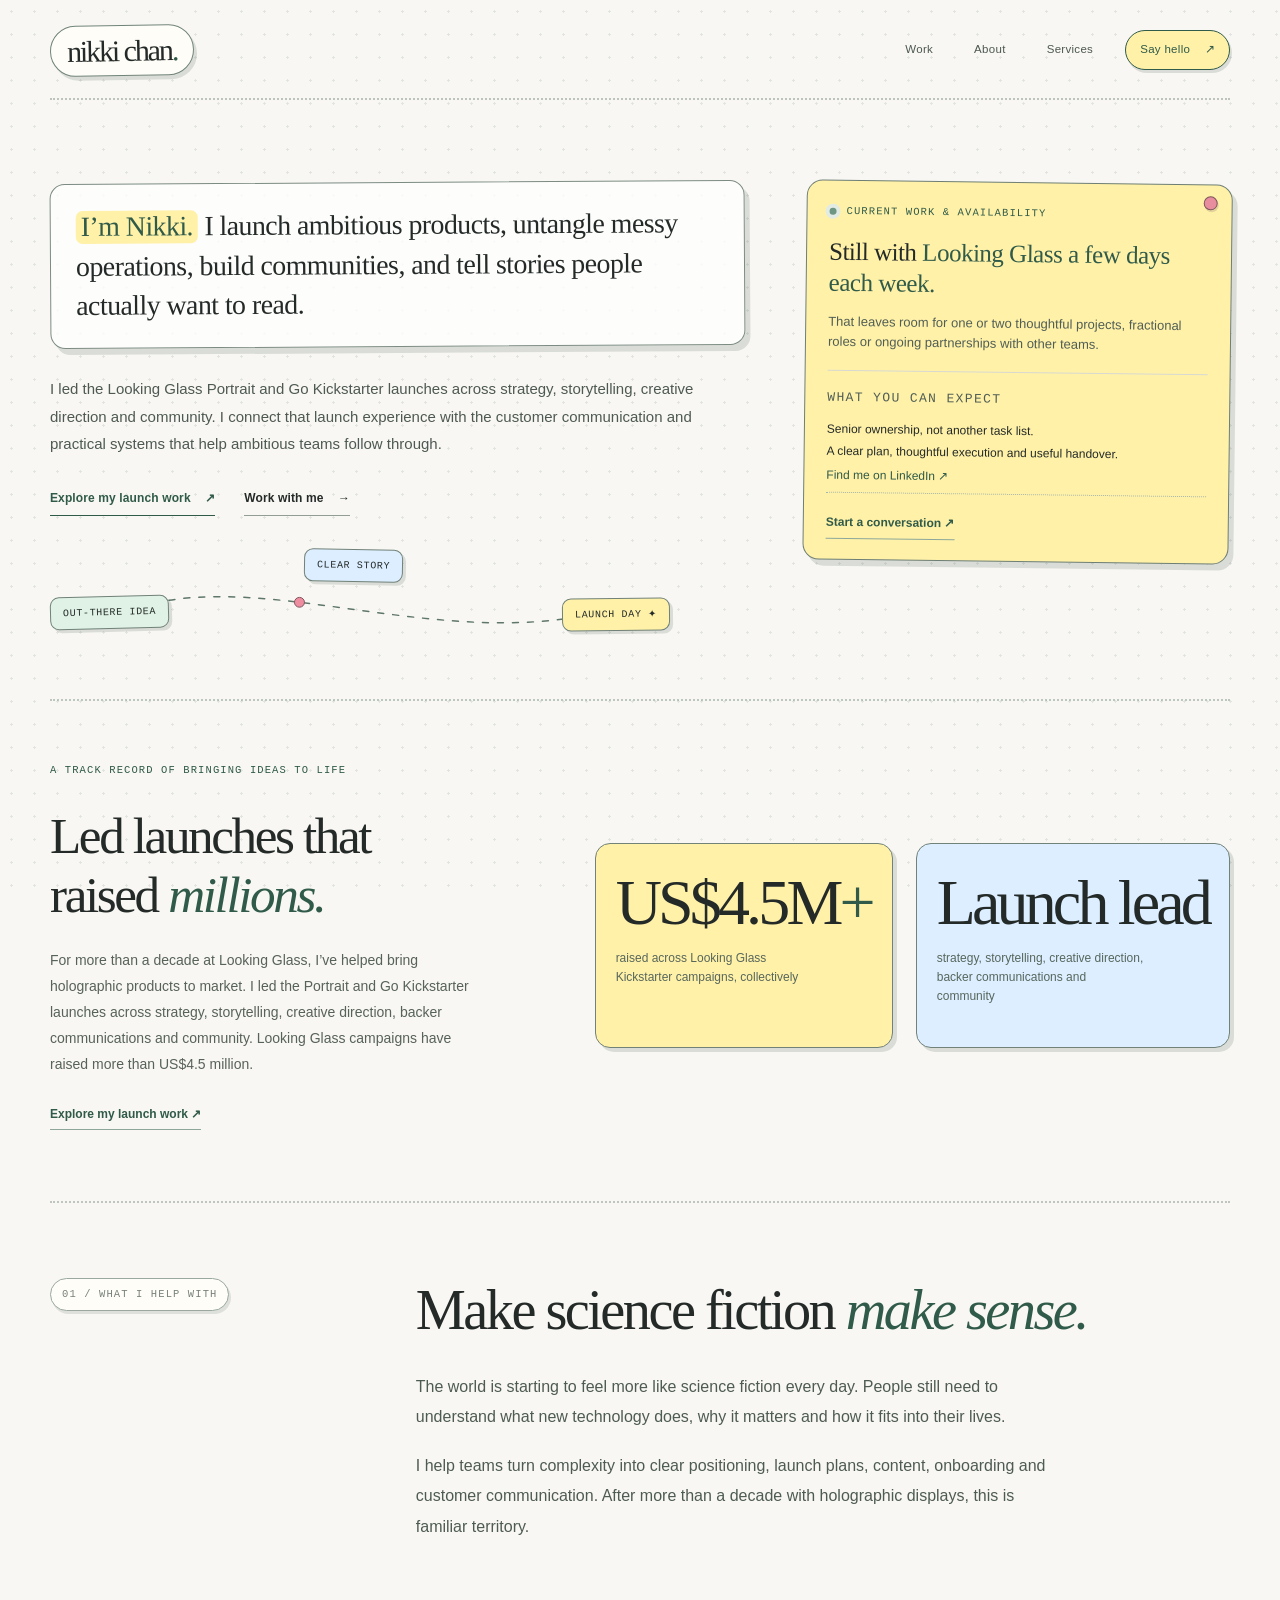
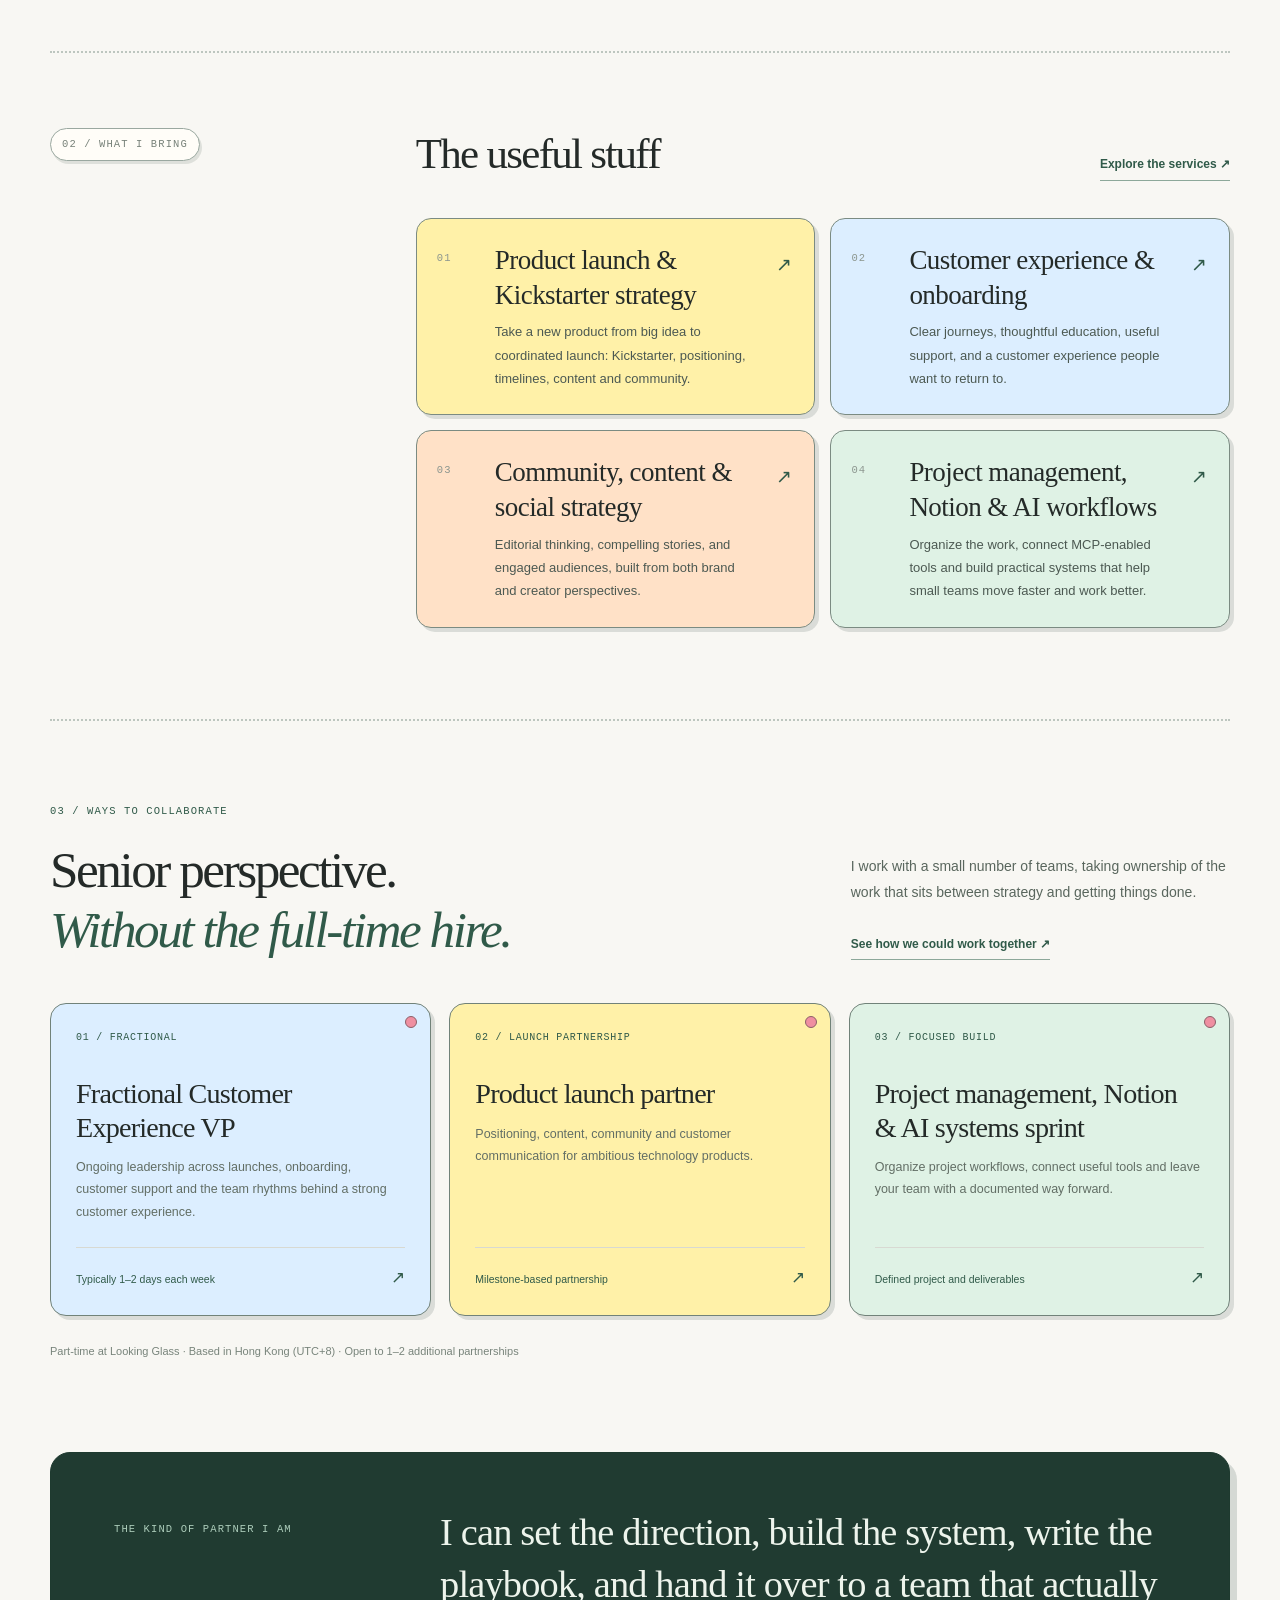
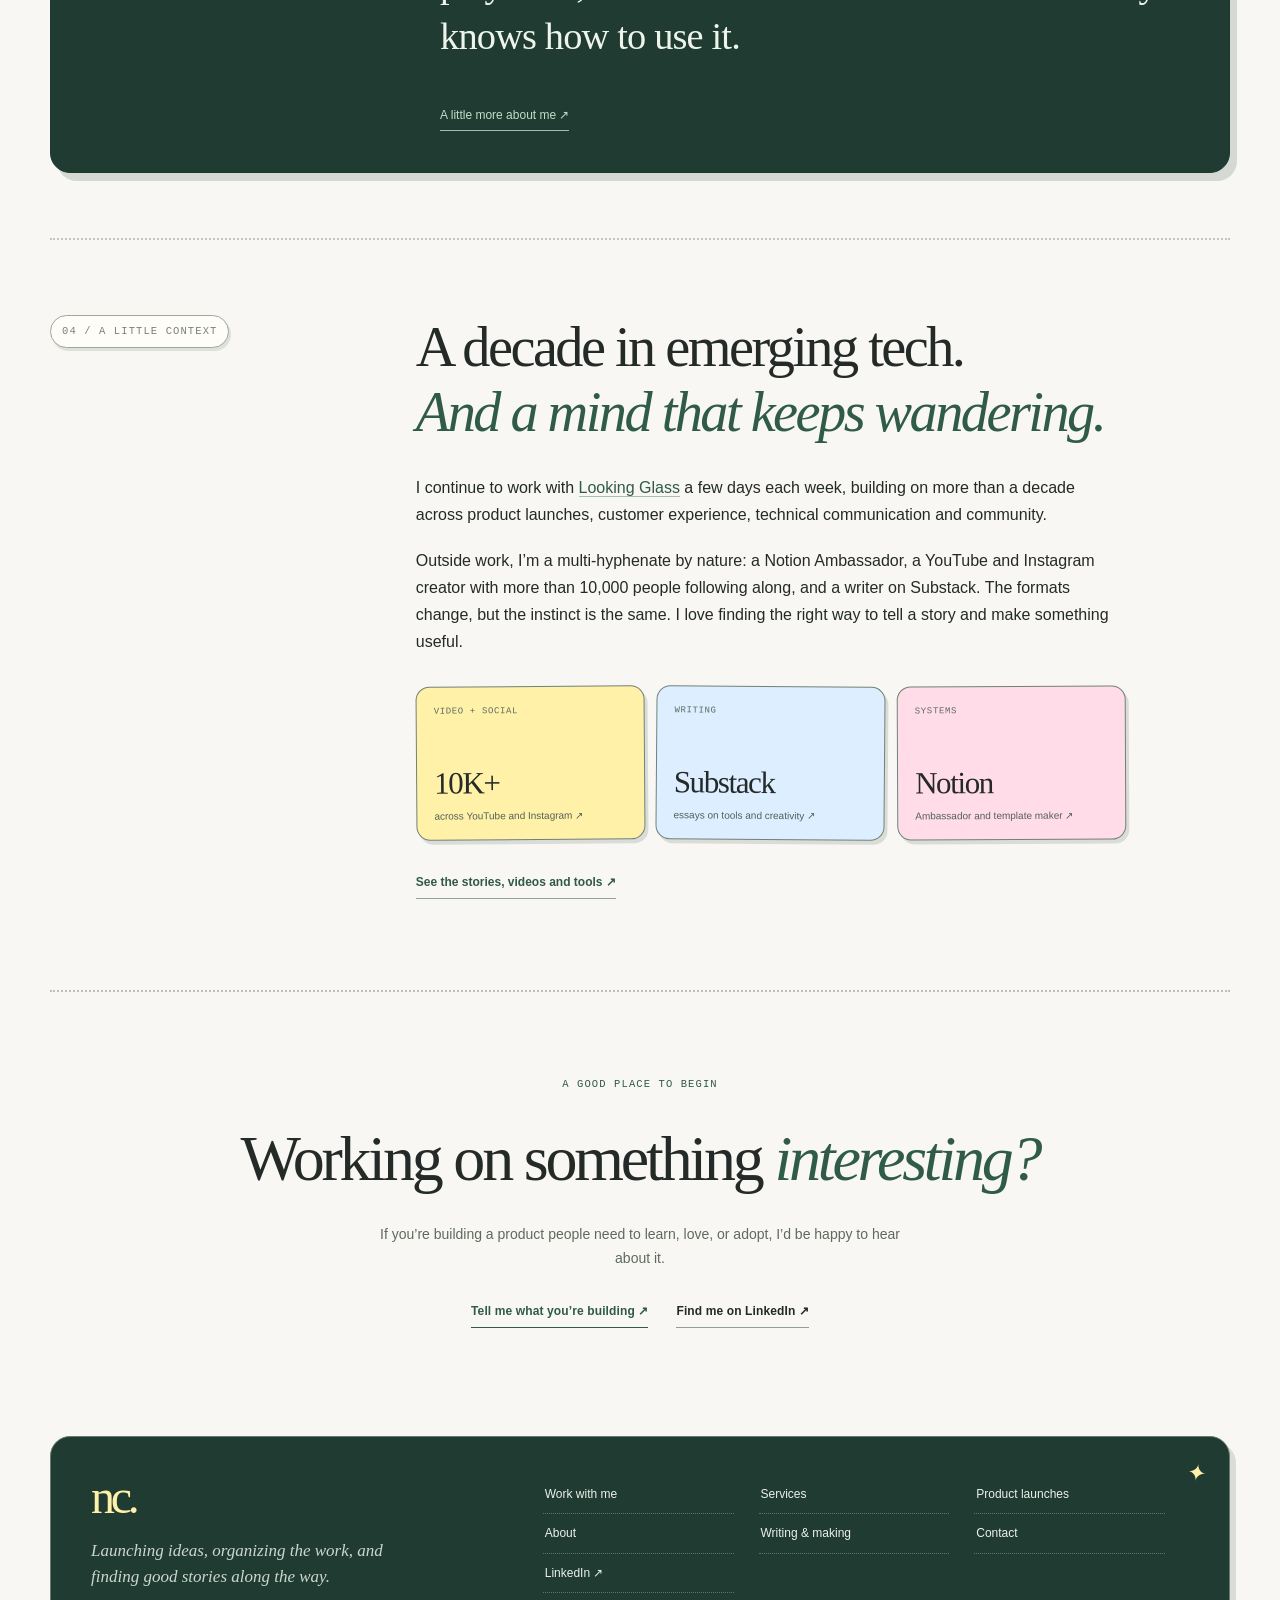
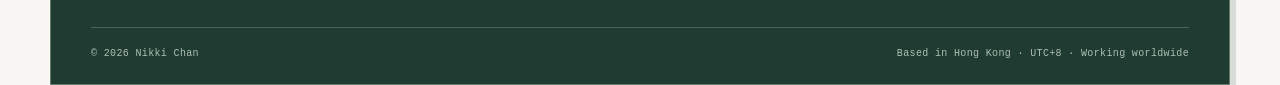
<file: index.html>
<!DOCTYPE html>

<html lang="en"><head><meta charset="utf-8"/><meta content="width=device-width,initial-scale=1" name="viewport"/>
<title>Nikki Chan | Product Launch &amp; Kickstarter Consultant</title><meta content="Product launch and Kickstarter consultant for technology and hardware teams. Nikki Chan led Looking Glass Portrait and Go. Based in Hong Kong, working worldwide." name="description"/>
<meta content="index, follow, max-image-preview:large" name="robots"/><link href="https://nikki.garden/" rel="canonical"/>
<meta content="website" property="og:type"/><meta content="en_HK" property="og:locale"/><meta content="Nikki Chan" property="og:site_name"/><meta content="Nikki Chan | Product Launch &amp; Kickstarter Consultant" property="og:title"/><meta content="Product launch and Kickstarter consultant for technology and hardware teams. Nikki Chan led Looking Glass Portrait and Go. Based in Hong Kong, working worldwide." property="og:description"/><meta content="https://nikki.garden/" property="og:url"/><meta content="https://nikki.garden/assets/og-card.png" property="og:image"/><meta content="1200" property="og:image:width"/><meta content="630" property="og:image:height"/>
<meta content="summary_large_image" name="twitter:card"/><meta content="Nikki Chan | Product Launch &amp; Kickstarter Consultant" name="twitter:title"/><meta content="Product launch and Kickstarter consultant for technology and hardware teams. Nikki Chan led Looking Glass Portrait and Go. Based in Hong Kong, working worldwide." name="twitter:description"/><meta content="https://nikki.garden/assets/og-card.png" name="twitter:image"/>
<meta content="#f8f7f3" name="theme-color"/><link href="./assets/favicon.svg" rel="icon" type="image/svg+xml"/><link href="./assets/styles.css?v=20261107-12" rel="stylesheet"/>
<script type="application/ld+json">{"@context": "https://schema.org", "@type": "Person", "name": "Nikki Chan", "alternateName": "Nicole Chan", "jobTitle": "Part-time Looking Glass customer experience and technical writing leader; independent launch and operations consultant", "description": "Hong Kong-based launch and operations leader working part-time with Looking Glass and available for selected consulting and fractional partnerships. Notion Ambassador and independent creator.", "url": "https://nikki.garden/", "sameAs": ["https://www.linkedin.com/in/nikkichanlkg", "https://www.youtube.com/@nikkikaigi", "https://nikkic.substack.com/", "https://lookingglassfactory.com/about"], "worksFor": {"@type": "Organization", "name": "Looking Glass", "url": "https://lookingglassfactory.com"}, "homeLocation": {"@type": "Place", "name": "Hong Kong"}, "knowsAbout": ["Kickstarter launch strategy", "Project management", "Team operations", "Notion workspace design", "AI-assisted workflows", "Customer onboarding", "Customer experience", "Community strategy", "Social media strategy", "YouTube content creation", "Technical writing", "Editorial writing"], "hasOfferCatalog": {"@type": "OfferCatalog", "name": "Consulting and fractional leadership", "itemListElement": [{"@type": "OfferCatalog", "name": "Product launches and Kickstarter campaigns"}, {"@type": "OfferCatalog", "name": "Project management and team operations"}, {"@type": "OfferCatalog", "name": "Notion and AI-first systems"}, {"@type": "OfferCatalog", "name": "Customer experience, onboarding and support"}, {"@type": "OfferCatalog", "name": "Community, content and social strategy"}]}}</script></head><body><a class="skip" href="#main">Skip to content</a>
<div class="site-shell"><header class="site-header"><a aria-label="Nikki Chan, home" class="wordmark" href="./">nikki chan<span class="wordmark-dot">.</span></a><nav aria-label="Main navigation"><a href="./work/">Work</a><a href="./about/">About</a><a href="./services/">Services</a><a class="nav-contact" href="./contact/">Say hello <span aria-hidden="true">↗</span></a></nav></header><main id="main">
<section aria-labelledby="hero-title" class="hero creative-hero">
<div class="hero-main">
<h1 class="hero-introduction" id="hero-title"><span class="hero-name">I’m Nikki.</span> I launch ambitious products, untangle messy operations, build communities, and tell stories people actually want to read.</h1>
<p class="hero-intro">I led the Looking Glass Portrait and Go Kickstarter launches across strategy, storytelling, creative direction and community. I connect that launch experience with the customer communication and practical systems that help ambitious teams follow through.</p>
<div class="hero-actions"><a class="text-link primary-link" href="./launches/">Explore my launch work <span aria-hidden="true">↗</span></a><a class="text-link" href="./work-with-me/">Work with me <span aria-hidden="true">→</span></a></div>
<div aria-hidden="true" class="hero-journey">
<svg class="hero-journey-line" preserveAspectRatio="none" viewBox="0 0 620 120"><path class="journey-path" d="M62 72 C190 8 385 112 558 64"></path><circle class="journey-dot" cx="0" cy="0" r="5"><animateMotion dur="6s" path="M62 72 C190 8 385 112 558 64" repeatCount="indefinite"></animateMotion></circle></svg>
<span class="journey-card journey-idea">out-there idea</span><span class="journey-card journey-story">clear story</span><span class="journey-card journey-launch">launch day ✦</span>
</div>
</div>
<aside aria-label="Availability for fractional and project partnerships" class="hero-aside"><div class="availability"><div class="availability-kicker"><span aria-hidden="true" class="pulse"></span> Current work &amp; availability</div><p class="availability-line">Still with <strong>Looking Glass a few days each week.</strong></p><p>That leaves room for one or two thoughtful projects, fractional roles or ongoing partnerships with other teams.</p><div class="aside-rule"></div><p class="aside-label">What you can expect</p><div class="elsewhere-links"><span>Senior ownership, not another task list.</span><span>A clear plan, thoughtful execution and useful handover.</span><a href="https://www.linkedin.com/in/nikkichanlkg" rel="noopener noreferrer" target="_blank">Find me on LinkedIn ↗</a></div><a class="minor-link" href="./contact/">Start a conversation <span aria-hidden="true">↗</span></a></div><div class="margin-note">The interesting parts don’t fit on a CV.</div></aside>
</section><section aria-label="Product launch experience" class="launch-proof">
<div class="launch-proof-intro"><p class="eyebrow">A track record of bringing ideas to life</p><h2>Led launches that raised <em>millions.</em></h2><p>For more than a decade at Looking Glass, I’ve helped bring holographic products to market. I led the Portrait and Go Kickstarter launches across strategy, storytelling, creative direction, backer communications and community. Looking Glass campaigns have raised more than US$4.5 million.</p><a class="minor-link" href="./launches/">Explore my launch work <span aria-hidden="true">↗</span></a></div>
<div class="launch-proof-metrics"><div class="proof-metric"><span class="proof-number">US$4.5M<span class="proof-plus">+</span></span><span class="proof-label">raised across Looking Glass Kickstarter campaigns, collectively</span></div><div class="proof-metric"><span class="proof-number">Launch lead</span><span class="proof-label">strategy, storytelling, creative direction, backer communications and community</span></div></div>
</section>
<section aria-labelledby="why-title" class="section intro-section"><div class="section-marker">01 / What I help with</div><div class="section-content narrow"><h2 class="statement" id="why-title">Make science fiction <em>make sense.</em></h2><p>The world is starting to feel more like science fiction every day. People still need to understand what new technology does, why it matters and how it fits into their lives.</p><p>I help teams turn complexity into clear positioning, launch plans, content, onboarding and customer communication. After more than a decade with holographic displays, this is familiar territory.</p></div></section>
<section aria-labelledby="services-title" class="section"><div class="section-marker">02 / What I bring</div><div class="section-content"><div class="section-heading"><h2 id="services-title">The useful stuff</h2><a class="minor-link" href="./services/">Explore the services ↗</a></div>
<div class="service-list">
<a class="service-item" href="./launches/"><span class="num">01</span><div><h3>Product launch &amp; Kickstarter strategy</h3><p>Take a new product from big idea to coordinated launch: Kickstarter, positioning, timelines, content and community.</p></div><span aria-hidden="true" class="service-arrow">↗</span></a>
<a class="service-item" href="./services/#cx"><span class="num">02</span><div><h3>Customer experience &amp; onboarding</h3><p>Clear journeys, thoughtful education, useful support, and a customer experience people want to return to.</p></div><span aria-hidden="true" class="service-arrow">↗</span></a>
<a class="service-item" href="./services/#content"><span class="num">03</span><div><h3>Community, content &amp; social strategy</h3><p>Editorial thinking, compelling stories, and engaged audiences, built from both brand and creator perspectives.</p></div><span aria-hidden="true" class="service-arrow">↗</span></a>
<a class="service-item" href="./services/#operations"><span class="num">04</span><div><h3>Project management, Notion &amp; AI workflows</h3><p>Organize the work, connect MCP-enabled tools and build practical systems that help small teams move faster and work better.</p></div><span aria-hidden="true" class="service-arrow">↗</span></a></div></div></section>
<section aria-labelledby="work-models-title" class="engagement-home" id="working-together">
<div class="engagement-home-heading"><div><p class="eyebrow">03 / Ways to collaborate</p><h2 id="work-models-title">Senior perspective.<br/><em>Without the full-time hire.</em></h2></div>
<div class="engagement-home-lede"><p>I work with a small number of teams, taking ownership of the work that sits between strategy and getting things done.</p><a class="minor-link" href="./work-with-me/">See how we could work together ↗</a></div></div>
<div class="engagement-mini-grid">
<a class="engagement-mini" href="./work-with-me/#fractional"><span class="mini-num">01 / FRACTIONAL</span><h3>Fractional Customer Experience VP</h3><p>Ongoing leadership across launches, onboarding, customer support and the team rhythms behind a strong customer experience.</p><span class="mini-meta">Typically 1–2 days each week <span aria-hidden="true">↗</span></span></a>
<a class="engagement-mini" href="./work-with-me/#launch"><span class="mini-num">02 / LAUNCH PARTNERSHIP</span><h3>Product launch partner</h3><p>Positioning, content, community and customer communication for ambitious technology products.</p><span class="mini-meta">Milestone-based partnership <span aria-hidden="true">↗</span></span></a>
<a class="engagement-mini" href="./work-with-me/#sprint"><span class="mini-num">03 / FOCUSED BUILD</span><h3>Project management, Notion &amp; AI systems sprint</h3><p>Organize project workflows, connect useful tools and leave your team with a documented way forward.</p><span class="mini-meta">Defined project and deliverables <span aria-hidden="true">↗</span></span></a>
</div>
<p class="engagement-footnote">Part-time at Looking Glass · Based in Hong Kong (UTC+8) · Open to 1–2 additional partnerships</p>
</section><section class="feature-band"><span class="feature-label">The kind of partner I am</span><p>I can set the direction, build the system, write the playbook, and hand it over to a team that actually knows how to use it.</p><a href="./about/">A little more about me ↗</a></section>
<section aria-labelledby="context-title" class="section"><div class="section-marker">04 / A little context</div><div class="section-content narrow"><h2 class="statement" id="context-title">A decade in emerging tech.<br/><em>And a mind that keeps wandering.</em></h2><p>I continue to work with <a class="inline-link" href="https://lookingglassfactory.com/" rel="noopener noreferrer" target="_blank">Looking Glass</a> a few days each week, building on more than a decade across product launches, customer experience, technical communication and community.</p><p>Outside work, I’m a multi-hyphenate by nature: a Notion Ambassador, a YouTube and Instagram creator with more than 10,000 people following along, and a writer on Substack. The formats change, but the instinct is the same. I love finding the right way to tell a story and make something useful.</p><div aria-label="Creative work and audience" class="creator-proof-grid"><a class="creator-proof" href="https://www.youtube.com/@nikkikaigi" rel="noopener noreferrer" target="_blank"><span class="creator-proof-kicker">Video + social</span><strong>10K+</strong><small>across YouTube and Instagram ↗</small></a><a class="creator-proof" href="https://nikkic.substack.com/" rel="noopener noreferrer" target="_blank"><span class="creator-proof-kicker">Writing</span><strong>Substack</strong><small>essays on tools and creativity ↗</small></a><a class="creator-proof" href="https://nikkiccccc.gumroad.com/l/HyperCardOSNotionTemplate" rel="noopener noreferrer" target="_blank"><span class="creator-proof-kicker">Systems</span><strong>Notion</strong><small>Ambassador and template maker ↗</small></a></div><a class="minor-link" href="./writing/">See the stories, videos and tools ↗</a></div></section>
<section aria-labelledby="cta-title" class="last-cta"><p class="eyebrow">A good place to begin</p><h2 id="cta-title">Working on something <em>interesting?</em></h2><p>If you’re building a product people need to learn, love, or adopt, I’d be happy to hear about it.</p><div class="cta-links"><a class="primary-link text-link" href="./contact/">Tell me what you’re building ↗</a><a class="text-link" href="https://www.linkedin.com/in/nikkichanlkg" rel="noopener noreferrer" target="_blank">Find me on LinkedIn ↗</a></div></section>
</main>
<footer class="site-footer"><div><a class="footer-mark" href="./">nc.</a><p>Launching ideas, organizing the work, and finding good stories along the way.</p></div>
<div class="footer-links"><a href="./work-with-me/">Work with me</a><a href="./services/">Services</a><a href="./launches/">Product launches</a><a href="./about/">About</a><a href="./writing/">Writing &amp; making</a><a href="./contact/">Contact</a><a href="https://www.linkedin.com/in/nikkichanlkg" rel="me noopener noreferrer" target="_blank">LinkedIn ↗</a></div>
<div class="footer-bottom"><span>© <span id="year">2026</span> Nikki Chan</span><span>Based in Hong Kong · UTC+8 · Working worldwide</span></div></footer></div>
<script defer="" src="./assets/site.js"></script></body></html>
</file>
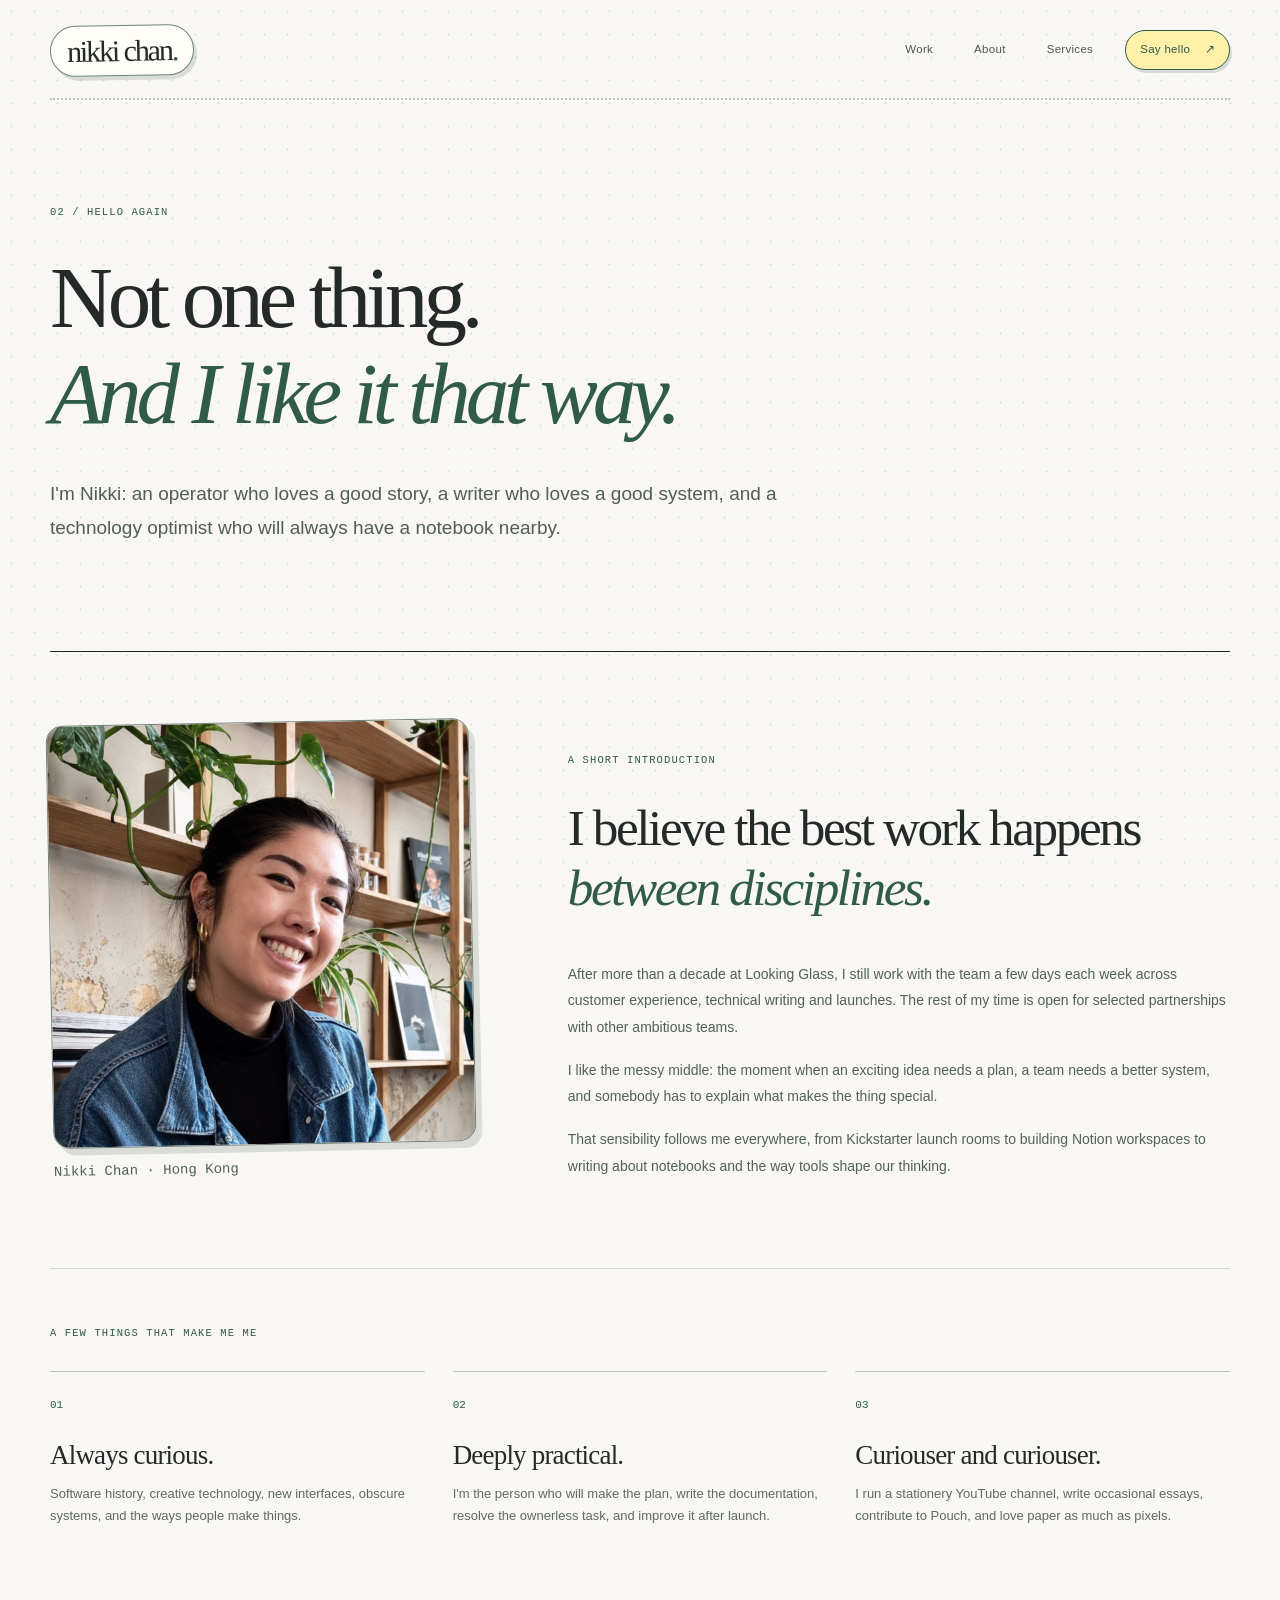
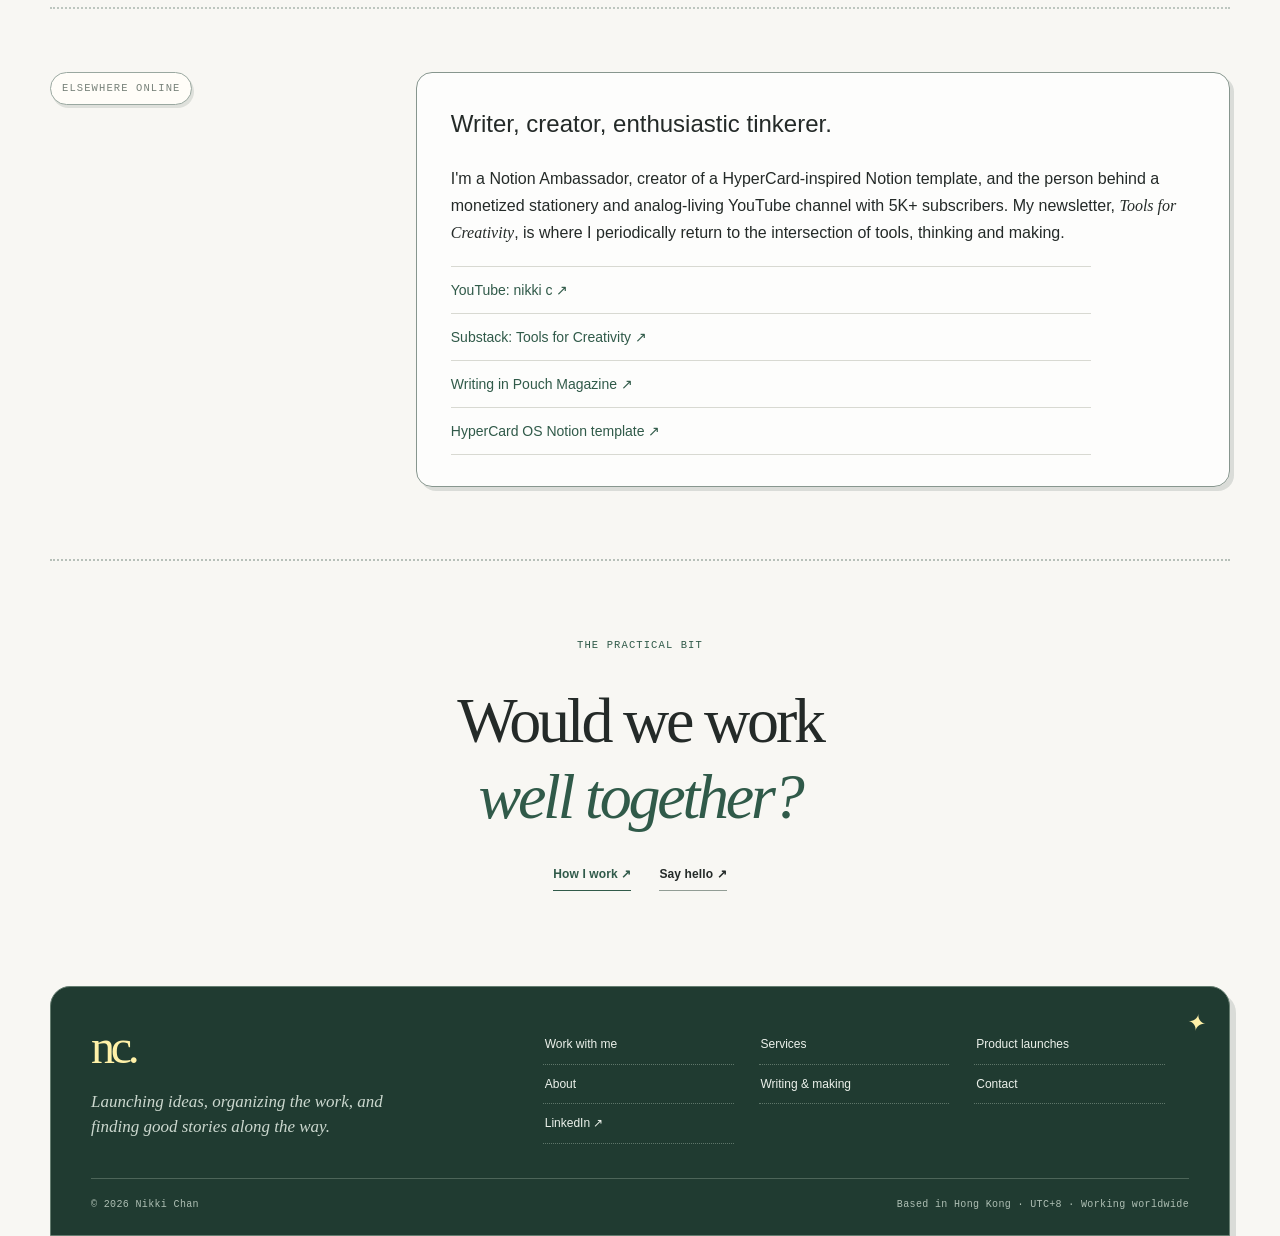
<file: about/index.html>
<!DOCTYPE html>

<html lang="en"><head><meta charset="utf-8"/><meta content="width=device-width,initial-scale=1" name="viewport"/>
<title>About Nikki Chan | Launch Leader, Writer, Notion Ambassador &amp; Creator</title><meta content="Meet Nikki Chan: a Hong Kong-based launch and customer experience leader working with Looking Glass a few days each week and open to selected new projects." name="description"/>
<meta content="index, follow, max-image-preview:large" name="robots"/><link href="https://nikki.garden/about/" rel="canonical"/>
<meta content="website" property="og:type"/><meta content="en_HK" property="og:locale"/><meta content="Nikki Chan" property="og:site_name"/><meta content="About Nikki Chan | Launch Leader, Writer, Notion Ambassador &amp; Creator" property="og:title"/><meta content="Meet Nikki Chan: a Hong Kong-based launch and customer experience leader working with Looking Glass a few days each week and open to selected new projects." property="og:description"/><meta content="https://nikki.garden/about/" property="og:url"/><meta content="https://nikki.garden/assets/og-card.png" property="og:image"/><meta content="1200" property="og:image:width"/><meta content="630" property="og:image:height"/>
<meta content="summary_large_image" name="twitter:card"/><meta content="About Nikki Chan | Launch Leader, Writer, Notion Ambassador &amp; Creator" name="twitter:title"/><meta content="Meet Nikki Chan: a Hong Kong-based launch and customer experience leader working with Looking Glass a few days each week and open to selected new projects." name="twitter:description"/><meta content="https://nikki.garden/assets/og-card.png" name="twitter:image"/>
<meta content="#f8f7f3" name="theme-color"/><link href="../assets/favicon.svg" rel="icon" type="image/svg+xml"/><link href="../assets/styles.css?v=20261107-11" rel="stylesheet"/>
<script type="application/ld+json">{"@context": "https://schema.org", "@type": "Person", "name": "Nikki Chan", "alternateName": "Nicole Chan", "jobTitle": "Part-time Looking Glass customer experience and technical writing leader; independent launch and operations consultant", "description": "Hong Kong-based launch and operations leader working part-time with Looking Glass and available for selected consulting and fractional partnerships. Notion Ambassador and independent creator.", "url": "https://nikki.garden/", "sameAs": ["https://www.linkedin.com/in/nikkichanlkg", "https://www.youtube.com/@nikkikaigi", "https://nikkic.substack.com/", "https://lookingglassfactory.com/about"], "worksFor": {"@type": "Organization", "name": "Looking Glass", "url": "https://lookingglassfactory.com"}, "homeLocation": {"@type": "Place", "name": "Hong Kong"}, "knowsAbout": ["Kickstarter launch strategy", "Project management", "Team operations", "Notion workspace design", "AI-assisted workflows", "Customer onboarding", "Customer experience", "Community strategy", "Social media strategy", "YouTube content creation", "Technical writing", "Editorial writing"], "hasOfferCatalog": {"@type": "OfferCatalog", "name": "Consulting and fractional leadership", "itemListElement": [{"@type": "OfferCatalog", "name": "Product launches and Kickstarter campaigns"}, {"@type": "OfferCatalog", "name": "Project management and team operations"}, {"@type": "OfferCatalog", "name": "Notion and AI-first systems"}, {"@type": "OfferCatalog", "name": "Customer experience, onboarding and support"}, {"@type": "OfferCatalog", "name": "Community, content and social strategy"}]}}</script></head><body><a class="skip" href="#main">Skip to content</a>
<div class="site-shell"><header class="site-header"><a aria-label="Nikki Chan, home" class="wordmark" href="../">nikki chan<span class="wordmark-dot">.</span></a><nav aria-label="Main navigation"><a href="../work/">Work</a><a href="../about/">About</a><a href="../services/">Services</a><a class="nav-contact" href="../contact/">Say hello <span aria-hidden="true">↗</span></a></nav></header><main id="main"><section class="page-hero about-page"><p class="eyebrow">02 / Hello again</p><h1>Not one thing.<br/><em>And I like it that way.</em></h1><p class="page-lede">I'm Nikki: an operator who loves a good story, a writer who loves a good system, and a technology optimist who will always have a notebook nearby.</p></section>
<section class="about-feature"><div class="about-portrait-frame"><img alt="Portrait of Nikki Chan" class="portrait-photo" height="1254" loading="lazy" src="../assets/portrait-hd.jpg" width="1254"/><p class="portrait-caption">Nikki Chan · Hong Kong</p></div><div class="about-feature-body"><p class="eyebrow">A short introduction</p><h2>I believe the best work happens <em>between disciplines.</em></h2><p>After more than a decade at Looking Glass, I still work with the team a few days each week across customer experience, technical writing and launches. The rest of my time is open for selected partnerships with other ambitious teams.</p><p>I like the messy middle: the moment when an exciting idea needs a plan, a team needs a better system, and somebody has to explain what makes the thing special.</p><p>That sensibility follows me everywhere, from Kickstarter launch rooms to building Notion workspaces to writing about notebooks and the way tools shape our thinking.</p></div></section>
<section class="about-manifesto"><p class="eyebrow">A few things that make me me</p><div class="manifesto-grid"><div><span>01</span><h3>Always curious.</h3><p>Software history, creative technology, new interfaces, obscure systems, and the ways people make things.</p></div><div><span>02</span><h3>Deeply practical.</h3><p>I'm the person who will make the plan, write the documentation, resolve the ownerless task, and improve it after launch.</p></div><div><span>03</span><h3>Curiouser and curiouser.</h3><p>I run a stationery YouTube channel, write occasional essays, contribute to Pouch, and love paper as much as pixels.</p></div></div></section>
<section class="page-section"><div class="section-marker">Elsewhere online</div><div class="page-section-body"><h2>Writer, creator, enthusiastic tinkerer.</h2><p>I'm a Notion Ambassador, creator of a HyperCard-inspired Notion template, and the person behind a monetized stationery and analog-living YouTube channel with 5K+ subscribers. My newsletter, <em>Tools for Creativity</em>, is where I periodically return to the intersection of tools, thinking and making.</p><div class="external-link-list"><a href="https://www.youtube.com/@nikkikaigi" rel="noopener noreferrer" target="_blank">YouTube: nikki c ↗</a><a href="https://nikkic.substack.com/" rel="noopener noreferrer" target="_blank">Substack: Tools for Creativity ↗</a><a href="https://shop.pouchmagazine.com/b/digital-pouch-issue-3" rel="noopener noreferrer" target="_blank">Writing in Pouch Magazine ↗</a><a href="https://nikkiccccc.gumroad.com/l/HyperCardOSNotionTemplate" rel="noopener noreferrer" target="_blank">HyperCard OS Notion template ↗</a></div></div></section>
<section class="last-cta compact"><p class="eyebrow">The practical bit</p><h2>Would we work<br/><em>well together?</em></h2><div class="cta-links"><a class="text-link primary-link" href="../work-with-me/">How I work ↗</a><a class="text-link" href="../contact/">Say hello ↗</a></div></section></main>
<footer class="site-footer"><div><a class="footer-mark" href="../">nc.</a><p>Launching ideas, organizing the work, and finding good stories along the way.</p></div>
<div class="footer-links"><a href="../work-with-me/">Work with me</a><a href="../services/">Services</a><a href="../launches/">Product launches</a><a href="../about/">About</a><a href="../writing/">Writing &amp; making</a><a href="../contact/">Contact</a><a href="https://www.linkedin.com/in/nikkichanlkg" rel="me noopener noreferrer" target="_blank">LinkedIn ↗</a></div>
<div class="footer-bottom"><span>© <span id="year">2026</span> Nikki Chan</span><span>Based in Hong Kong · UTC+8 · Working worldwide</span></div></footer></div>
<script defer="" src="../assets/site.js"></script></body></html>
</file>
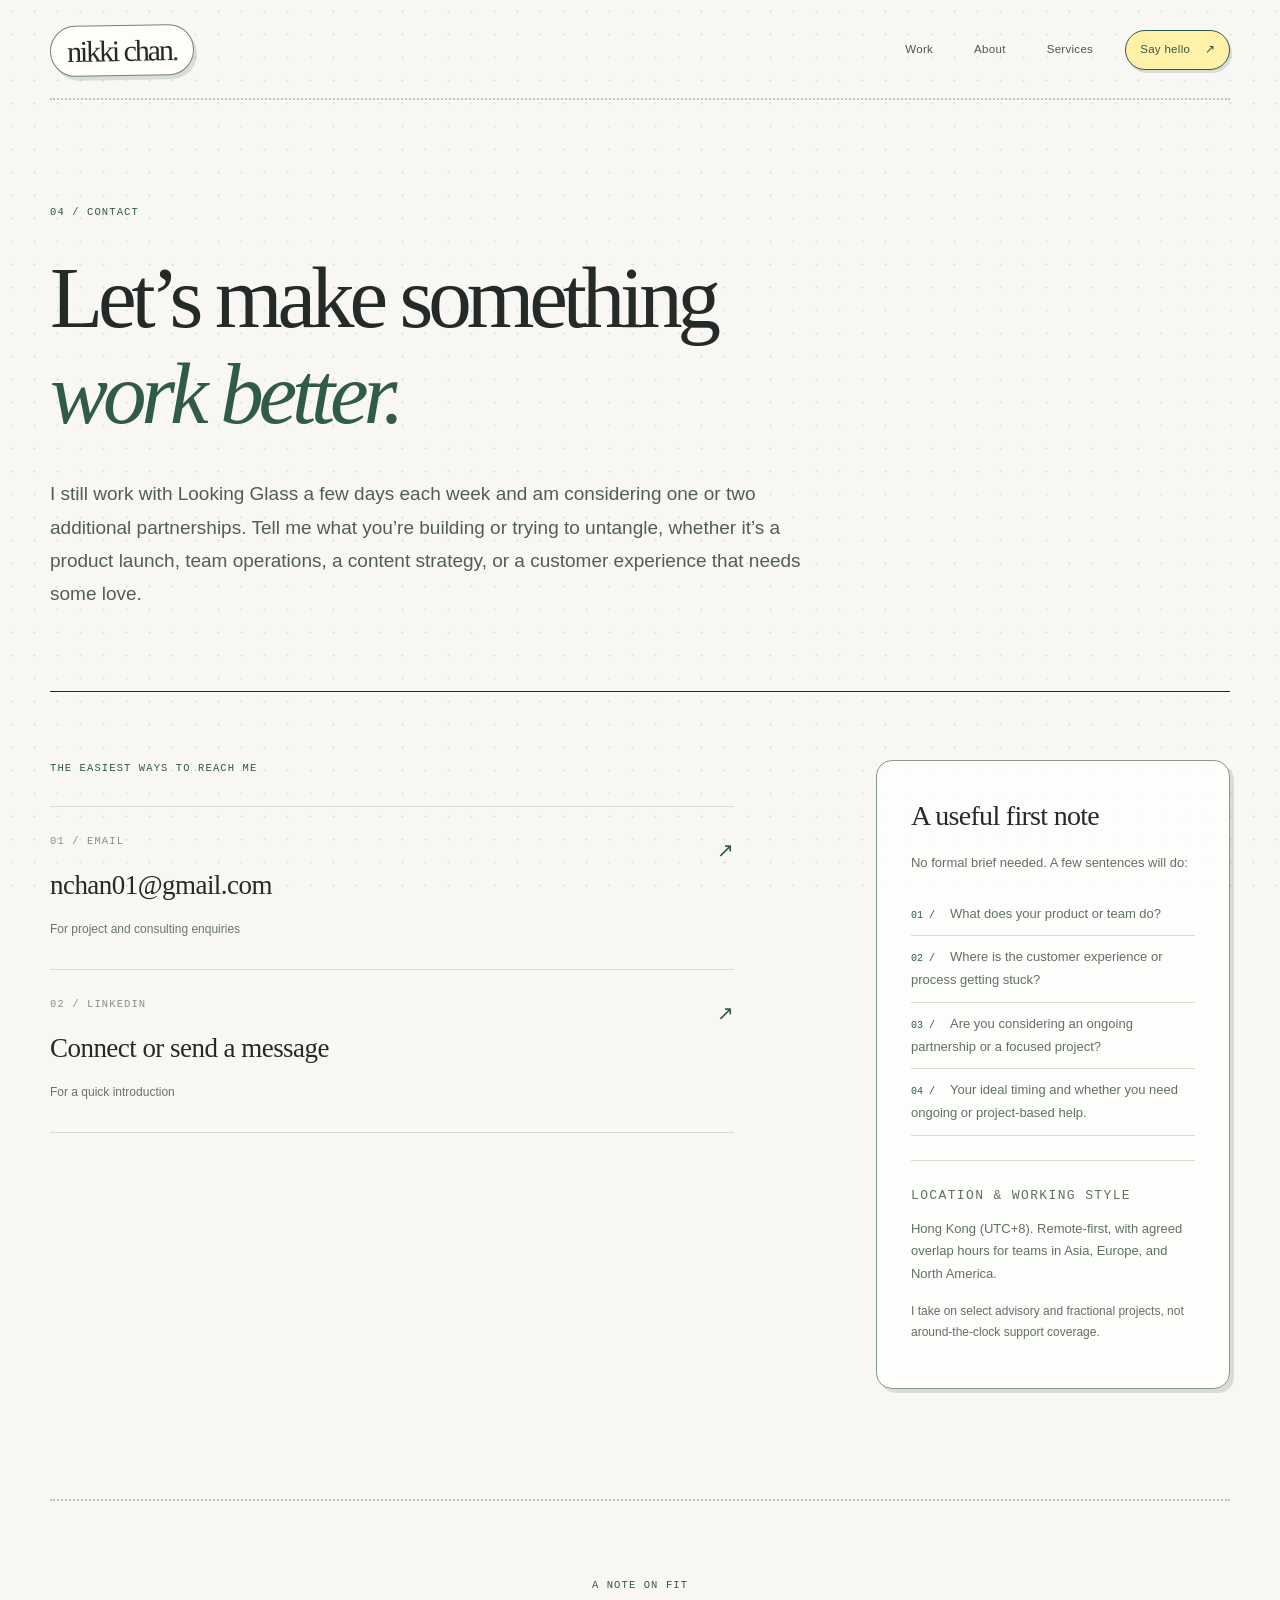
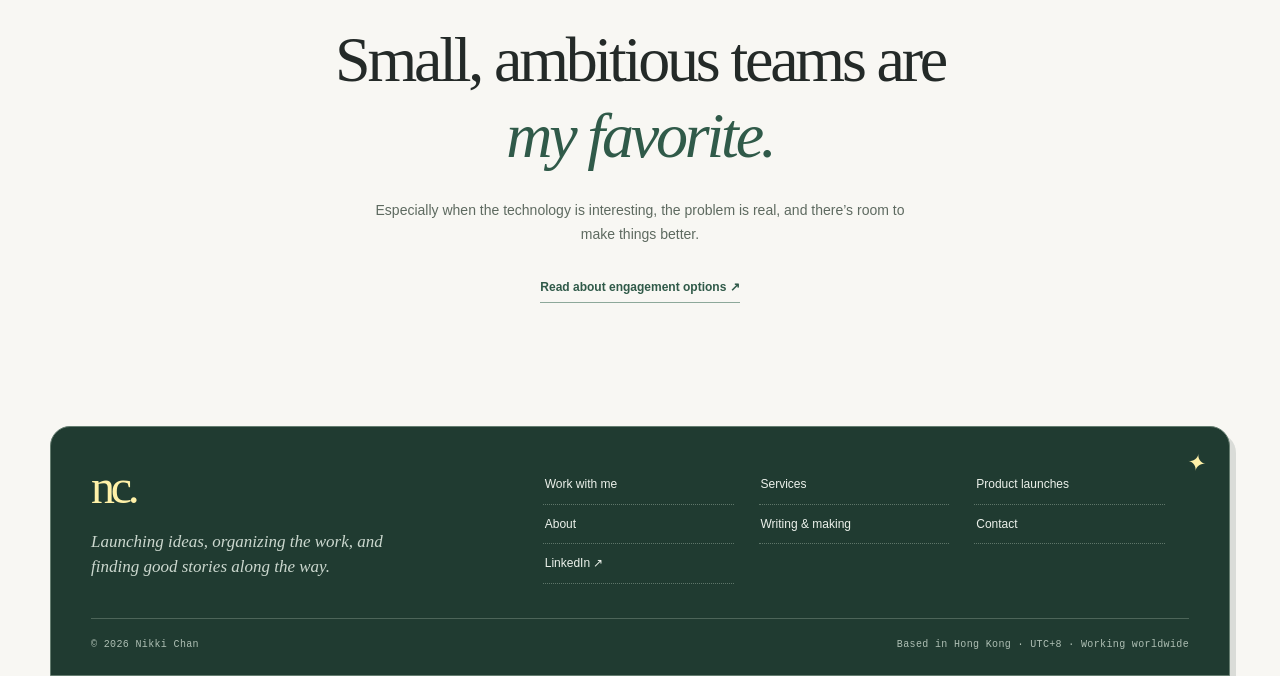
<file: contact/index.html>
<!DOCTYPE html>

<html lang="en"><head><meta charset="utf-8"/><meta content="width=device-width,initial-scale=1" name="viewport"/>
<title>Contact Nikki Chan | Launch &amp; Operations Consultant in Hong Kong</title><meta content="Contact Nikki Chan about selected fractional and project work. Nikki continues to work with Looking Glass a few days each week and has room for other partnerships." name="description"/>
<meta content="index, follow, max-image-preview:large" name="robots"/><link href="https://nikki.garden/contact/" rel="canonical"/>
<meta content="website" property="og:type"/><meta content="en_HK" property="og:locale"/><meta content="Nikki Chan" property="og:site_name"/><meta content="Contact Nikki Chan | Launch &amp; Operations Consultant in Hong Kong" property="og:title"/><meta content="Contact Nikki Chan about selected fractional and project work. Nikki continues to work with Looking Glass a few days each week and has room for other partnerships." property="og:description"/><meta content="https://nikki.garden/contact/" property="og:url"/><meta content="https://nikki.garden/assets/og-card.png" property="og:image"/><meta content="1200" property="og:image:width"/><meta content="630" property="og:image:height"/>
<meta content="summary_large_image" name="twitter:card"/><meta content="Contact Nikki Chan | Launch &amp; Operations Consultant in Hong Kong" name="twitter:title"/><meta content="Contact Nikki Chan about selected fractional and project work. Nikki continues to work with Looking Glass a few days each week and has room for other partnerships." name="twitter:description"/><meta content="https://nikki.garden/assets/og-card.png" name="twitter:image"/>
<meta content="#f8f7f3" name="theme-color"/><link href="../assets/favicon.svg" rel="icon" type="image/svg+xml"/><link href="../assets/styles.css?v=20261106-6" rel="stylesheet"/>
<script type="application/ld+json">{"@context": "https://schema.org", "@type": "Person", "name": "Nikki Chan", "alternateName": "Nicole Chan", "jobTitle": "Part-time Looking Glass customer experience and technical writing leader; independent launch and operations consultant", "description": "Hong Kong-based launch and operations leader working part-time with Looking Glass and available for selected consulting and fractional partnerships. Notion Ambassador and independent creator.", "url": "https://nikki.garden/", "sameAs": ["https://www.linkedin.com/in/nikkichanlkg", "https://www.youtube.com/@nikkikaigi", "https://nikkic.substack.com/", "https://lookingglassfactory.com/about"], "worksFor": {"@type": "Organization", "name": "Looking Glass", "url": "https://lookingglassfactory.com"}, "homeLocation": {"@type": "Place", "name": "Hong Kong"}, "knowsAbout": ["Kickstarter launch strategy", "Project management", "Team operations", "Notion workspace design", "AI-assisted workflows", "Customer onboarding", "Customer experience", "Community strategy", "Social media strategy", "YouTube content creation", "Technical writing", "Editorial writing"], "hasOfferCatalog": {"@type": "OfferCatalog", "name": "Consulting and fractional leadership", "itemListElement": [{"@type": "OfferCatalog", "name": "Product launches and Kickstarter campaigns"}, {"@type": "OfferCatalog", "name": "Project management and team operations"}, {"@type": "OfferCatalog", "name": "Notion and AI-first systems"}, {"@type": "OfferCatalog", "name": "Customer experience, onboarding and support"}, {"@type": "OfferCatalog", "name": "Community, content and social strategy"}]}}</script></head><body><a class="skip" href="#main">Skip to content</a>
<div class="site-shell"><header class="site-header"><a aria-label="Nikki Chan, home" class="wordmark" href="../">nikki chan<span class="wordmark-dot">.</span></a><nav aria-label="Main navigation"><a href="../work/">Work</a><a href="../about/">About</a><a href="../services/">Services</a><a class="nav-contact" href="../contact/">Say hello <span aria-hidden="true">↗</span></a></nav></header><main id="main"><section class="page-hero contact-hero"><p class="eyebrow">04 / Contact</p><h1>Let’s make something<br/><em>work better.</em></h1><p class="page-lede">I still work with Looking Glass a few days each week and am considering one or two additional partnerships. Tell me what you’re building or trying to untangle, whether it’s a product launch, team operations, a content strategy, or a customer experience that needs some love.</p></section>
<section class="contact-grid"><div><p class="eyebrow">The easiest ways to reach me</p><a class="contact-method" href="mailto:nchan01@gmail.com" id="email-link"><span><span class="contact-label">01 / Email</span><strong id="contact-email">nchan01@gmail.com</strong><small>For project and consulting enquiries</small></span><span aria-hidden="true" class="contact-arrow">↗</span></a><a class="contact-method" href="https://www.linkedin.com/in/nikkichanlkg" rel="noopener noreferrer" target="_blank"><span><span class="contact-label">02 / LinkedIn</span><strong>Connect or send a message</strong><small>For a quick introduction</small></span><span aria-hidden="true" class="contact-arrow">↗</span></a></div>
<aside class="contact-note"><h2>A useful first note</h2><p>No formal brief needed. A few sentences will do:</p><ol><li>What does your product or team do?</li><li>Where is the customer experience or process getting stuck?</li><li>Are you considering an ongoing partnership or a focused project?</li><li>Your ideal timing and whether you need ongoing or project-based help.</li></ol><div class="aside-rule"></div><p class="aside-label">Location &amp; working style</p><p>Hong Kong (UTC+8). Remote-first, with agreed overlap hours for teams in Asia, Europe, and North America.</p><p class="contact-small">I take on select advisory and fractional projects, not around-the-clock support coverage.</p></aside></section>
<section class="last-cta compact"><p class="eyebrow">A note on fit</p><h2>Small, ambitious teams are<br/><em>my favorite.</em></h2><p>Especially when the technology is interesting, the problem is real, and there’s room to make things better.</p><p><a class="minor-link" href="../work-with-me/">Read about engagement options ↗</a></p></section></main>
<footer class="site-footer"><div><a class="footer-mark" href="../">nc.</a><p>Launching ideas, organizing the work, and finding good stories along the way.</p></div>
<div class="footer-links"><a href="../work-with-me/">Work with me</a><a href="../services/">Services</a><a href="../launches/">Product launches</a><a href="../about/">About</a><a href="../writing/">Writing &amp; making</a><a href="../contact/">Contact</a><a href="https://www.linkedin.com/in/nikkichanlkg" rel="me noopener noreferrer" target="_blank">LinkedIn ↗</a></div>
<div class="footer-bottom"><span>© <span id="year">2026</span> Nikki Chan</span><span>Based in Hong Kong · UTC+8 · Working worldwide</span></div></footer></div>
<script defer="" src="../assets/site.js"></script></body></html>
</file>
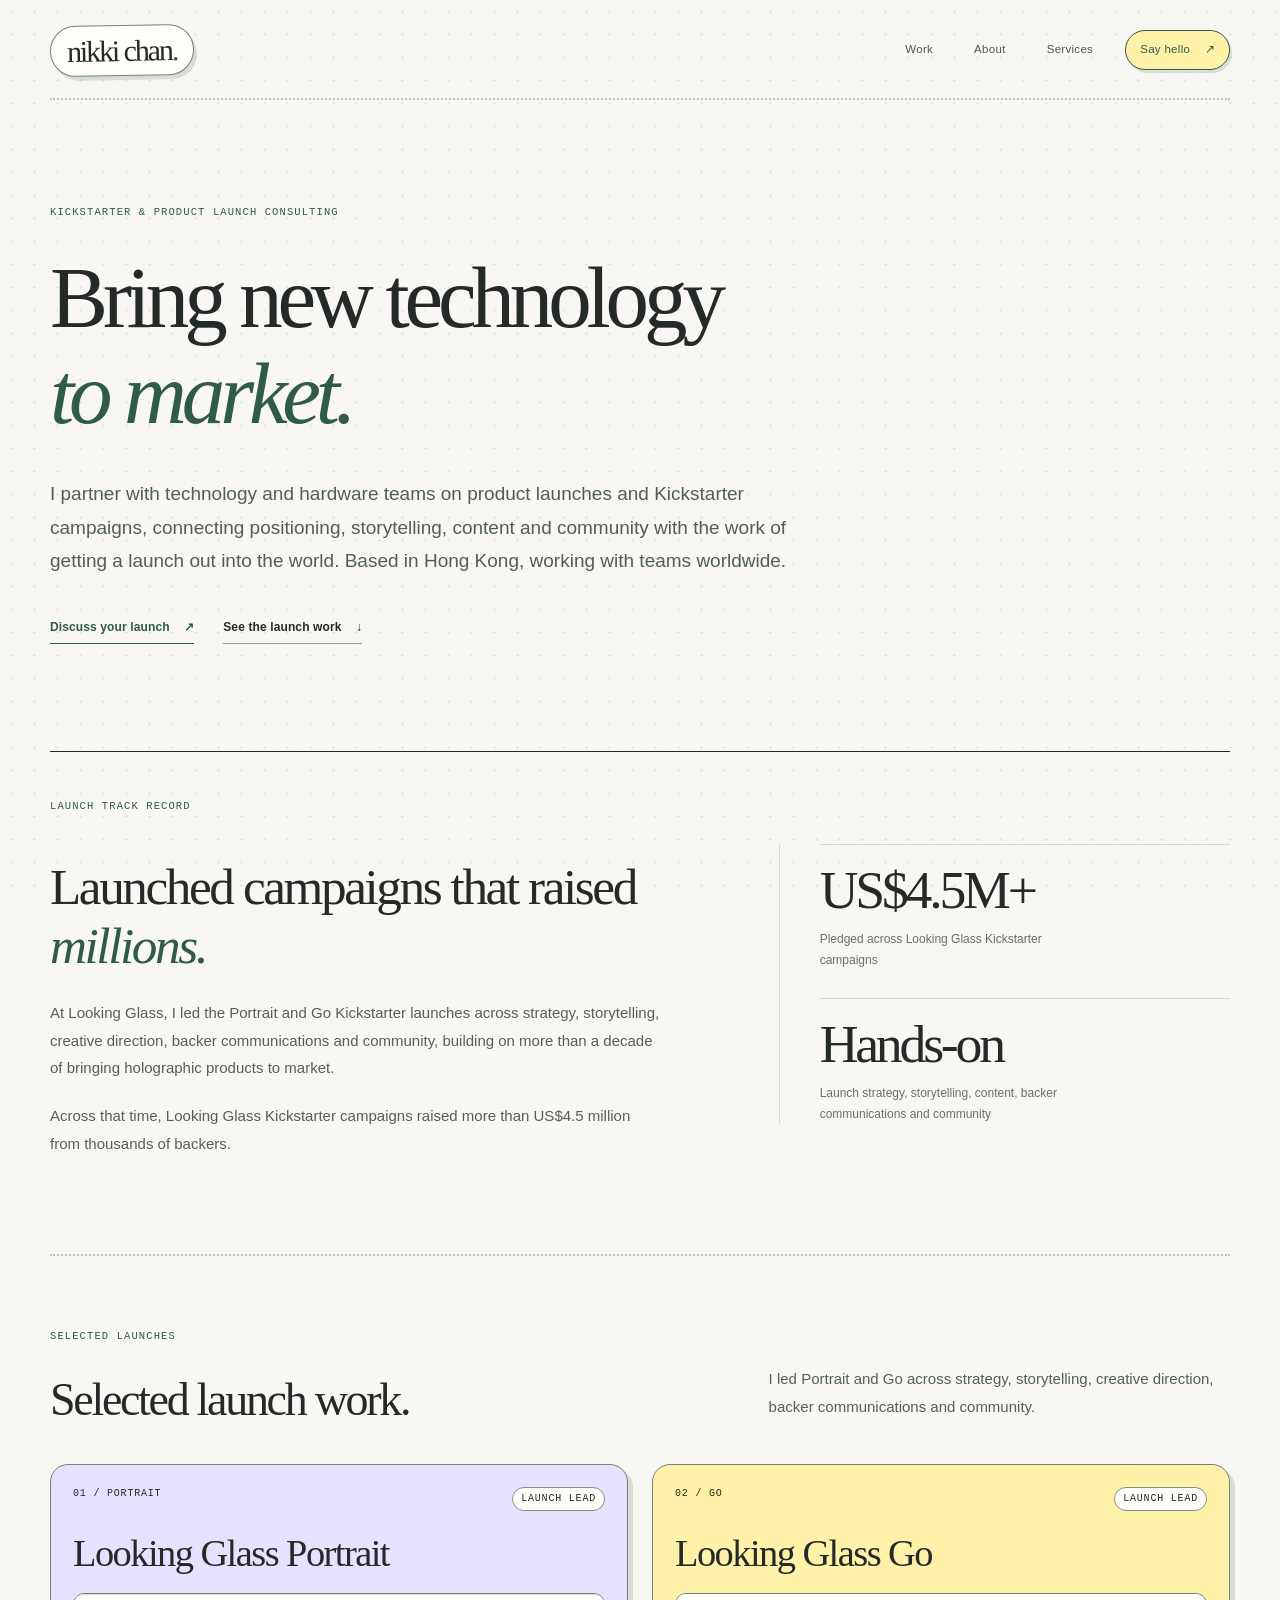
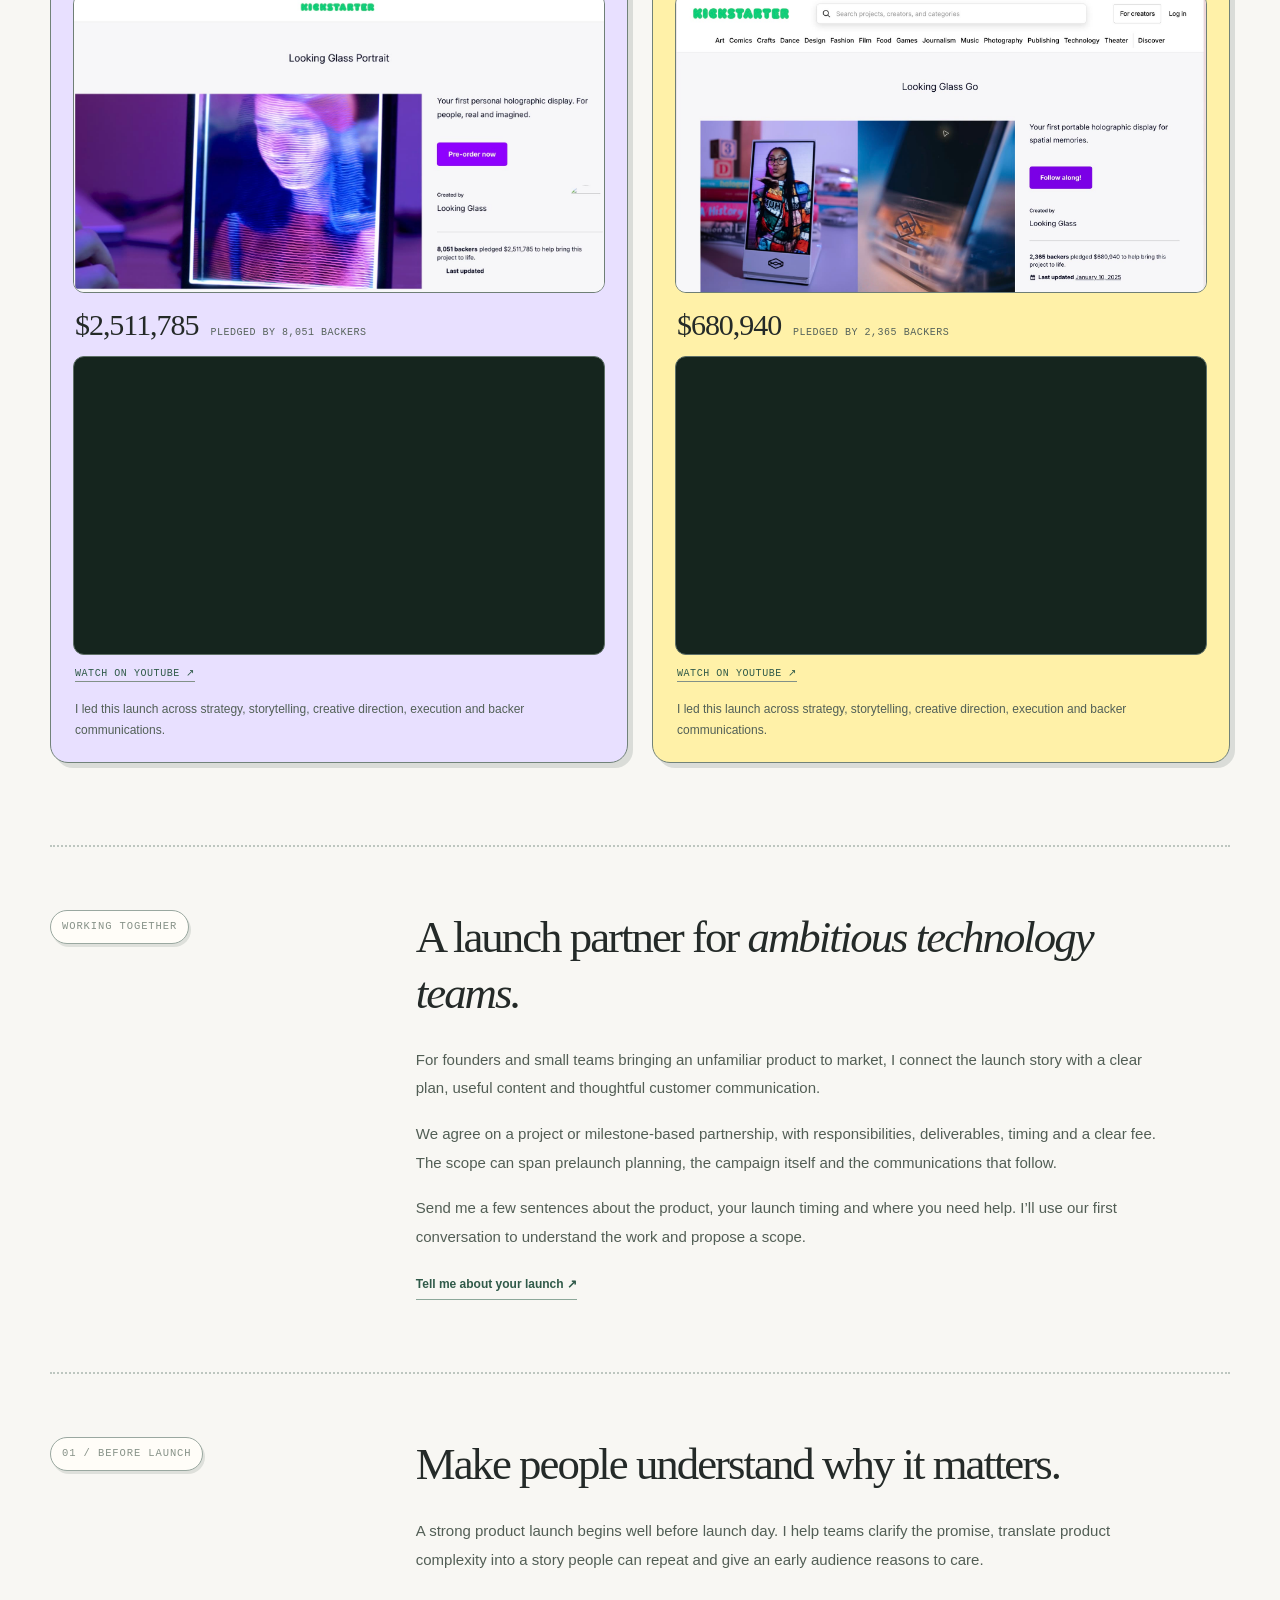
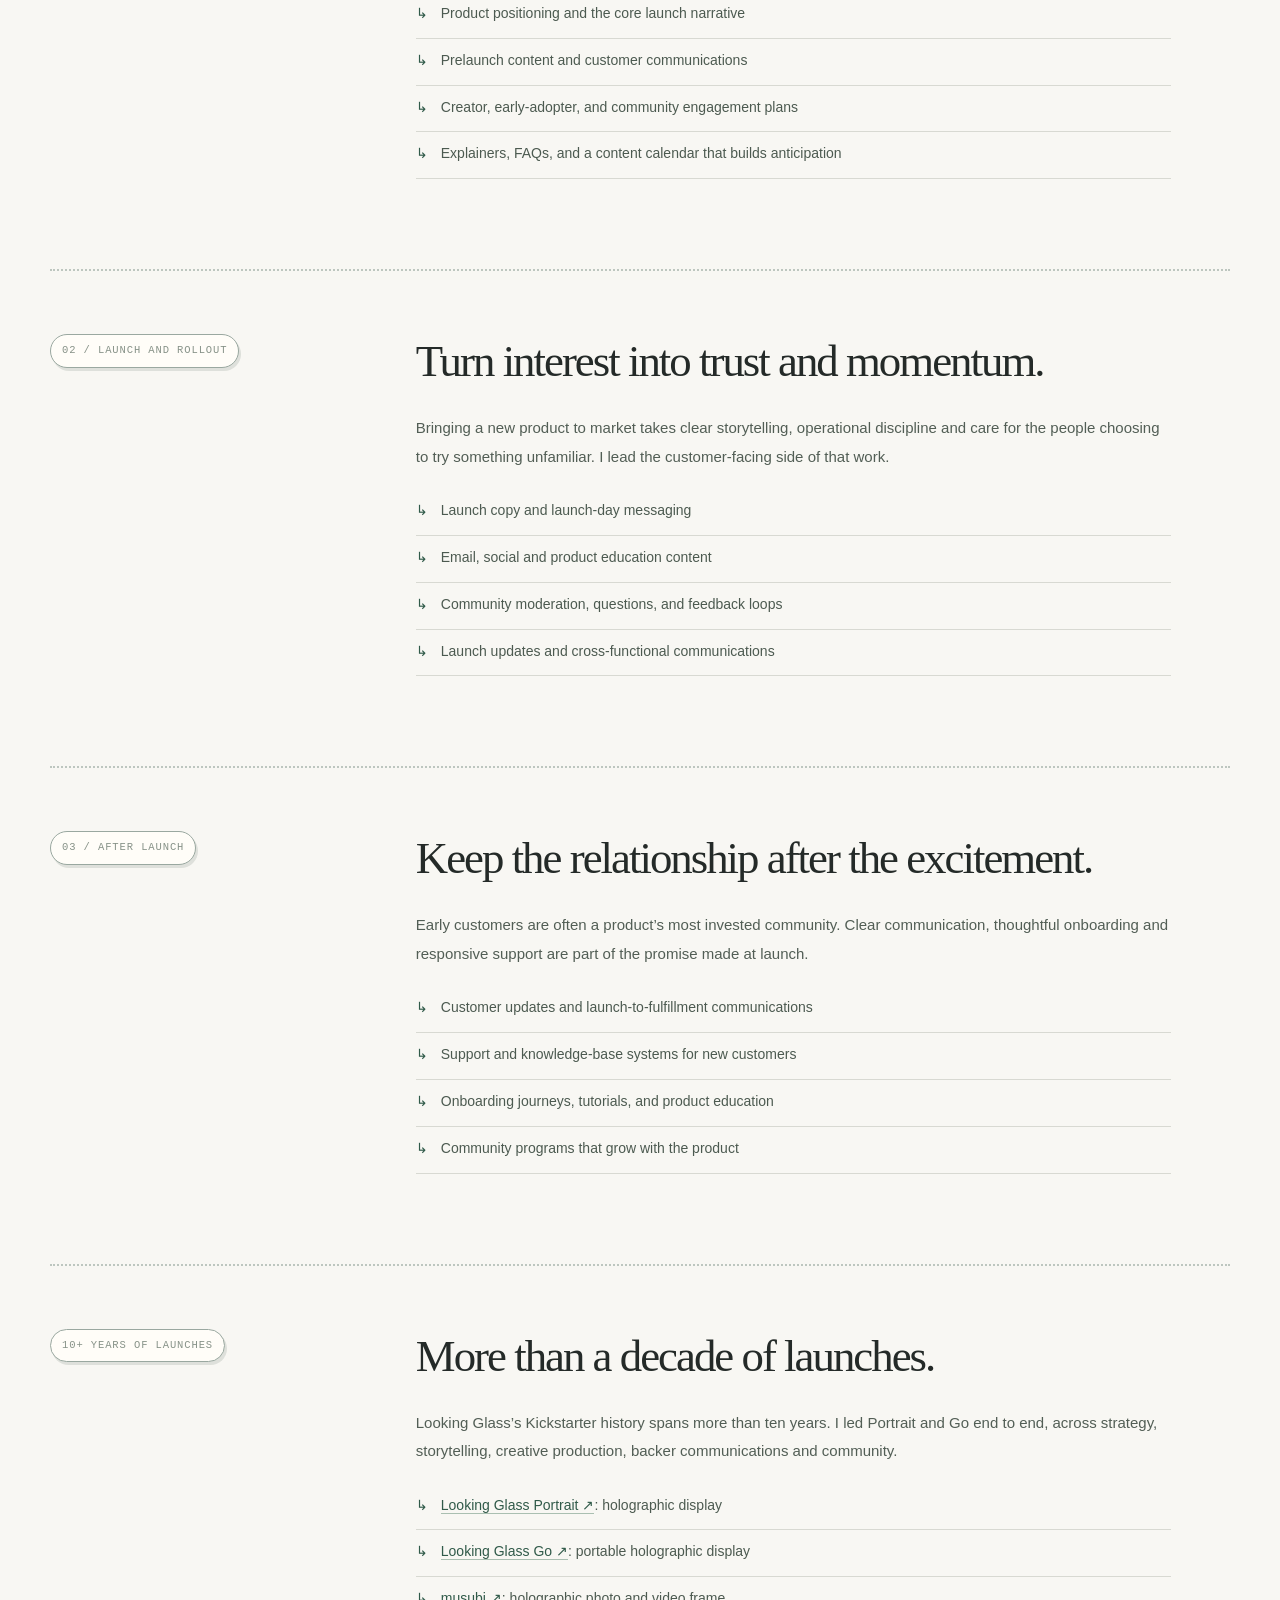
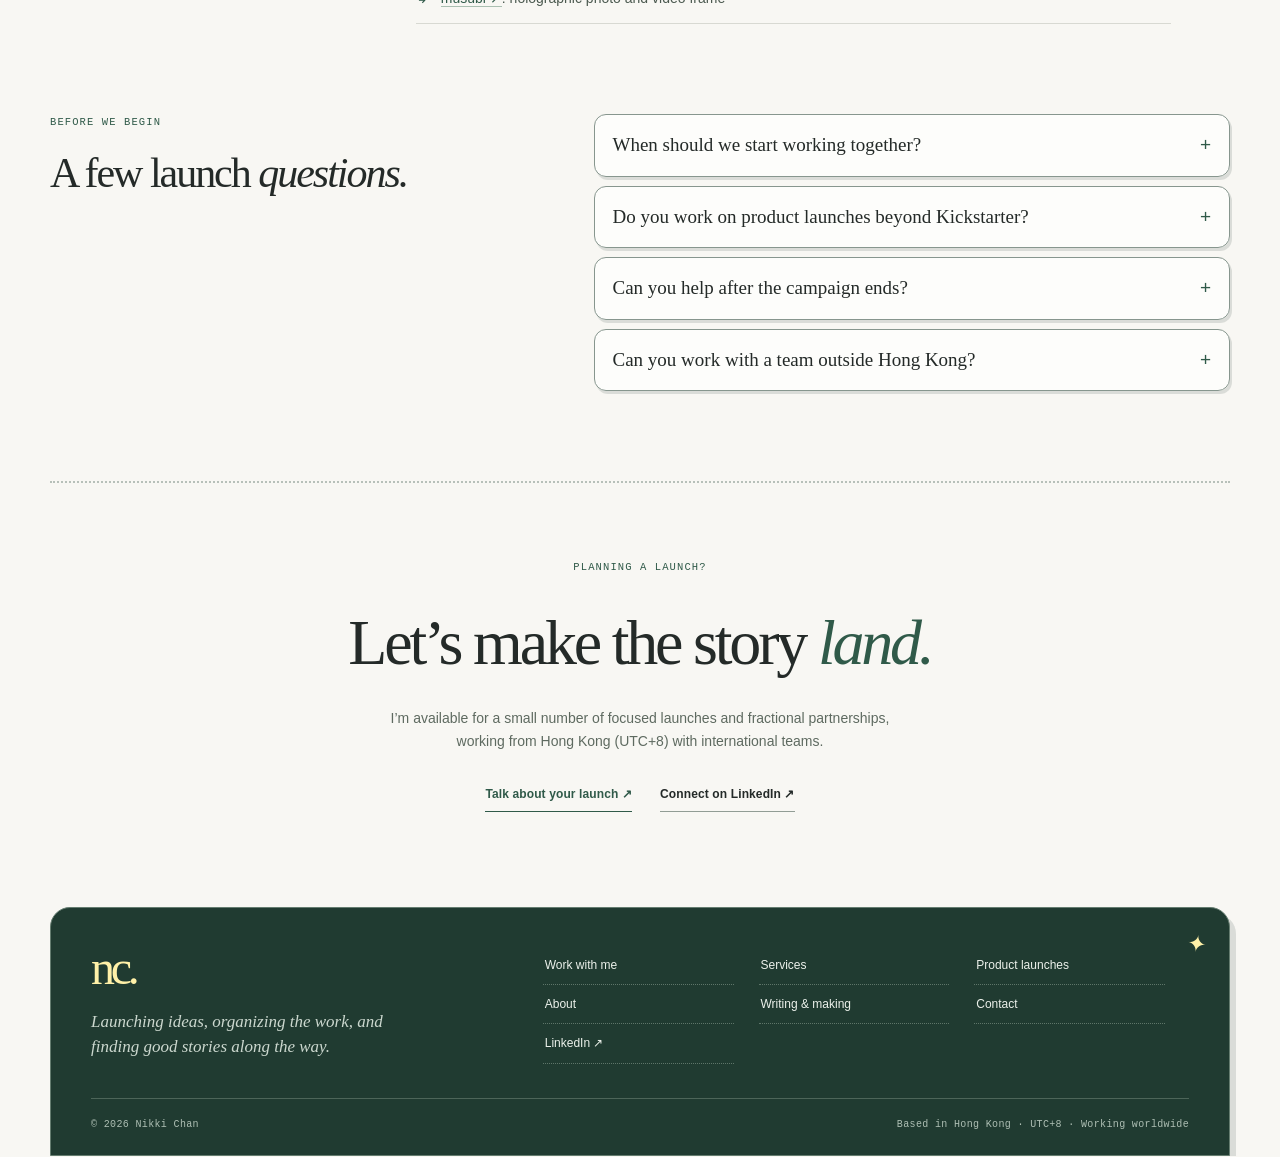
<file: launches/index.html>
<!DOCTYPE html>
<html lang="en">
<head>
  <meta charset="utf-8"/>
  <meta content="width=device-width,initial-scale=1" name="viewport"/>
  <title>Kickstarter &amp; Product Launch Consultant | Nikki Chan</title>
  <meta content="Kickstarter and product launch consulting for technology and hardware teams. Nikki Chan led Looking Glass Portrait and Go across strategy, storytelling and community." name="description"/>
  <meta content="index, follow, max-image-preview:large" name="robots"/>
  <link href="https://nikki.garden/launches/" rel="canonical"/>
  <meta content="website" property="og:type"/>
  <meta content="en_HK" property="og:locale"/>
  <meta content="Nikki Chan" property="og:site_name"/>
  <meta content="Kickstarter &amp; Product Launch Consultant | Nikki Chan" property="og:title"/>
  <meta content="Kickstarter and product launch consulting for technology and hardware teams. Nikki Chan led Looking Glass Portrait and Go across strategy, storytelling and community." property="og:description"/>
  <meta content="https://nikki.garden/launches/" property="og:url"/>
  <meta content="https://nikki.garden/assets/og-card.png" property="og:image"/>
  <meta content="1200" property="og:image:width"/>
  <meta content="630" property="og:image:height"/>
  <meta content="summary_large_image" name="twitter:card"/>
  <meta content="Kickstarter &amp; Product Launch Consultant | Nikki Chan" name="twitter:title"/>
  <meta content="Kickstarter and product launch consulting for technology and hardware teams. Nikki Chan led Looking Glass Portrait and Go across strategy, storytelling and community." name="twitter:description"/>
  <meta content="https://nikki.garden/assets/og-card.png" name="twitter:image"/>
  <meta content="#f8f7f3" name="theme-color"/>
  <link href="../assets/favicon.svg" rel="icon" type="image/svg+xml"/>
  <link href="../assets/styles.css?v=20261106-6" rel="stylesheet"/>
  <script type="application/ld+json">{"@context": "https://schema.org", "@type": "Person", "name": "Nikki Chan", "alternateName": "Nicole Chan", "jobTitle": "Part-time Looking Glass customer experience and technical writing leader; independent launch and operations consultant", "description": "Hong Kong-based launch and operations leader working part-time with Looking Glass and available for selected consulting and fractional partnerships. Notion Ambassador and independent creator.", "url": "https://nikki.garden/", "sameAs": ["https://www.linkedin.com/in/nikkichanlkg", "https://www.youtube.com/@nikkikaigi", "https://nikkic.substack.com/", "https://lookingglassfactory.com/about"], "worksFor": {"@type": "Organization", "name": "Looking Glass", "url": "https://lookingglassfactory.com"}, "homeLocation": {"@type": "Place", "name": "Hong Kong"}, "knowsAbout": ["Kickstarter launch strategy", "Project management", "Team operations", "Notion workspace design", "AI-assisted workflows", "Customer onboarding", "Customer experience", "Community strategy", "Social media strategy", "YouTube content creation", "Technical writing", "Editorial writing"], "hasOfferCatalog": {"@type": "OfferCatalog", "name": "Consulting and fractional leadership", "itemListElement": [{"@type": "OfferCatalog", "name": "Product launches and Kickstarter campaigns"}, {"@type": "OfferCatalog", "name": "Project management and team operations"}, {"@type": "OfferCatalog", "name": "Notion and AI-first systems"}, {"@type": "OfferCatalog", "name": "Customer experience, onboarding and support"}, {"@type": "OfferCatalog", "name": "Community, content and social strategy"}]}}</script>
</head>
<body>
  <a class="skip" href="#main">Skip to content</a>
  <div class="site-shell">
    <header class="site-header">
      <a aria-label="Nikki Chan, home" class="wordmark" href="../">nikki chan<span class="wordmark-dot">.</span></a>
      <nav aria-label="Main navigation">
        <a href="../work/">Work</a>
        <a href="../about/">About</a>
        <a href="../services/">Services</a>
        <a class="nav-contact" href="../contact/">Say hello <span aria-hidden="true">↗</span></a>
      </nav>
    </header>

    <main id="main">
      <section class="page-hero">
        <p class="eyebrow">Kickstarter &amp; product launch consulting</p>
        <h1>Bring new technology<br/><em>to market.</em></h1>
        <p class="page-lede">I partner with technology and hardware teams on product launches and Kickstarter campaigns, connecting positioning, storytelling, content and community with the work of getting a launch out into the world. Based in Hong Kong, working with teams worldwide.</p>
        <div class="hero-actions">
          <a class="text-link primary-link" href="../contact/">Discuss your launch <span aria-hidden="true">↗</span></a>
          <a class="text-link" href="#selected-launches">See the launch work <span aria-hidden="true">↓</span></a>
        </div>
      </section>

      <section class="launch-case launch-landing">
        <p class="eyebrow">Launch track record</p>
        <div class="launch-case-grid">
          <div class="launch-case-story">
            <h2>Launched campaigns that raised <em>millions.</em></h2>
            <p>At Looking Glass, I led the Portrait and Go Kickstarter launches across strategy, storytelling, creative direction, backer communications and community, building on more than a decade of bringing holographic products to market.</p>
            <p>Across that time, Looking Glass Kickstarter campaigns raised more than US$4.5 million from thousands of backers.</p>
          </div>
          <div class="launch-case-facts">
            <div><strong>US$4.5M+</strong><span>Pledged across Looking Glass Kickstarter campaigns</span></div>
            <div><strong>Hands-on</strong><span>Launch strategy, storytelling, content, backer communications and community</span></div>
          </div>
        </div>
      </section>

      <section class="campaign-showcase" id="selected-launches" aria-labelledby="campaign-showcase-title">
        <div class="campaign-showcase-heading">
          <div>
            <p class="eyebrow">Selected launches</p>
            <h2 id="campaign-showcase-title">Selected launch work.</h2>
          </div>
          <p>I led Portrait and Go across strategy, storytelling, creative direction, backer communications and community.</p>
        </div>

        <div class="campaign-projects">
          <article class="campaign-project campaign-project-portrait">
            <div class="campaign-project-topline">
              <span>01 / Portrait</span>
              <span>Launch lead</span>
            </div>
            <h3>Looking Glass Portrait</h3>
            <a class="campaign-shot" href="https://www.kickstarter.com/projects/lookingglass/looking-glass-portrait" rel="noopener noreferrer" target="_blank" aria-label="View the Looking Glass Portrait Kickstarter campaign">
              <img alt="Looking Glass Portrait Kickstarter page showing 8,051 backers and $2,511,785 pledged" height="838" loading="lazy" src="../assets/kickstarter-portrait.jpg" width="1800"/>
            </a>
            <div class="campaign-result"><strong>$2,511,785</strong><span>pledged by 8,051 backers</span></div>
            <div class="campaign-video" data-video-id="4pJxdNRA1CM" data-video-title="Looking Glass Portrait launch film">
              <iframe allow="accelerometer; autoplay; clipboard-write; encrypted-media; gyroscope; picture-in-picture; web-share" allowfullscreen loading="lazy" referrerpolicy="strict-origin-when-cross-origin" src="https://www.youtube-nocookie.com/embed/4pJxdNRA1CM" title="Looking Glass Portrait launch film"></iframe>
            </div>
            <a class="campaign-video-direct" href="https://www.youtube.com/watch?v=4pJxdNRA1CM" rel="noopener noreferrer" target="_blank">Watch on YouTube ↗</a>
            <p class="campaign-credit">I led this launch across strategy, storytelling, creative direction, execution and backer communications.</p>
          </article>

          <article class="campaign-project campaign-project-go">
            <div class="campaign-project-topline">
              <span>02 / Go</span>
              <span>Launch lead</span>
            </div>
            <h3>Looking Glass Go</h3>
            <a class="campaign-shot" href="https://www.kickstarter.com/projects/lookingglass/looking-glass-go" rel="noopener noreferrer" target="_blank" aria-label="View the Looking Glass Go Kickstarter campaign">
              <img alt="Looking Glass Go Kickstarter page showing 2,365 backers and $680,940 pledged" height="1134" loading="lazy" src="../assets/kickstarter-go.jpg" width="1800"/>
            </a>
            <div class="campaign-result"><strong>$680,940</strong><span>pledged by 2,365 backers</span></div>
            <div class="campaign-video" data-video-id="wefvzabaxvY" data-video-title="Looking Glass Go launch film">
              <iframe allow="accelerometer; autoplay; clipboard-write; encrypted-media; gyroscope; picture-in-picture; web-share" allowfullscreen loading="lazy" referrerpolicy="strict-origin-when-cross-origin" src="https://www.youtube-nocookie.com/embed/wefvzabaxvY" title="Looking Glass Go launch film"></iframe>
            </div>
            <a class="campaign-video-direct" href="https://www.youtube.com/watch?v=wefvzabaxvY" rel="noopener noreferrer" target="_blank">Watch on YouTube ↗</a>
            <p class="campaign-credit">I led this launch across strategy, storytelling, creative direction, execution and backer communications.</p>
          </article>
        </div>
      </section>

      <section class="page-section" id="launch-partnerships">
        <div class="page-aside">Working together</div>
        <div class="prose">
          <h2>A launch partner for <em>ambitious technology teams.</em></h2>
          <p>For founders and small teams bringing an unfamiliar product to market, I connect the launch story with a clear plan, useful content and thoughtful customer communication.</p>
          <p>We agree on a project or milestone-based partnership, with responsibilities, deliverables, timing and a clear fee. The scope can span prelaunch planning, the campaign itself and the communications that follow.</p>
          <p>Send me a few sentences about the product, your launch timing and where you need help. I’ll use our first conversation to understand the work and propose a scope.</p>
          <a class="minor-link" href="../contact/">Tell me about your launch ↗</a>
        </div>
      </section>

      <section class="page-section">
        <div class="page-aside">01 / Before launch</div>
        <div class="prose">
          <h2>Make people understand why it matters.</h2>
          <p>A strong product launch begins well before launch day. I help teams clarify the promise, translate product complexity into a story people can repeat and give an early audience reasons to care.</p>
          <ul>
            <li>Product positioning and the core launch narrative</li>
            <li>Prelaunch content and customer communications</li>
            <li>Creator, early-adopter, and community engagement plans</li>
            <li>Explainers, FAQs, and a content calendar that builds anticipation</li>
          </ul>
        </div>
      </section>

      <section class="page-section">
        <div class="page-aside">02 / Launch and rollout</div>
        <div class="prose">
          <h2>Turn interest into trust and momentum.</h2>
          <p>Bringing a new product to market takes clear storytelling, operational discipline and care for the people choosing to try something unfamiliar. I lead the customer-facing side of that work.</p>
          <ul>
            <li>Launch copy and launch-day messaging</li>
            <li>Email, social and product education content</li>
            <li>Community moderation, questions, and feedback loops</li>
            <li>Launch updates and cross-functional communications</li>
          </ul>
        </div>
      </section>

      <section class="page-section">
        <div class="page-aside">03 / After launch</div>
        <div class="prose">
          <h2>Keep the relationship after the excitement.</h2>
          <p>Early customers are often a product’s most invested community. Clear communication, thoughtful onboarding and responsive support are part of the promise made at launch.</p>
          <ul>
            <li>Customer updates and launch-to-fulfillment communications</li>
            <li>Support and knowledge-base systems for new customers</li>
            <li>Onboarding journeys, tutorials, and product education</li>
            <li>Community programs that grow with the product</li>
          </ul>
        </div>
      </section>

      <section class="page-section">
        <div class="page-aside">10+ years of launches</div>
        <div class="prose">
          <h2>More than a decade of launches.</h2>
          <p>Looking Glass’s Kickstarter history spans more than ten years. I led Portrait and Go end to end, across strategy, storytelling, creative production, backer communications and community.</p>
          <ul>
            <li><a class="inline-link" href="https://www.kickstarter.com/projects/lookingglass/looking-glass-portrait" rel="noopener noreferrer" target="_blank">Looking Glass Portrait ↗</a>: holographic display</li>
            <li><a class="inline-link" href="https://www.kickstarter.com/projects/lookingglass/looking-glass-go" rel="noopener noreferrer" target="_blank">Looking Glass Go ↗</a>: portable holographic display</li>
            <li><a class="inline-link" href="https://www.kickstarter.com/projects/lookingglass/musubi" rel="noopener noreferrer" target="_blank">musubi ↗</a>: holographic photo and video frame</li>
          </ul>
        </div>
      </section>

      <section class="faq-section" aria-labelledby="launch-faq-title">
        <div>
          <p class="eyebrow">Before we begin</p>
          <h2 id="launch-faq-title">A few launch <em>questions.</em></h2>
        </div>
        <div class="faq-items">
          <details>
            <summary>When should we start working together?</summary>
            <p>Before the campaign goes live, while positioning, launch content and customer communications are taking shape. If you already have a launch date, tell me where planning stands so we can define what needs to happen next.</p>
          </details>
          <details>
            <summary>Do you work on product launches beyond Kickstarter?</summary>
            <p>Yes. I work with technology and hardware teams on product positioning, launch strategy, content, community and customer education, whether the launch involves a Kickstarter campaign or a direct product release.</p>
          </details>
          <details>
            <summary>Can you help after the campaign ends?</summary>
            <p>Yes. A launch partnership can include backer updates, launch-to-fulfillment communications, onboarding, tutorials and support knowledge bases. We agree on those responsibilities as part of the scope.</p>
          </details>
          <details>
            <summary>Can you work with a team outside Hong Kong?</summary>
            <p>Yes. I’m based in Hong Kong (UTC+8) and work remotely, with agreed overlap hours for teams in Asia, Europe and North America.</p>
          </details>
        </div>
      </section>

      <section class="last-cta compact">
        <p class="eyebrow">Planning a launch?</p>
        <h2>Let’s make the story <em>land.</em></h2>
        <p>I’m available for a small number of focused launches and fractional partnerships, working from Hong Kong (UTC+8) with international teams.</p>
        <div class="cta-links">
          <a class="text-link primary-link" href="../contact/">Talk about your launch ↗</a>
          <a class="text-link" href="https://www.linkedin.com/in/nikkichanlkg" rel="noopener noreferrer" target="_blank">Connect on LinkedIn ↗</a>
        </div>
      </section>
    </main>

    <footer class="site-footer">
      <div>
        <a class="footer-mark" href="../">nc.</a>
        <p>Launching ideas, organizing the work, and finding good stories along the way.</p>
      </div>
      <div class="footer-links">
        <a href="../work-with-me/">Work with me</a>
        <a href="../services/">Services</a>
        <a href="../launches/">Product launches</a>
        <a href="../about/">About</a>
        <a href="../writing/">Writing &amp; making</a>
        <a href="../contact/">Contact</a>
        <a href="https://www.linkedin.com/in/nikkichanlkg" rel="me noopener noreferrer" target="_blank">LinkedIn ↗</a>
      </div>
      <div class="footer-bottom">
        <span>© <span id="year">2026</span> Nikki Chan</span>
        <span>Based in Hong Kong · UTC+8 · Working worldwide</span>
      </div>
    </footer>
  </div>
  <script defer src="../assets/site.js?v=20261106-2"></script>
</body>
</html>
</file>
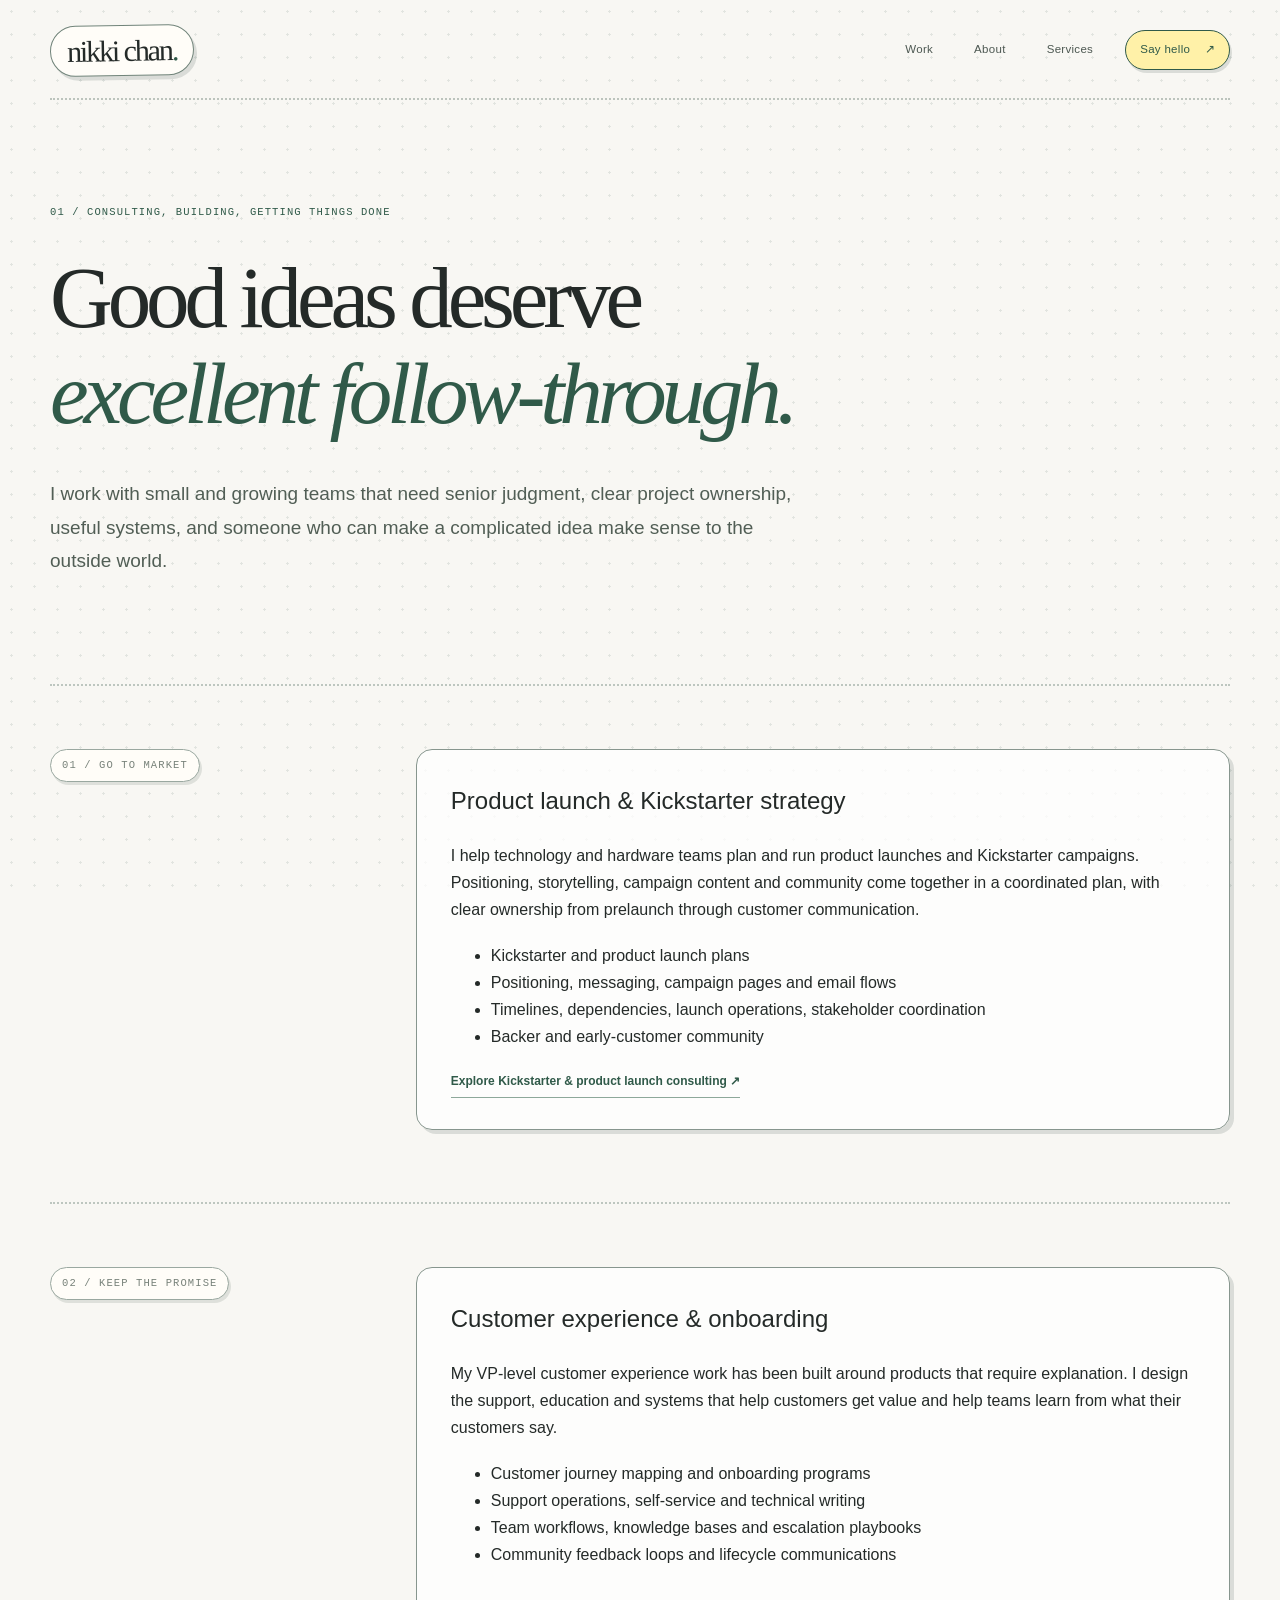
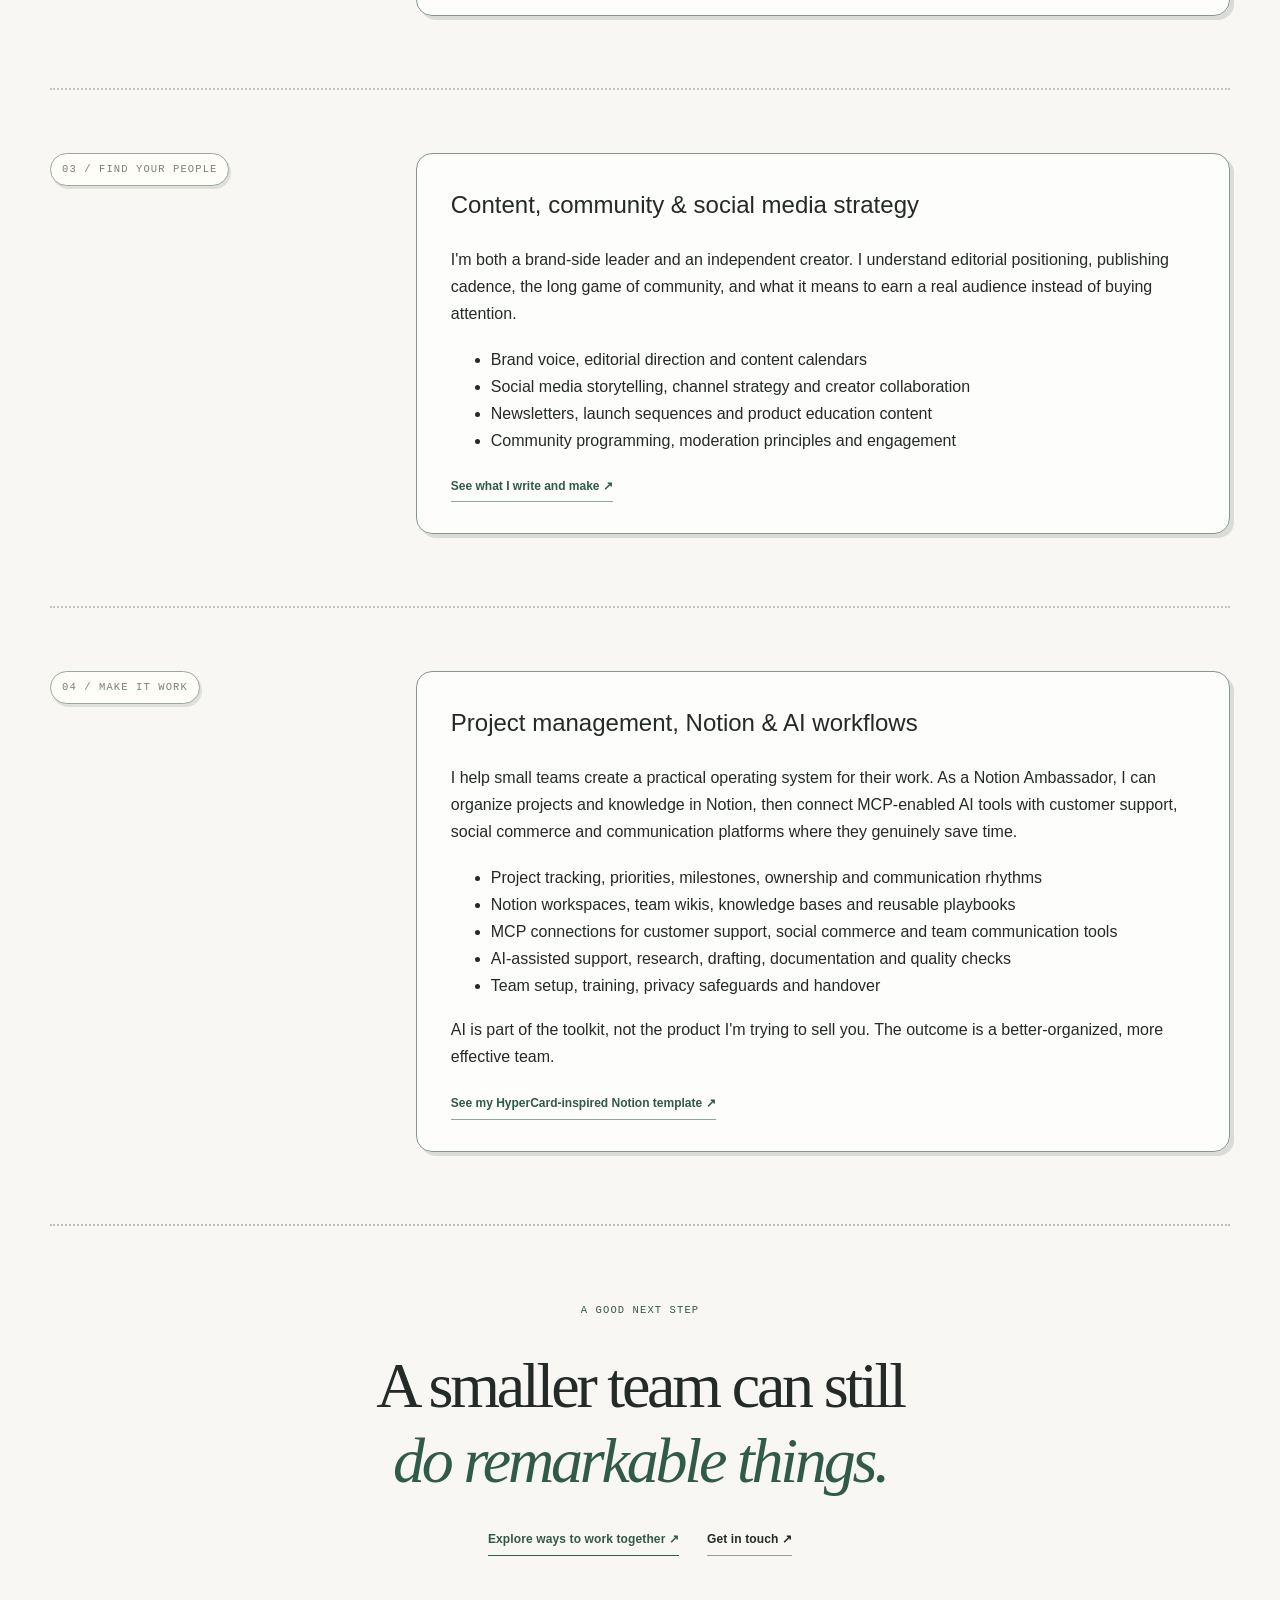
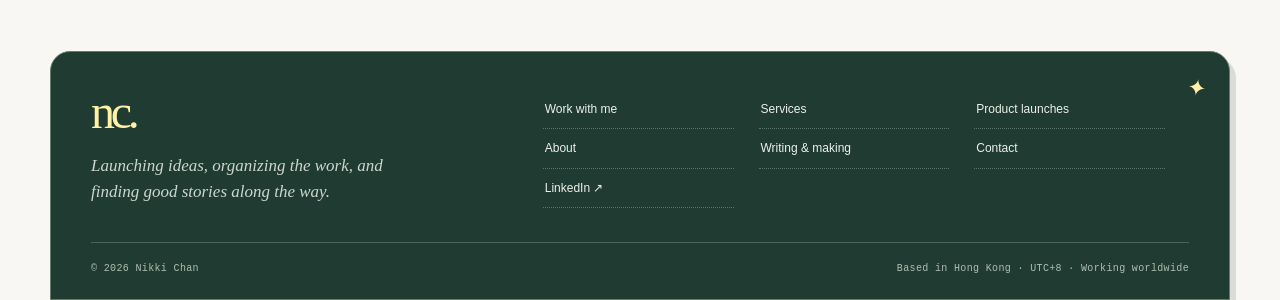
<file: services/index.html>
<!DOCTYPE html>

<html lang="en"><head><meta charset="utf-8"/><meta content="width=device-width,initial-scale=1" name="viewport"/>
<title>Services | Launches, Project Operations, Notion &amp; Content | Nikki Chan</title><meta content="Fractional launch leadership, small-team operations, project management, Notion workspace setup, AI-first workflows, customer experience, social media, content and community strategy." name="description"/>
<meta content="index, follow, max-image-preview:large" name="robots"/><link href="https://nikki.garden/services/" rel="canonical"/>
<meta content="website" property="og:type"/><meta content="en_HK" property="og:locale"/><meta content="Nikki Chan" property="og:site_name"/><meta content="Services | Launches, Project Operations, Notion &amp; Content | Nikki Chan" property="og:title"/><meta content="Fractional launch leadership, small-team operations, project management, Notion workspace setup, AI-first workflows, customer experience, social media, content and community strategy." property="og:description"/><meta content="https://nikki.garden/services/" property="og:url"/><meta content="https://nikki.garden/assets/og-card.png" property="og:image"/><meta content="1200" property="og:image:width"/><meta content="630" property="og:image:height"/>
<meta content="summary_large_image" name="twitter:card"/><meta content="Services | Launches, Project Operations, Notion &amp; Content | Nikki Chan" name="twitter:title"/><meta content="Fractional launch leadership, small-team operations, project management, Notion workspace setup, AI-first workflows, customer experience, social media, content and community strategy." name="twitter:description"/><meta content="https://nikki.garden/assets/og-card.png" name="twitter:image"/>
<meta content="#f8f7f3" name="theme-color"/><link href="../assets/favicon.svg" rel="icon" type="image/svg+xml"/><link href="../assets/styles.css?v=20261106-6" rel="stylesheet"/>
<script type="application/ld+json">{"@context": "https://schema.org", "@type": "Person", "name": "Nikki Chan", "alternateName": "Nicole Chan", "jobTitle": "Part-time Looking Glass customer experience and technical writing leader; independent launch and operations consultant", "description": "Hong Kong-based launch and operations leader working part-time with Looking Glass and available for selected consulting and fractional partnerships. Notion Ambassador and independent creator.", "url": "https://nikki.garden/", "sameAs": ["https://www.linkedin.com/in/nikkichanlkg", "https://www.youtube.com/@nikkikaigi", "https://nikkic.substack.com/", "https://lookingglassfactory.com/about"], "worksFor": {"@type": "Organization", "name": "Looking Glass", "url": "https://lookingglassfactory.com"}, "homeLocation": {"@type": "Place", "name": "Hong Kong"}, "knowsAbout": ["Kickstarter launch strategy", "Project management", "Team operations", "Notion workspace design", "AI-assisted workflows", "Customer onboarding", "Customer experience", "Community strategy", "Social media strategy", "YouTube content creation", "Technical writing", "Editorial writing"], "hasOfferCatalog": {"@type": "OfferCatalog", "name": "Consulting and fractional leadership", "itemListElement": [{"@type": "OfferCatalog", "name": "Product launches and Kickstarter campaigns"}, {"@type": "OfferCatalog", "name": "Project management and team operations"}, {"@type": "OfferCatalog", "name": "Notion and AI-first systems"}, {"@type": "OfferCatalog", "name": "Customer experience, onboarding and support"}, {"@type": "OfferCatalog", "name": "Community, content and social strategy"}]}}</script></head><body><a class="skip" href="#main">Skip to content</a>
<div class="site-shell"><header class="site-header"><a aria-label="Nikki Chan, home" class="wordmark" href="../">nikki chan<span class="wordmark-dot">.</span></a><nav aria-label="Main navigation"><a href="../work/">Work</a><a href="../about/">About</a><a href="../services/">Services</a><a class="nav-contact" href="../contact/">Say hello <span aria-hidden="true">↗</span></a></nav></header><main id="main"><section class="page-hero"><p class="eyebrow">01 / Consulting, building, getting things done</p><h1>Good ideas deserve<br/><em>excellent follow-through.</em></h1><p class="page-lede">I work with small and growing teams that need senior judgment, clear project ownership, useful systems, and someone who can make a complicated idea make sense to the outside world.</p></section>
<section class="page-section" id="launches"><div class="section-marker">01 / Go to market</div><div class="page-section-body"><h2>Product launch &amp; Kickstarter strategy</h2><p>I help technology and hardware teams plan and run product launches and Kickstarter campaigns. Positioning, storytelling, campaign content and community come together in a coordinated plan, with clear ownership from prelaunch through customer communication.</p><ul><li>Kickstarter and product launch plans</li><li>Positioning, messaging, campaign pages and email flows</li><li>Timelines, dependencies, launch operations, stakeholder coordination</li><li>Backer and early-customer community</li></ul><a class="minor-link" href="../launches/">Explore Kickstarter &amp; product launch consulting ↗</a></div></section>
<section class="page-section" id="cx"><div class="section-marker">02 / Keep the promise</div><div class="page-section-body"><h2>Customer experience &amp; onboarding</h2><p>My VP-level customer experience work has been built around products that require explanation. I design the support, education and systems that help customers get value and help teams learn from what their customers say.</p><ul><li>Customer journey mapping and onboarding programs</li><li>Support operations, self-service and technical writing</li><li>Team workflows, knowledge bases and escalation playbooks</li><li>Community feedback loops and lifecycle communications</li></ul></div></section>
<section class="page-section" id="content"><div class="section-marker">03 / Find your people</div><div class="page-section-body"><h2>Content, community &amp; social media strategy</h2><p>I'm both a brand-side leader and an independent creator. I understand editorial positioning, publishing cadence, the long game of community, and what it means to earn a real audience instead of buying attention.</p><ul><li>Brand voice, editorial direction and content calendars</li><li>Social media storytelling, channel strategy and creator collaboration</li><li>Newsletters, launch sequences and product education content</li><li>Community programming, moderation principles and engagement</li></ul><a class="minor-link" href="../writing/">See what I write and make ↗</a></div></section>
<section class="page-section" id="operations"><div class="section-marker">04 / Make it work</div><div class="page-section-body"><h2>Project management, Notion &amp; AI workflows</h2><p>I help small teams create a practical operating system for their work. As a Notion Ambassador, I can organize projects and knowledge in Notion, then connect MCP-enabled AI tools with customer support, social commerce and communication platforms where they genuinely save time.</p><ul><li>Project tracking, priorities, milestones, ownership and communication rhythms</li><li>Notion workspaces, team wikis, knowledge bases and reusable playbooks</li><li>MCP connections for customer support, social commerce and team communication tools</li><li>AI-assisted support, research, drafting, documentation and quality checks</li><li>Team setup, training, privacy safeguards and handover</li></ul><p class="quiet-note">AI is part of the toolkit, not the product I'm trying to sell you. The outcome is a better-organized, more effective team.</p><a class="minor-link" href="https://nikkiccccc.gumroad.com/l/HyperCardOSNotionTemplate" rel="noopener noreferrer" target="_blank">See my HyperCard-inspired Notion template ↗</a></div></section>
<section class="last-cta compact"><p class="eyebrow">A good next step</p><h2>A smaller team can still<br/><em>do remarkable things.</em></h2><div class="cta-links"><a class="text-link primary-link" href="../work-with-me/">Explore ways to work together ↗</a><a class="text-link" href="../contact/">Get in touch ↗</a></div></section></main>
<footer class="site-footer"><div><a class="footer-mark" href="../">nc.</a><p>Launching ideas, organizing the work, and finding good stories along the way.</p></div>
<div class="footer-links"><a href="../work-with-me/">Work with me</a><a href="../services/">Services</a><a href="../launches/">Product launches</a><a href="../about/">About</a><a href="../writing/">Writing &amp; making</a><a href="../contact/">Contact</a><a href="https://www.linkedin.com/in/nikkichanlkg" rel="me noopener noreferrer" target="_blank">LinkedIn ↗</a></div>
<div class="footer-bottom"><span>© <span id="year">2026</span> Nikki Chan</span><span>Based in Hong Kong · UTC+8 · Working worldwide</span></div></footer></div>
<script defer="" src="../assets/site.js"></script></body></html>
</file>
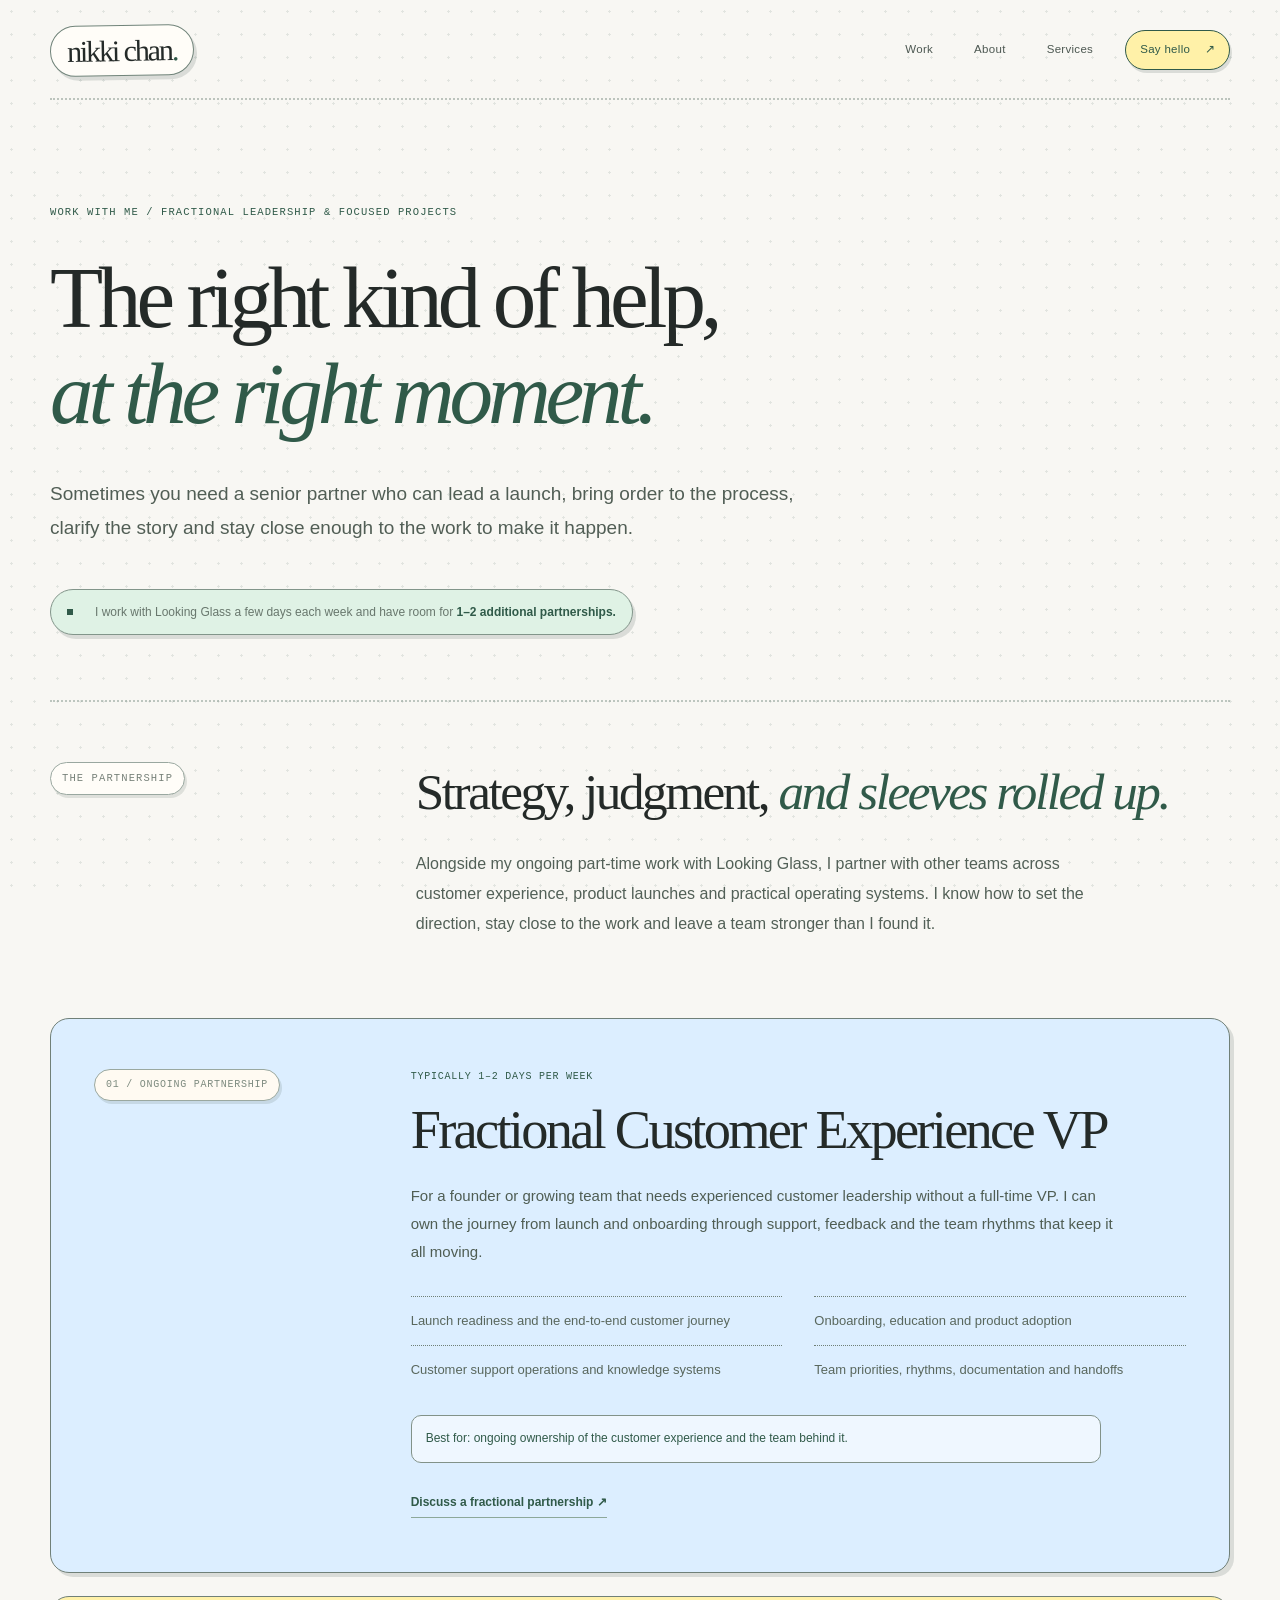
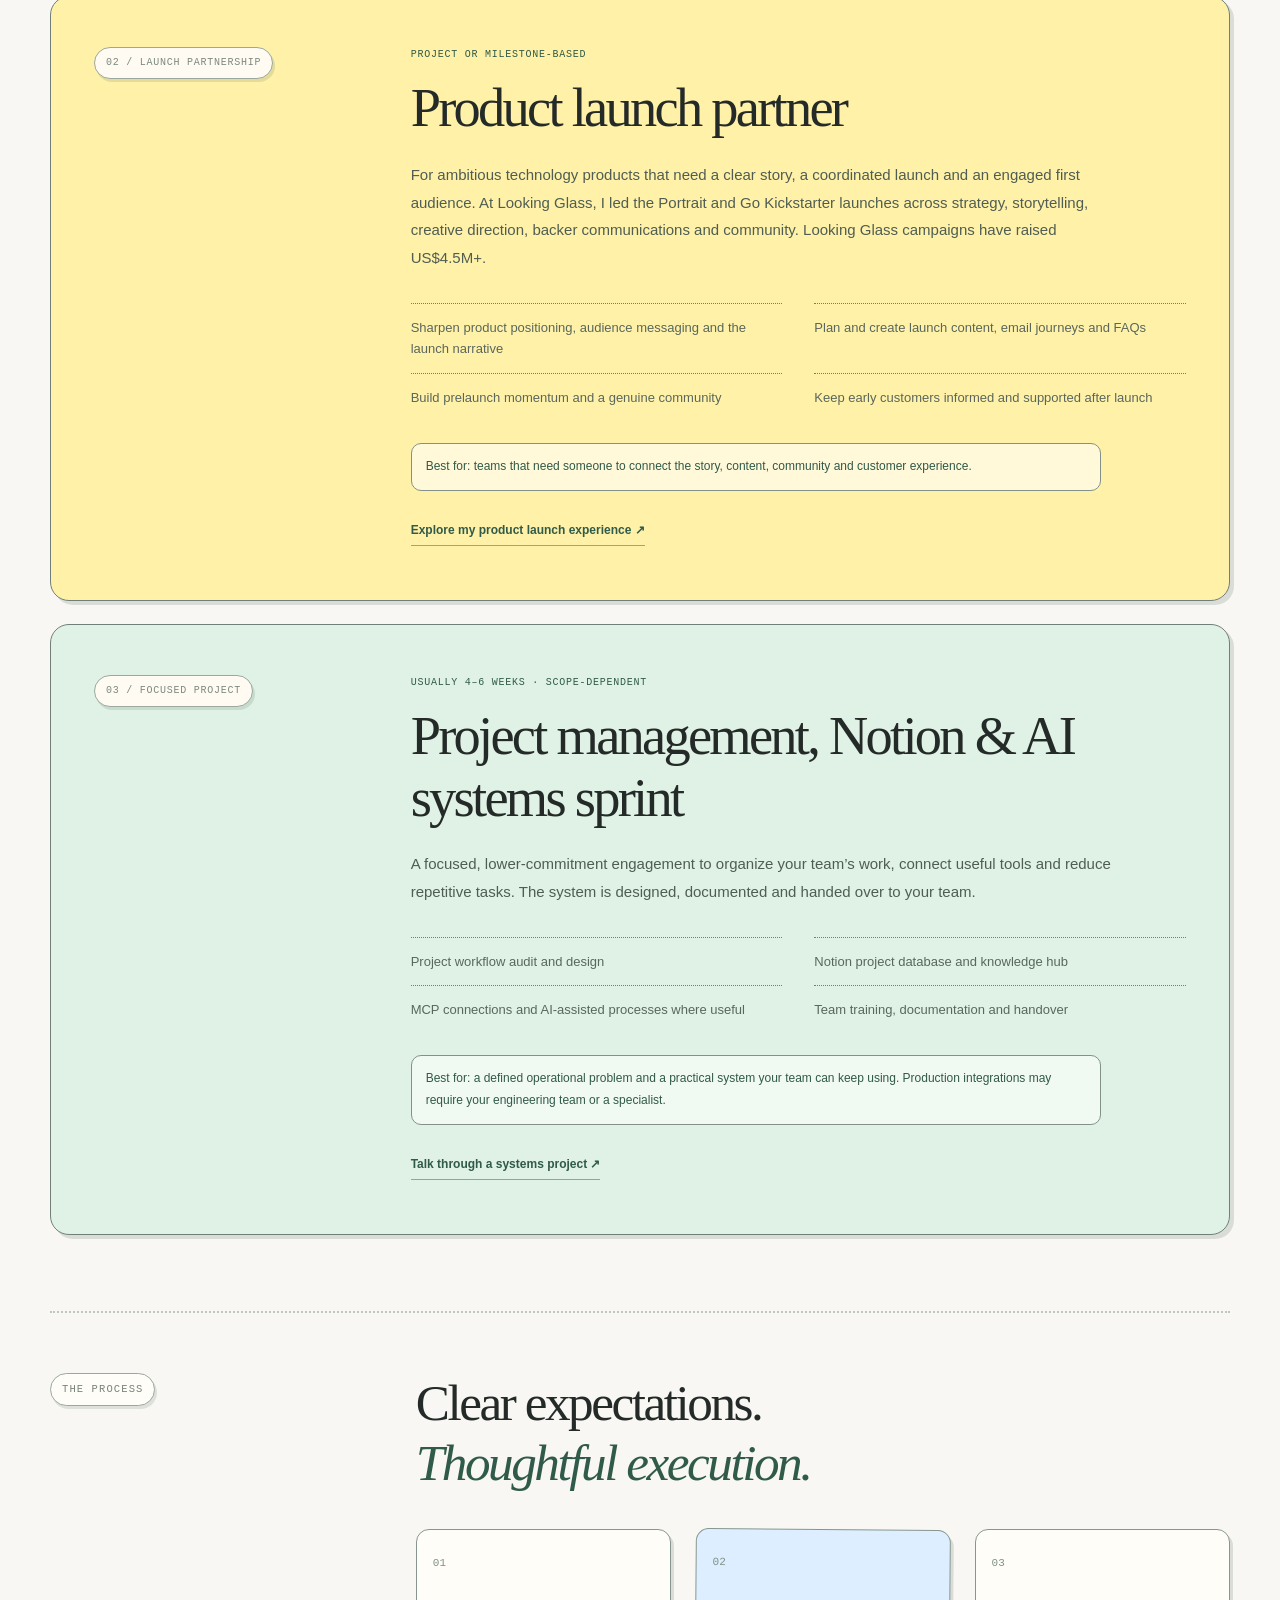
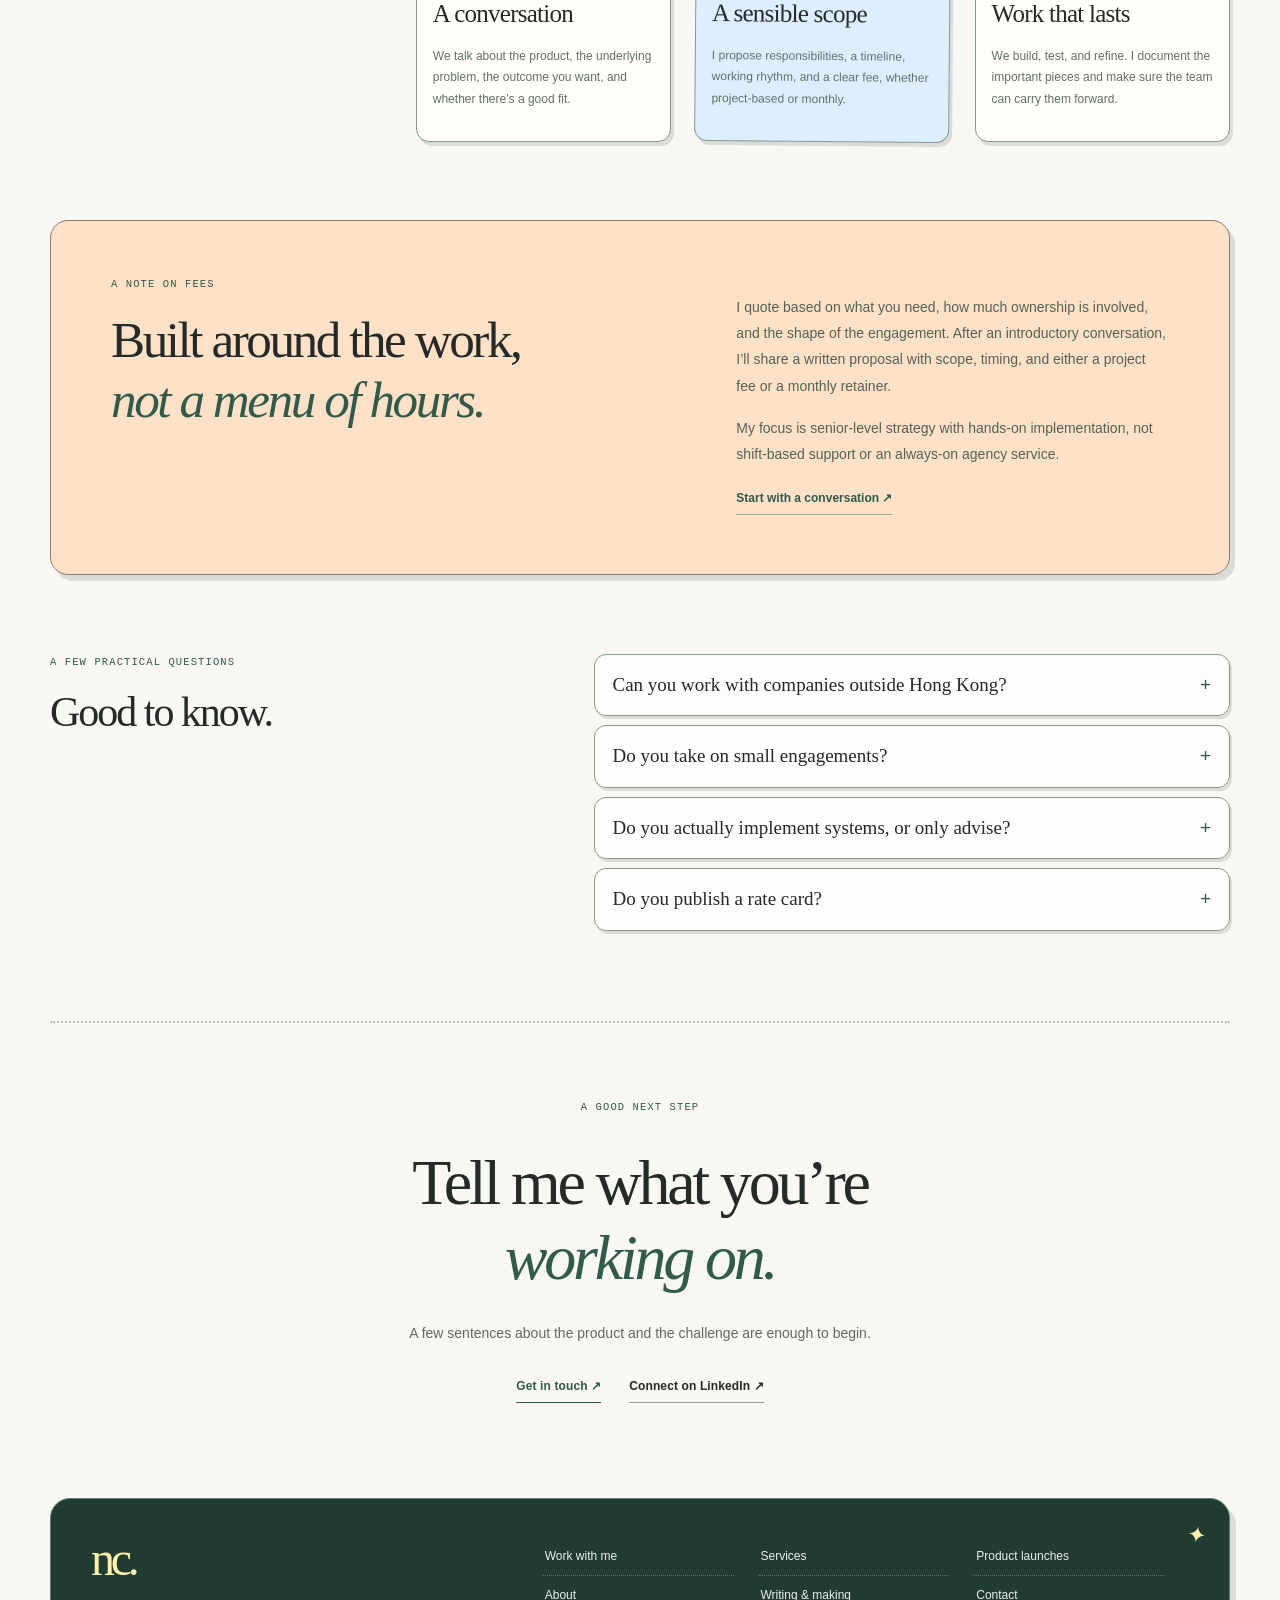
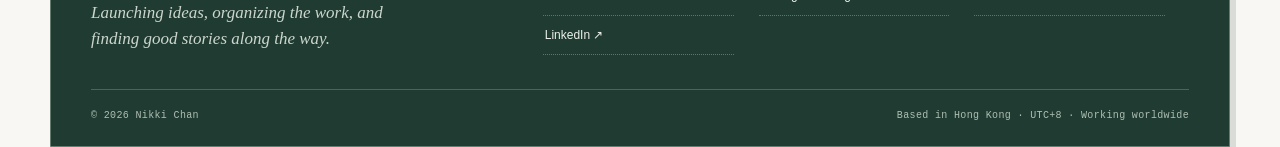
<file: work-with-me/index.html>
<!DOCTYPE html>

<html lang="en"><head><meta charset="utf-8"/><meta content="width=device-width,initial-scale=1" name="viewport"/>
<title>Work With Nikki Chan | Fractional Customer Experience VP &amp; Product Launch Partner</title><meta content="Work with Nikki Chan as a fractional Customer Experience VP, product launch partner, or project management, Notion and AI systems partner." name="description"/>
<meta content="index, follow, max-image-preview:large" name="robots"/><link href="https://nikki.garden/work-with-me/" rel="canonical"/>
<meta content="website" property="og:type"/><meta content="en_HK" property="og:locale"/><meta content="Nikki Chan" property="og:site_name"/><meta content="Work With Nikki Chan | Fractional Customer Experience VP &amp; Product Launch Partner" property="og:title"/><meta content="Work with Nikki Chan as a fractional Customer Experience VP, product launch partner, or project management, Notion and AI systems partner." property="og:description"/><meta content="https://nikki.garden/work-with-me/" property="og:url"/><meta content="https://nikki.garden/assets/og-card.png" property="og:image"/><meta content="1200" property="og:image:width"/><meta content="630" property="og:image:height"/>
<meta content="summary_large_image" name="twitter:card"/><meta content="Work With Nikki Chan | Fractional Customer Experience VP &amp; Product Launch Partner" name="twitter:title"/><meta content="Work with Nikki Chan as a fractional Customer Experience VP, product launch partner, or project management, Notion and AI systems partner." name="twitter:description"/><meta content="https://nikki.garden/assets/og-card.png" name="twitter:image"/>
<meta content="#f8f7f3" name="theme-color"/><link href="../assets/favicon.svg" rel="icon" type="image/svg+xml"/><link href="../assets/styles.css?v=20261106-6" rel="stylesheet"/>
<script type="application/ld+json">{"@context": "https://schema.org", "@type": "Person", "name": "Nikki Chan", "alternateName": "Nicole Chan", "jobTitle": "Part-time Looking Glass customer experience and technical writing leader; independent launch and operations consultant", "description": "Hong Kong-based launch and operations leader working part-time with Looking Glass and available for selected consulting and fractional partnerships. Notion Ambassador and independent creator.", "url": "https://nikki.garden/", "sameAs": ["https://www.linkedin.com/in/nikkichanlkg", "https://www.youtube.com/@nikkikaigi", "https://nikkic.substack.com/", "https://lookingglassfactory.com/about"], "worksFor": {"@type": "Organization", "name": "Looking Glass", "url": "https://lookingglassfactory.com"}, "homeLocation": {"@type": "Place", "name": "Hong Kong"}, "knowsAbout": ["Kickstarter launch strategy", "Project management", "Team operations", "Notion workspace design", "AI-assisted workflows", "Customer onboarding", "Customer experience", "Community strategy", "Social media strategy", "YouTube content creation", "Technical writing", "Editorial writing"], "hasOfferCatalog": {"@type": "OfferCatalog", "name": "Consulting and fractional leadership", "itemListElement": [{"@type": "OfferCatalog", "name": "Product launches and Kickstarter campaigns"}, {"@type": "OfferCatalog", "name": "Project management and team operations"}, {"@type": "OfferCatalog", "name": "Notion and AI-first systems"}, {"@type": "OfferCatalog", "name": "Customer experience, onboarding and support"}, {"@type": "OfferCatalog", "name": "Community, content and social strategy"}]}}</script><script type="application/ld+json">{"@context": "https://schema.org", "@type": "ProfessionalService", "name": "Nikki Chan | Fractional Customer Experience VP and Product Launch Partner", "url": "https://nikki.garden/work-with-me/", "description": "Work with Nikki Chan through fractional customer experience leadership, a product launch partnership, or a focused project management, Notion and AI systems sprint.", "areaServed": [{"@type": "Place", "name": "Hong Kong"}, {"@type": "Place", "name": "Worldwide, remote"}], "founder": {"@type": "Person", "name": "Nikki Chan", "sameAs": ["https://www.linkedin.com/in/nikkichanlkg"]}, "hasOfferCatalog": {"@type": "OfferCatalog", "name": "Consulting engagements", "itemListElement": [{"@type": "OfferCatalog", "name": "Fractional Customer Experience VP"}, {"@type": "OfferCatalog", "name": "Product Launch Partner"}, {"@type": "OfferCatalog", "name": "Project Management, Notion and AI Systems Sprint"}]}}</script></head><body><a class="skip" href="#main">Skip to content</a>
<div class="site-shell"><header class="site-header"><a aria-label="Nikki Chan, home" class="wordmark" href="../">nikki chan<span class="wordmark-dot">.</span></a><nav aria-label="Main navigation"><a href="../work/">Work</a><a href="../about/">About</a><a href="../services/">Services</a><a class="nav-contact" href="../contact/">Say hello <span aria-hidden="true">↗</span></a></nav></header><main id="main">
<section class="page-hero workwith-hero"><p class="eyebrow">Work with me / Fractional leadership &amp; focused projects</p>
<h1>The right kind of help,<br/><em>at the right moment.</em></h1>
<p class="page-lede">Sometimes you need a senior partner who can lead a launch, bring order to the process, clarify the story and stay close enough to the work to make it happen.</p>
<div class="workwith-status"><span aria-hidden="true" class="tiny-square"></span><span>I work with Looking Glass a few days each week and have room for <strong>1–2 additional partnerships.</strong></span></div>
</section>
<section class="workwith-intro"><div class="section-marker">The partnership</div><div class="workwith-intro-body"><h2>Strategy, judgment, <em>and sleeves rolled up.</em></h2><p>Alongside my ongoing part-time work with Looking Glass, I partner with other teams across customer experience, product launches and practical operating systems. I know how to set the direction, stay close to the work and leave a team stronger than I found it.</p></div></section>
<section aria-label="Engagement options" class="workwith-models">
<article class="engagement-detail" id="fractional"><div class="engagement-index">01 / ONGOING PARTNERSHIP</div><div class="engagement-content"><p class="engagement-tag">Typically 1–2 days per week</p><h2>Fractional Customer Experience VP</h2><p>For a founder or growing team that needs experienced customer leadership without a full-time VP. I can own the journey from launch and onboarding through support, feedback and the team rhythms that keep it all moving.</p><ul class="engagement-points"><li>Launch readiness and the end-to-end customer journey</li><li>Onboarding, education and product adoption</li><li>Customer support operations and knowledge systems</li><li>Team priorities, rhythms, documentation and handoffs</li></ul><p class="engagement-best">Best for: ongoing ownership of the customer experience and the team behind it.</p><a class="minor-link" href="../contact/">Discuss a fractional partnership ↗</a></div></article>
<article class="engagement-detail" id="launch"><div class="engagement-index">02 / LAUNCH PARTNERSHIP</div><div class="engagement-content"><p class="engagement-tag">Project or milestone-based</p><h2>Product launch partner</h2><p>For ambitious technology products that need a clear story, a coordinated launch and an engaged first audience. At Looking Glass, I led the Portrait and Go Kickstarter launches across strategy, storytelling, creative direction, backer communications and community. Looking Glass campaigns have raised US$4.5M+.</p><ul class="engagement-points"><li>Sharpen product positioning, audience messaging and the launch narrative</li><li>Plan and create launch content, email journeys and FAQs</li><li>Build prelaunch momentum and a genuine community</li><li>Keep early customers informed and supported after launch</li></ul><p class="engagement-best">Best for: teams that need someone to connect the story, content, community and customer experience.</p><a class="minor-link" href="../launches/">Explore my product launch experience ↗</a></div></article>
<article class="engagement-detail" id="sprint"><div class="engagement-index">03 / FOCUSED PROJECT</div><div class="engagement-content"><p class="engagement-tag">Usually 4–6 weeks · Scope-dependent</p><h2>Project management, Notion &amp; AI systems sprint</h2><p>A focused, lower-commitment engagement to organize your team’s work, connect useful tools and reduce repetitive tasks. The system is designed, documented and handed over to your team.</p><ul class="engagement-points"><li>Project workflow audit and design</li><li>Notion project database and knowledge hub</li><li>MCP connections and AI-assisted processes where useful</li><li>Team training, documentation and handover</li></ul><p class="engagement-best">Best for: a defined operational problem and a practical system your team can keep using. Production integrations may require your engineering team or a specialist.</p><a class="minor-link" href="../contact/">Talk through a systems project ↗</a></div></article>
</section>
<section class="approach-section"><div class="section-marker">The process</div><div class="approach-main"><h2>Clear expectations.<br/><em>Thoughtful execution.</em></h2><div class="approach-steps"><div><span>01</span><h3>A conversation</h3><p>We talk about the product, the underlying problem, the outcome you want, and whether there’s a good fit.</p></div><div><span>02</span><h3>A sensible scope</h3><p>I propose responsibilities, a timeline, working rhythm, and a clear fee, whether project-based or monthly.</p></div><div><span>03</span><h3>Work that lasts</h3><p>We build, test, and refine. I document the important pieces and make sure the team can carry them forward.</p></div></div></div></section>
<section class="investment-note"><div><p class="eyebrow">A note on fees</p><h2>Built around the work,<br/><em>not a menu of hours.</em></h2></div><div><p>I quote based on what you need, how much ownership is involved, and the shape of the engagement. After an introductory conversation, I’ll share a written proposal with scope, timing, and either a project fee or a monthly retainer.</p><p>My focus is senior-level strategy with hands-on implementation, not shift-based support or an always-on agency service.</p><a class="minor-link" href="../contact/">Start with a conversation ↗</a></div></section>
<section class="faq-section"><div><p class="eyebrow">A few practical questions</p><h2>Good to know.</h2></div><div class="faq-items"><details><summary>Can you work with companies outside Hong Kong?</summary><p>Yes. I work from Hong Kong time (UTC+8) and can arrange predictable overlap for teams in Asia, Europe, and North America.</p></details><details><summary>Do you take on small engagements?</summary><p>Yes, when the scope is clear and the project fits. I especially enjoy focused builds and fractional partnerships of one or two days per week.</p></details><details><summary>Do you actually implement systems, or only advise?</summary><p>Both. I can map workflows, develop content and knowledge structures, prototype and configure practical tools, and train teams. Complex engineering integrations or sensitive production deployments may need a technical specialist.</p></details><details><summary>Do you publish a rate card?</summary><p>I share a tailored fee and scope after an initial conversation so the engagement reflects the work rather than a generic hourly estimate.</p></details></div></section>
<section class="last-cta compact"><p class="eyebrow">A good next step</p><h2>Tell me what you’re<br/><em>working on.</em></h2><p>A few sentences about the product and the challenge are enough to begin.</p><div class="cta-links"><a class="text-link primary-link" href="../contact/">Get in touch ↗</a><a class="text-link" href="https://www.linkedin.com/in/nikkichanlkg" rel="noopener noreferrer" target="_blank">Connect on LinkedIn ↗</a></div></section>
</main>
<footer class="site-footer"><div><a class="footer-mark" href="../">nc.</a><p>Launching ideas, organizing the work, and finding good stories along the way.</p></div>
<div class="footer-links"><a href="../work-with-me/">Work with me</a><a href="../services/">Services</a><a href="../launches/">Product launches</a><a href="../about/">About</a><a href="../writing/">Writing &amp; making</a><a href="../contact/">Contact</a><a href="https://www.linkedin.com/in/nikkichanlkg" rel="me noopener noreferrer" target="_blank">LinkedIn ↗</a></div>
<div class="footer-bottom"><span>© <span id="year">2026</span> Nikki Chan</span><span>Based in Hong Kong · UTC+8 · Working worldwide</span></div></footer></div>
<script defer="" src="../assets/site.js"></script></body></html>
</file>
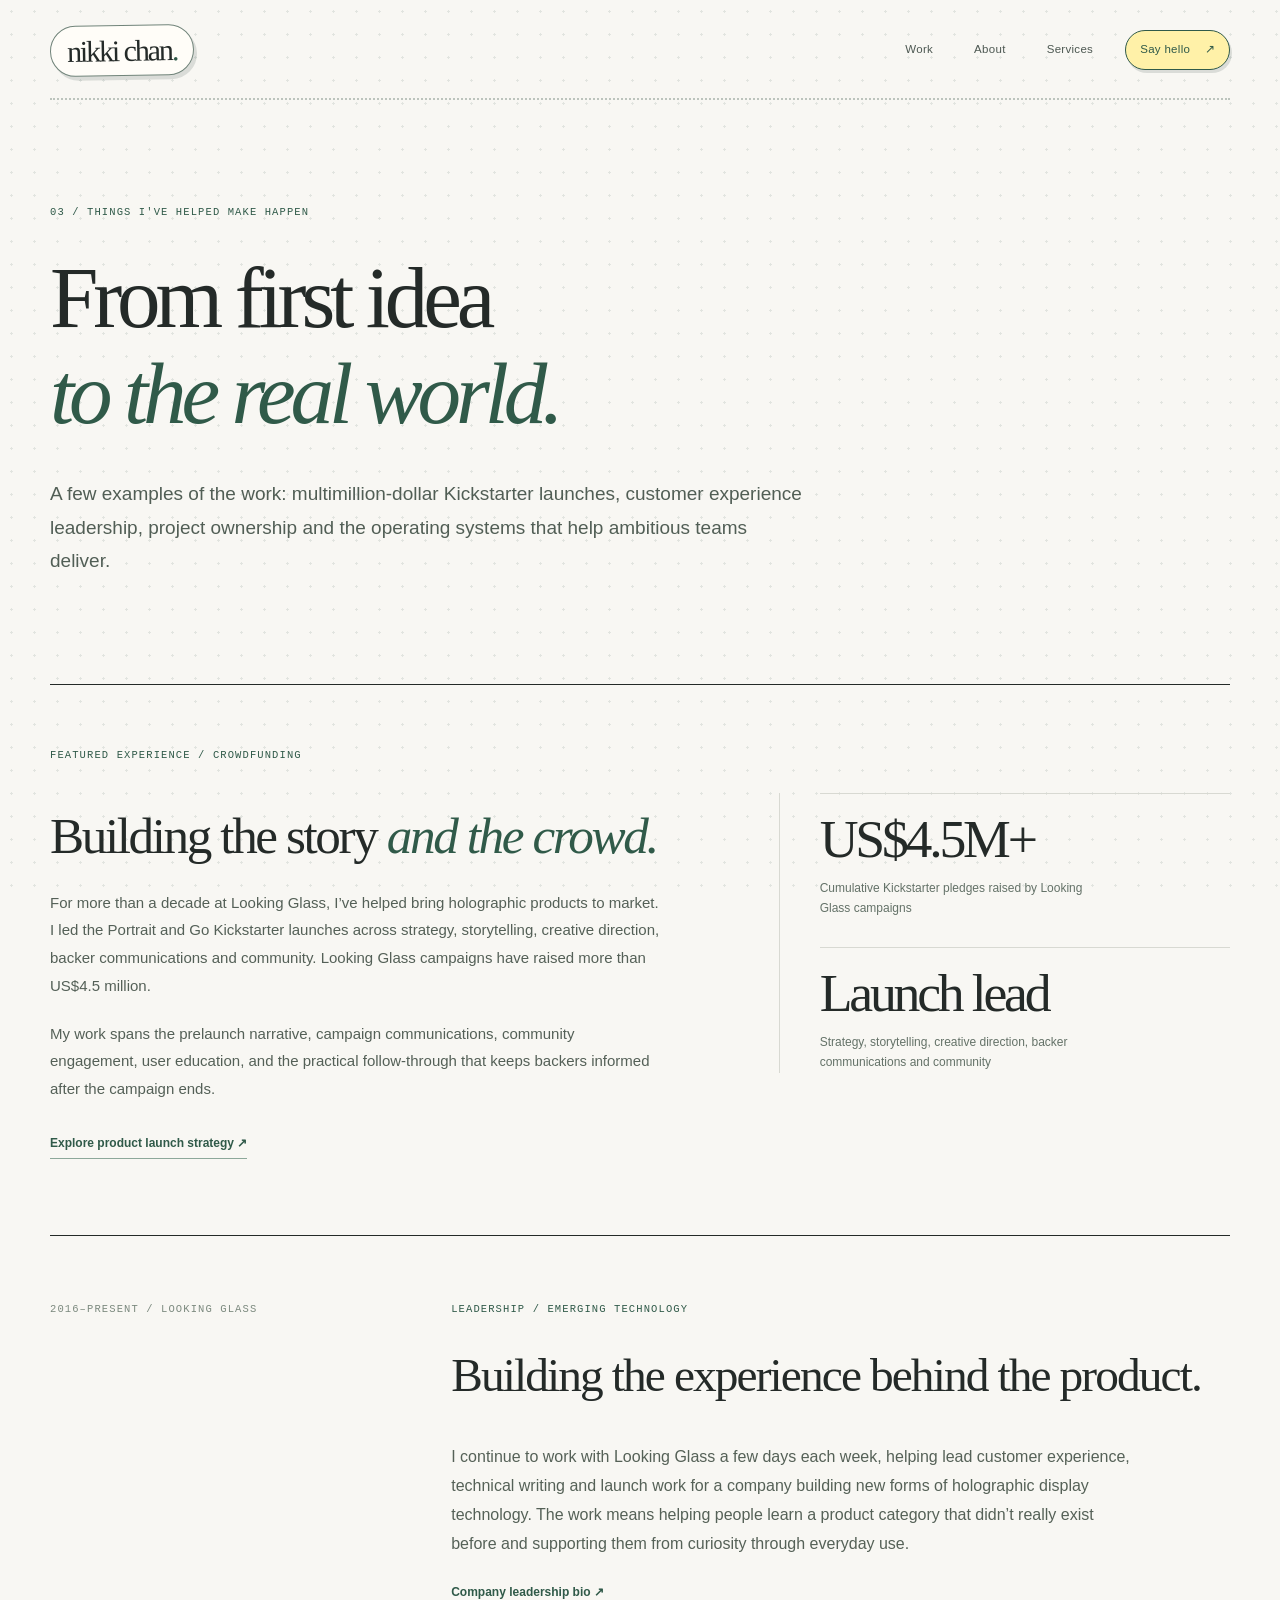
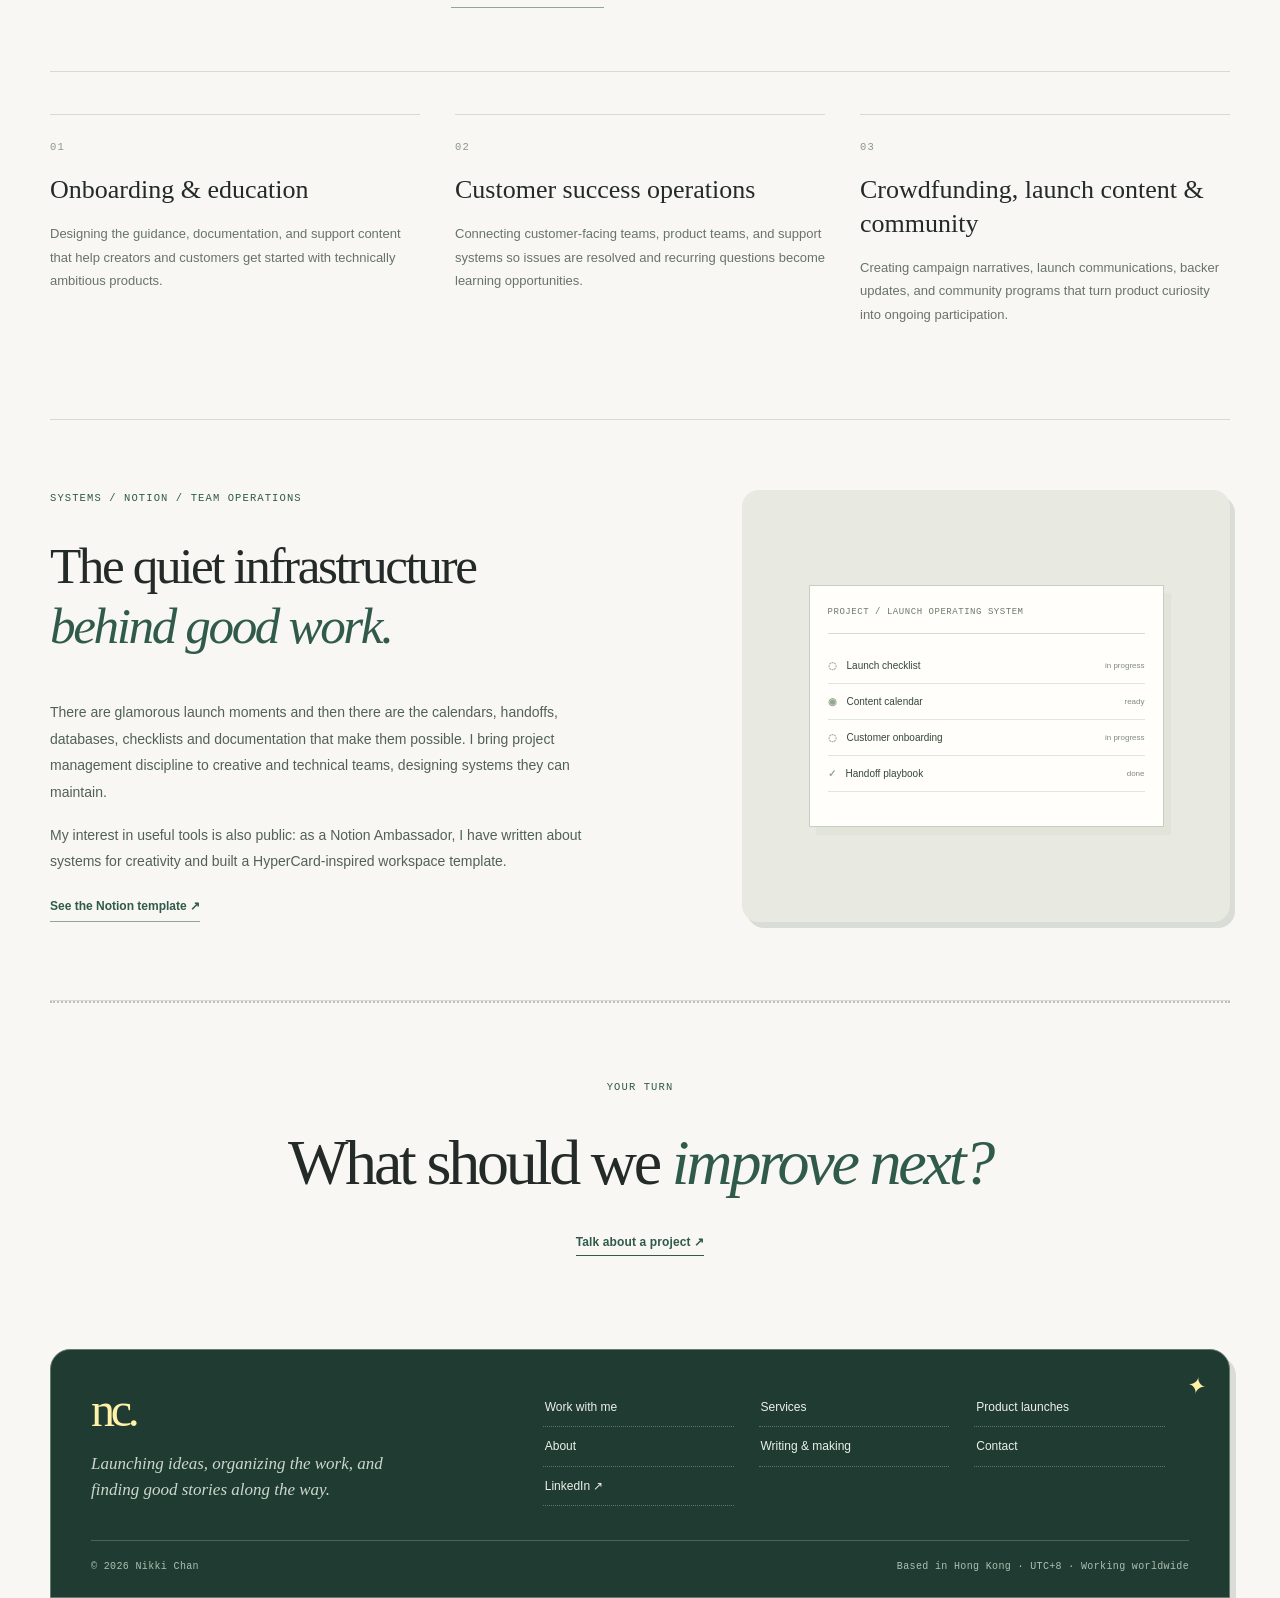
<file: work/index.html>
<!DOCTYPE html>

<html lang="en"><head><meta charset="utf-8"/><meta content="width=device-width,initial-scale=1" name="viewport"/>
<title>Selected Work | Kickstarter, Project Leadership &amp; Creative Content | Nikki Chan</title><meta content="Selected work by Nikki Chan: multimillion-dollar Kickstarter product launches, team operations, customer experience, social strategy and independent creative publishing." name="description"/>
<meta content="index, follow, max-image-preview:large" name="robots"/><link href="https://nikki.garden/work/" rel="canonical"/>
<meta content="website" property="og:type"/><meta content="en_HK" property="og:locale"/><meta content="Nikki Chan" property="og:site_name"/><meta content="Selected Work | Kickstarter, Project Leadership &amp; Creative Content | Nikki Chan" property="og:title"/><meta content="Selected work by Nikki Chan: multimillion-dollar Kickstarter product launches, team operations, customer experience, social strategy and independent creative publishing." property="og:description"/><meta content="https://nikki.garden/work/" property="og:url"/><meta content="https://nikki.garden/assets/og-card.png" property="og:image"/><meta content="1200" property="og:image:width"/><meta content="630" property="og:image:height"/>
<meta content="summary_large_image" name="twitter:card"/><meta content="Selected Work | Kickstarter, Project Leadership &amp; Creative Content | Nikki Chan" name="twitter:title"/><meta content="Selected work by Nikki Chan: multimillion-dollar Kickstarter product launches, team operations, customer experience, social strategy and independent creative publishing." name="twitter:description"/><meta content="https://nikki.garden/assets/og-card.png" name="twitter:image"/>
<meta content="#f8f7f3" name="theme-color"/><link href="../assets/favicon.svg" rel="icon" type="image/svg+xml"/><link href="../assets/styles.css?v=20261106-6" rel="stylesheet"/>
<script type="application/ld+json">{"@context": "https://schema.org", "@type": "Person", "name": "Nikki Chan", "alternateName": "Nicole Chan", "jobTitle": "Part-time Looking Glass customer experience and technical writing leader; independent launch and operations consultant", "description": "Hong Kong-based launch and operations leader working part-time with Looking Glass and available for selected consulting and fractional partnerships. Notion Ambassador and independent creator.", "url": "https://nikki.garden/", "sameAs": ["https://www.linkedin.com/in/nikkichanlkg", "https://www.youtube.com/@nikkikaigi", "https://nikkic.substack.com/", "https://lookingglassfactory.com/about"], "worksFor": {"@type": "Organization", "name": "Looking Glass", "url": "https://lookingglassfactory.com"}, "homeLocation": {"@type": "Place", "name": "Hong Kong"}, "knowsAbout": ["Kickstarter launch strategy", "Project management", "Team operations", "Notion workspace design", "AI-assisted workflows", "Customer onboarding", "Customer experience", "Community strategy", "Social media strategy", "YouTube content creation", "Technical writing", "Editorial writing"], "hasOfferCatalog": {"@type": "OfferCatalog", "name": "Consulting and fractional leadership", "itemListElement": [{"@type": "OfferCatalog", "name": "Product launches and Kickstarter campaigns"}, {"@type": "OfferCatalog", "name": "Project management and team operations"}, {"@type": "OfferCatalog", "name": "Notion and AI-first systems"}, {"@type": "OfferCatalog", "name": "Customer experience, onboarding and support"}, {"@type": "OfferCatalog", "name": "Community, content and social strategy"}]}}</script></head><body><a class="skip" href="#main">Skip to content</a>
<div class="site-shell"><header class="site-header"><a aria-label="Nikki Chan, home" class="wordmark" href="../">nikki chan<span class="wordmark-dot">.</span></a><nav aria-label="Main navigation"><a href="../work/">Work</a><a href="../about/">About</a><a href="../services/">Services</a><a class="nav-contact" href="../contact/">Say hello <span aria-hidden="true">↗</span></a></nav></header><main id="main"><section class="page-hero"><p class="eyebrow">03 / Things I've helped make happen</p><h1>From first idea<br/><em>to the real world.</em></h1><p class="page-lede">A few examples of the work: multimillion-dollar Kickstarter launches, customer experience leadership, project ownership and the operating systems that help ambitious teams deliver.</p></section>
<section class="launch-case" id="kickstarter"><p class="eyebrow">Featured experience / Crowdfunding</p><div class="launch-case-grid"><div class="launch-case-story"><h2>Building the story <em>and the crowd.</em></h2><p>For more than a decade at Looking Glass, I’ve helped bring holographic products to market. I led the Portrait and Go Kickstarter launches across strategy, storytelling, creative direction, backer communications and community. Looking Glass campaigns have raised more than US$4.5 million.</p><p>My work spans the prelaunch narrative, campaign communications, community engagement, user education, and the practical follow-through that keeps backers informed after the campaign ends.</p><a class="minor-link" href="../launches/">Explore product launch strategy <span aria-hidden="true">↗</span></a></div><div class="launch-case-facts"><div><strong>US$4.5M+</strong><span>Cumulative Kickstarter pledges raised by Looking Glass campaigns</span></div><div><strong>Launch lead</strong><span>Strategy, storytelling, creative direction, backer communications and community</span></div></div></div></section><section class="work-block"><div class="work-index">2016–present / Looking Glass</div><div><p class="eyebrow">Leadership / Emerging technology</p><h2>Building the experience behind the product.</h2><p>I continue to work with Looking Glass a few days each week, helping lead customer experience, technical writing and launch work for a company building new forms of holographic display technology. The work means helping people learn a product category that didn’t really exist before and supporting them from curiosity through everyday use.</p><a class="minor-link" href="https://lookingglassfactory.com/about" rel="noopener noreferrer" target="_blank">Company leadership bio ↗</a></div></section>
<div class="work-details"><article><span class="num">01</span><h3>Onboarding &amp; education</h3><p>Designing the guidance, documentation, and support content that help creators and customers get started with technically ambitious products.</p></article><article><span class="num">02</span><h3>Customer success operations</h3><p>Connecting customer-facing teams, product teams, and support systems so issues are resolved and recurring questions become learning opportunities.</p></article><article><span class="num">03</span><h3>Crowdfunding, launch content &amp; community</h3><p>Creating campaign narratives, launch communications, backer updates, and community programs that turn product curiosity into ongoing participation.</p></article></div><section class="operations-case"><div><p class="eyebrow">Systems / Notion / Team operations</p><h2>The quiet infrastructure<br/><em>behind good work.</em></h2><p>There are glamorous launch moments and then there are the calendars, handoffs, databases, checklists and documentation that make them possible. I bring project management discipline to creative and technical teams, designing systems they can maintain.</p><p>My interest in useful tools is also public: as a Notion Ambassador, I have written about systems for creativity and built a HyperCard-inspired workspace template.</p><a class="minor-link" href="https://nikkiccccc.gumroad.com/l/HyperCardOSNotionTemplate" rel="noopener noreferrer" target="_blank">See the Notion template ↗</a></div><div aria-hidden="true" class="system-illustration"><div class="system-window"><span class="system-toolbar">PROJECT / LAUNCH OPERATING SYSTEM</span><div class="system-line"><b>◌</b> Launch checklist <span>in progress</span></div><div class="system-line"><b>◉</b> Content calendar <span>ready</span></div><div class="system-line"><b>◌</b> Customer onboarding <span>in progress</span></div><div class="system-line"><b>✓</b> Handoff playbook <span>done</span></div></div></div></section>
<section class="last-cta compact"><p class="eyebrow">Your turn</p><h2>What should we <em>improve next?</em></h2><a class="text-link primary-link" href="../contact/">Talk about a project ↗</a></section></main>
<footer class="site-footer"><div><a class="footer-mark" href="../">nc.</a><p>Launching ideas, organizing the work, and finding good stories along the way.</p></div>
<div class="footer-links"><a href="../work-with-me/">Work with me</a><a href="../services/">Services</a><a href="../launches/">Product launches</a><a href="../about/">About</a><a href="../writing/">Writing &amp; making</a><a href="../contact/">Contact</a><a href="https://www.linkedin.com/in/nikkichanlkg" rel="me noopener noreferrer" target="_blank">LinkedIn ↗</a></div>
<div class="footer-bottom"><span>© <span id="year">2026</span> Nikki Chan</span><span>Based in Hong Kong · UTC+8 · Working worldwide</span></div></footer></div>
<script defer="" src="../assets/site.js"></script></body></html>
</file>
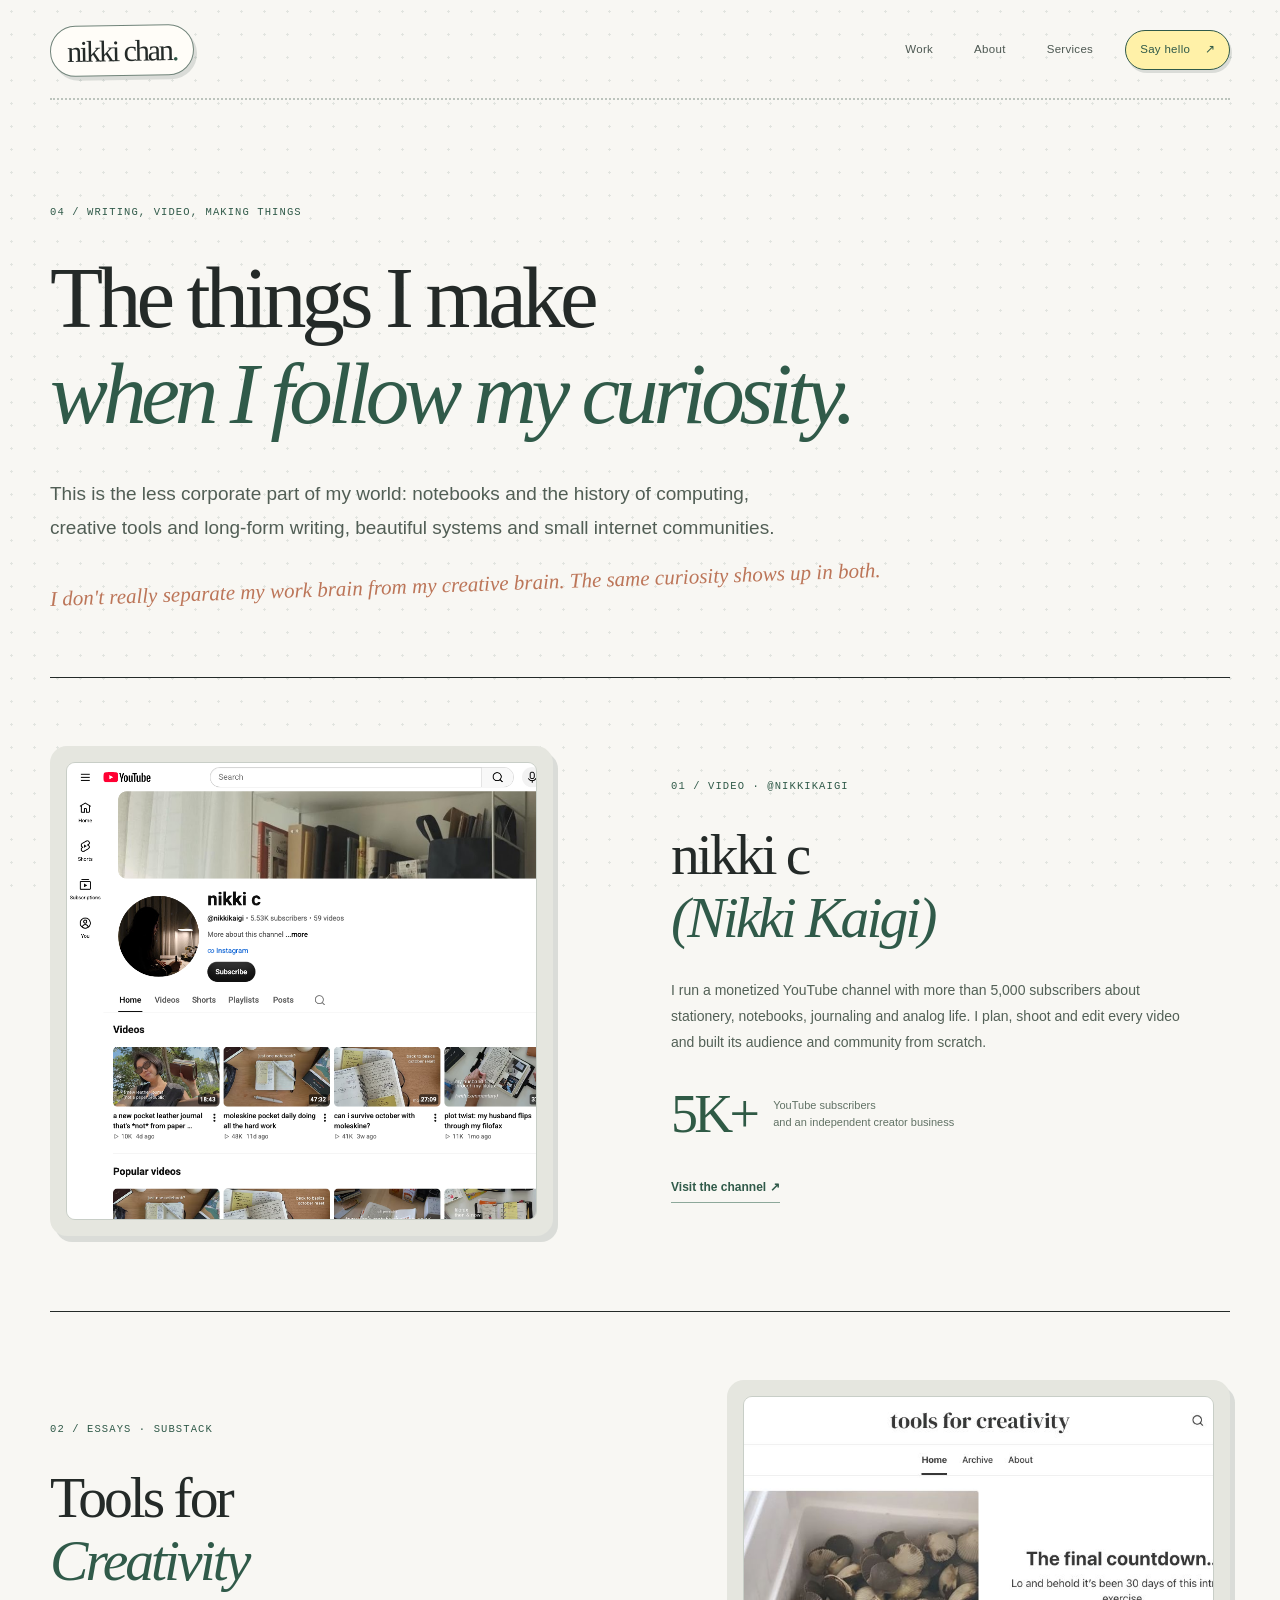
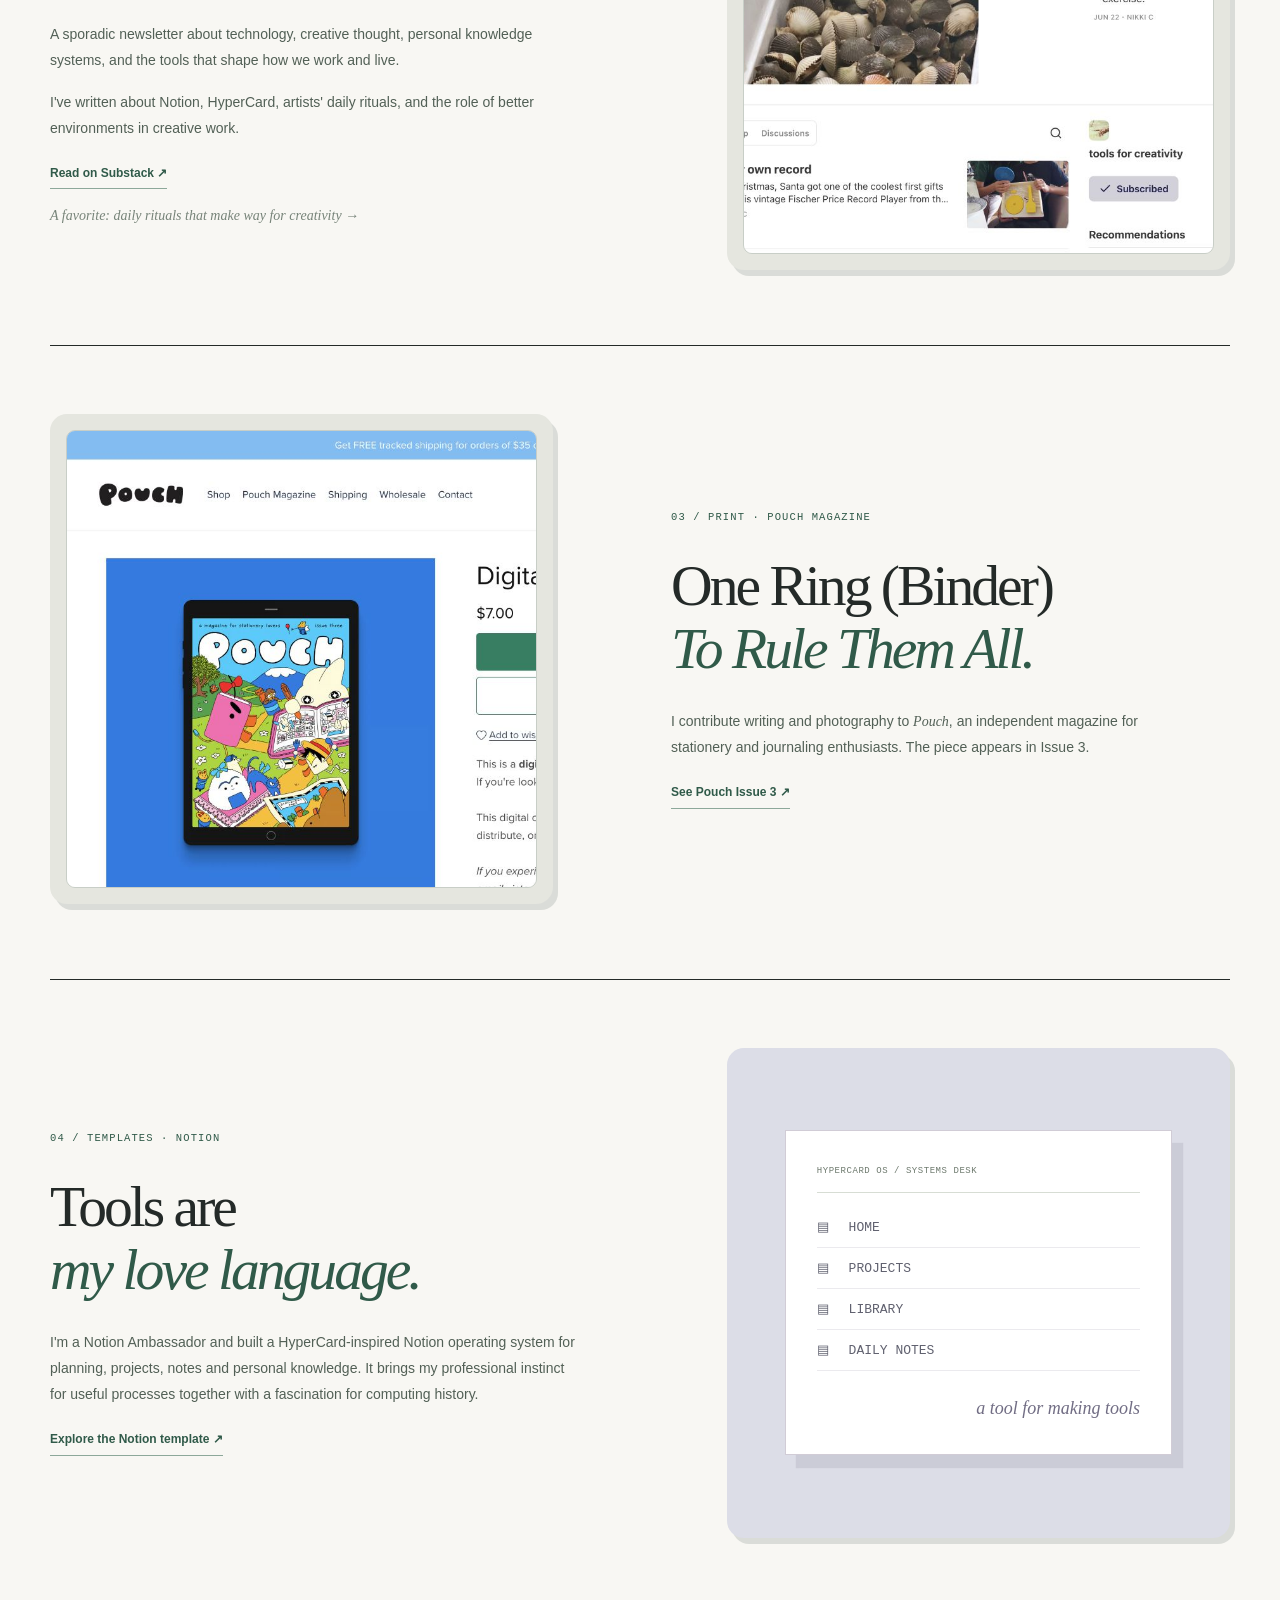
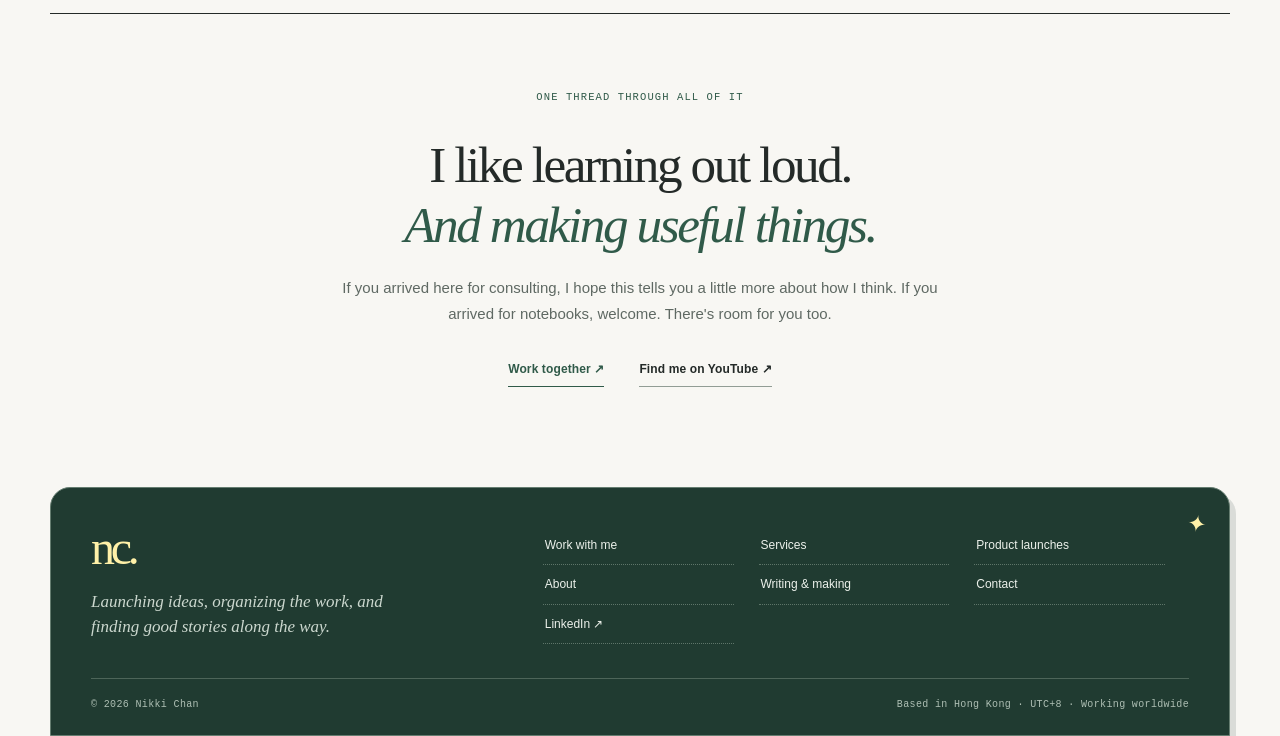
<file: writing/index.html>
<!DOCTYPE html>

<html lang="en"><head><meta charset="utf-8"/><meta content="width=device-width,initial-scale=1" name="viewport"/>
<title>Writing &amp; Making | Nikki Chan | YouTube, Tools for Creativity &amp; Pouch</title><meta content="Nikki Chan writes Tools for Creativity, runs a monetized 5K+ subscriber stationery YouTube channel, contributes to Pouch Magazine, and creates Notion tools and creative systems." name="description"/>
<meta content="index, follow, max-image-preview:large" name="robots"/><link href="https://nikki.garden/writing/" rel="canonical"/>
<meta content="website" property="og:type"/><meta content="en_HK" property="og:locale"/><meta content="Nikki Chan" property="og:site_name"/><meta content="Writing &amp; Making | Nikki Chan | YouTube, Tools for Creativity &amp; Pouch" property="og:title"/><meta content="Nikki Chan writes Tools for Creativity, runs a monetized 5K+ subscriber stationery YouTube channel, contributes to Pouch Magazine, and creates Notion tools and creative systems." property="og:description"/><meta content="https://nikki.garden/writing/" property="og:url"/><meta content="https://nikki.garden/assets/og-card.png" property="og:image"/><meta content="1200" property="og:image:width"/><meta content="630" property="og:image:height"/>
<meta content="summary_large_image" name="twitter:card"/><meta content="Writing &amp; Making | Nikki Chan | YouTube, Tools for Creativity &amp; Pouch" name="twitter:title"/><meta content="Nikki Chan writes Tools for Creativity, runs a monetized 5K+ subscriber stationery YouTube channel, contributes to Pouch Magazine, and creates Notion tools and creative systems." name="twitter:description"/><meta content="https://nikki.garden/assets/og-card.png" name="twitter:image"/>
<meta content="#f8f7f3" name="theme-color"/><link href="../assets/favicon.svg" rel="icon" type="image/svg+xml"/><link href="../assets/styles.css?v=20261106-9" rel="stylesheet"/>
<script type="application/ld+json">{"@context": "https://schema.org", "@type": "Person", "name": "Nikki Chan", "alternateName": "Nicole Chan", "jobTitle": "Part-time Looking Glass customer experience and technical writing leader; independent launch and operations consultant", "description": "Hong Kong-based launch and operations leader working part-time with Looking Glass and available for selected consulting and fractional partnerships. Notion Ambassador and independent creator.", "url": "https://nikki.garden/", "sameAs": ["https://www.linkedin.com/in/nikkichanlkg", "https://www.youtube.com/@nikkikaigi", "https://nikkic.substack.com/", "https://lookingglassfactory.com/about"], "worksFor": {"@type": "Organization", "name": "Looking Glass", "url": "https://lookingglassfactory.com"}, "homeLocation": {"@type": "Place", "name": "Hong Kong"}, "knowsAbout": ["Kickstarter launch strategy", "Project management", "Team operations", "Notion workspace design", "AI-assisted workflows", "Customer onboarding", "Customer experience", "Community strategy", "Social media strategy", "YouTube content creation", "Technical writing", "Editorial writing"], "hasOfferCatalog": {"@type": "OfferCatalog", "name": "Consulting and fractional leadership", "itemListElement": [{"@type": "OfferCatalog", "name": "Product launches and Kickstarter campaigns"}, {"@type": "OfferCatalog", "name": "Project management and team operations"}, {"@type": "OfferCatalog", "name": "Notion and AI-first systems"}, {"@type": "OfferCatalog", "name": "Customer experience, onboarding and support"}, {"@type": "OfferCatalog", "name": "Community, content and social strategy"}]}}</script></head><body><a class="skip" href="#main">Skip to content</a>
<div class="site-shell"><header class="site-header"><a aria-label="Nikki Chan, home" class="wordmark" href="../">nikki chan<span class="wordmark-dot">.</span></a><nav aria-label="Main navigation"><a href="../work/">Work</a><a href="../about/">About</a><a href="../services/">Services</a><a class="nav-contact" href="../contact/">Say hello <span aria-hidden="true">↗</span></a></nav></header><main id="main"><section class="page-hero writing-hero"><p class="eyebrow">04 / Writing, video, making things</p><h1>The things I make<br/><em>when I follow my curiosity.</em></h1><p class="page-lede">This is the less corporate part of my world: notebooks and the history of computing, creative tools and long-form writing, beautiful systems and small internet communities.</p><div class="writing-intro-note">I don't really separate my work brain from my creative brain. The same curiosity shows up in both.</div></section>
<section class="editorial-feature youtube-feature"><div class="editorial-feature-art site-shot-art"><img alt="Screenshot of the nikki c YouTube channel, showing the channel header and recent notebook videos" class="editorial-site-shot editorial-site-shot-youtube" decoding="async" loading="lazy" src="../assets/writing-youtube.png"/></div><div class="editorial-feature-copy"><p class="eyebrow">01 / Video · @nikkikaigi</p><h2>nikki c<br/><em>(Nikki Kaigi)</em></h2><p>I run a monetized YouTube channel with more than 5,000 subscribers about stationery, notebooks, journaling and analog life. I plan, shoot and edit every video and built its audience and community from scratch.</p><div class="inline-stat"><strong>5K+</strong><span>YouTube subscribers<br/>and an independent creator business</span></div><a class="minor-link" href="https://www.youtube.com/@nikkikaigi" rel="noopener noreferrer" target="_blank">Visit the channel ↗</a></div></section>
<section class="editorial-feature reverse"><div class="editorial-feature-art site-shot-art"><img alt="Screenshot of the Tools for Creativity Substack homepage and recent posts" class="editorial-site-shot editorial-site-shot-substack" decoding="async" loading="lazy" src="../assets/writing-substack.jpg"/></div><div class="editorial-feature-copy"><p class="eyebrow">02 / Essays · Substack</p><h2>Tools for<br/><em>Creativity</em></h2><p>A sporadic newsletter about technology, creative thought, personal knowledge systems, and the tools that shape how we work and live.</p><p>I've written about Notion, HyperCard, artists' daily rituals, and the role of better environments in creative work.</p><a class="minor-link" href="https://nikkic.substack.com/" rel="noopener noreferrer" target="_blank">Read on Substack ↗</a><br/><a class="text-soft-link" href="https://nikkic.substack.com/p/tools-for-creativity-daily-rituals" rel="noopener noreferrer" target="_blank">A favorite: daily rituals that make way for creativity →</a></div></section>
<section class="editorial-feature"><div class="editorial-feature-art site-shot-art"><img alt="Screenshot of the Pouch Magazine shop page for Digital Pouch Issue 3" class="editorial-site-shot editorial-site-shot-pouch" decoding="async" loading="lazy" src="../assets/writing-pouch.jpg"/></div><div class="editorial-feature-copy"><p class="eyebrow">03 / Print · Pouch Magazine</p><h2>One Ring (Binder)<br/><em>To Rule Them All.</em></h2><p>I contribute writing and photography to <em>Pouch</em>, an independent magazine for stationery and journaling enthusiasts. The piece appears in Issue 3.</p><a class="minor-link" href="https://shop.pouchmagazine.com/b/digital-pouch-issue-3" rel="noopener noreferrer" target="_blank">See Pouch Issue 3 ↗</a></div></section>
<section class="editorial-feature reverse"><div aria-hidden="true" class="editorial-feature-art notion-art"><div class="notion-interface"><div class="notion-top">HYPERCARD OS / SYSTEMS DESK</div><div class="notion-mini">▤ <span>HOME</span></div><div class="notion-mini">▤ <span>PROJECTS</span></div><div class="notion-mini">▤ <span>LIBRARY</span></div><div class="notion-mini">▤ <span>DAILY NOTES</span></div><div class="notion-bottom">a tool for making tools</div></div></div><div class="editorial-feature-copy"><p class="eyebrow">04 / Templates · Notion</p><h2>Tools are<br/><em>my love language.</em></h2><p>I'm a Notion Ambassador and built a HyperCard-inspired Notion operating system for planning, projects, notes and personal knowledge. It brings my professional instinct for useful processes together with a fascination for computing history.</p><a class="minor-link" href="https://nikkiccccc.gumroad.com/l/HyperCardOSNotionTemplate" rel="noopener noreferrer" target="_blank">Explore the Notion template ↗</a></div></section>
<section class="creative-endnote"><p class="eyebrow">One thread through all of it</p><h2>I like learning out loud.<br/><em>And making useful things.</em></h2><p>If you arrived here for consulting, I hope this tells you a little more about how I think. If you arrived for notebooks, welcome. There's room for you too.</p><div><a class="text-link primary-link" href="../work-with-me/">Work together ↗</a><a class="text-link" href="https://www.youtube.com/@nikkikaigi" rel="noopener noreferrer" target="_blank">Find me on YouTube ↗</a></div></section></main>
<footer class="site-footer"><div><a class="footer-mark" href="../">nc.</a><p>Launching ideas, organizing the work, and finding good stories along the way.</p></div>
<div class="footer-links"><a href="../work-with-me/">Work with me</a><a href="../services/">Services</a><a href="../launches/">Product launches</a><a href="../about/">About</a><a href="../writing/">Writing &amp; making</a><a href="../contact/">Contact</a><a href="https://www.linkedin.com/in/nikkichanlkg" rel="me noopener noreferrer" target="_blank">LinkedIn ↗</a></div>
<div class="footer-bottom"><span>© <span id="year">2026</span> Nikki Chan</span><span>Based in Hong Kong · UTC+8 · Working worldwide</span></div></footer></div>
<script defer="" src="../assets/site.js"></script></body></html>
</file>
<file: assets/styles.css>
/* Nikki Chan / Editorial personal site / no framework or tracker required. */
:root{--paper:#f8f7f3;--ink:#242a28;--faint:#eceae3;--muted:#5f6963;--line:#d8d9d2;--moss:#305a49;--mossdark:#203b31;--serif:Georgia,"Iowan Old Style","Baskerville",serif;--sans:ui-sans-serif,-apple-system,BlinkMacSystemFont,"Segoe UI",Helvetica,Arial,sans-serif;--mono:ui-monospace,SFMono-Regular,Menlo,Consolas,monospace}
*{box-sizing:border-box}html{scroll-behavior:smooth}body{margin:0;background:var(--paper);color:var(--ink);font-family:var(--sans);-webkit-font-smoothing:antialiased;font-size:16px;line-height:1.7}::selection{background:#c1d7c8;color:#172b23}a{color:inherit;text-decoration:none}a:focus-visible{outline:2px solid var(--moss);outline-offset:4px}h1,h2,h3,p{margin-top:0}p{margin-bottom:1.15em}h1,h2,h3{font-weight:400}em{font-family:var(--serif);font-weight:400;font-style:italic}strong{font-weight:600}.skip{position:absolute;top:-60px;left:14px;background:white;padding:10px;z-index:20}.skip:focus{top:10px}.site-shell{width:min(1184px,calc(100% - 100px));margin:auto}.site-header{min-height:94px;display:flex;align-items:center;justify-content:space-between;border-bottom:1px solid var(--ink);gap:25px}.wordmark{font-family:var(--serif);font-size:27px;letter-spacing:-.07em;line-height:1;white-space:nowrap}.wordmark-dot{color:var(--moss)}nav{display:flex;align-items:center;gap:31px;font-size:12px;font-weight:500;letter-spacing:.025em}nav a{color:#4d5852;transition:color .2s}nav a:hover,nav a[aria-current="page"]{color:var(--moss);text-decoration:underline;text-underline-offset:8px}.nav-contact{border:1px solid var(--moss);padding:9px 14px;color:var(--moss);text-decoration:none!important}.nav-contact:hover{background:var(--moss);color:white}.nav-contact span{margin-left:11px}
.eyebrow,.section-marker,.aside-label,.num,.availability-kicker,.margin-note,.feature-label,.work-index,.contact-label{font-family:var(--mono);text-transform:uppercase;font-size:10.5px;line-height:1.6;font-weight:500;letter-spacing:.105em}.eyebrow{color:var(--moss);margin-bottom:29px}.tiny-square{display:inline-block;width:6px;height:6px;background:var(--moss);margin-right:10px;transform:translateY(-1px)}
.hero{display:grid;grid-template-columns:minmax(0,1.88fr) minmax(285px,.78fr);gap:7.5%;padding:103px 0 128px}.hero-main{min-width:0}.hero h1{font-family:var(--serif);font-size:clamp(50px,5.6vw,82px);letter-spacing:-.055em;line-height:1.12;margin-bottom:36px}.hero h1 em{color:var(--moss);white-space:normal}.lede{font-family:var(--serif);font-size:clamp(22px,2.18vw,30px);line-height:1.42;letter-spacing:-.02em;max-width:710px;margin-bottom:28px}.hero-intro{max-width:640px;font-size:15px;line-height:1.85;color:#4e5953}.hero-intro strong{color:var(--ink)}.hero-actions{display:flex;align-items:center;flex-wrap:wrap;gap:29px;margin-top:40px}.text-link{font-size:12px;font-weight:600;letter-spacing:.01em;padding-bottom:6px;border-bottom:1px solid #929d95;transition:color .2s,border-color .2s}.text-link:hover{color:var(--moss);border-color:var(--moss)}.primary-link{color:var(--moss);border-bottom:1.5px solid var(--moss)}.text-link span{margin-left:11px}.hero-aside{padding-top:78px;position:relative}.availability{border-top:1px solid var(--moss);border-bottom:1px solid var(--line);padding:25px 0 26px}.availability-kicker{color:var(--moss);display:flex;gap:10px;align-items:center}.pulse{width:7px;height:7px;background:#6e9783;border-radius:100%;box-shadow:0 0 0 4px #e2ebe4}.availability-line{font-family:var(--serif);font-size:27px;letter-spacing:-.02em;line-height:1.3;margin:23px 0}.availability-line strong{font-weight:400;color:var(--moss)}.availability>p:not(.availability-line){font-size:13px;color:#515e56;line-height:1.75}.aside-rule{border-top:1px solid var(--line);margin:24px 0}.aside-label{color:#6c7871;margin:0 0 10px}.minor-link{color:var(--moss);font-size:12px;font-weight:600;border-bottom:1px solid #8da89a;display:inline-block;padding-bottom:5px}.minor-link:hover{border-color:var(--moss)}.availability .minor-link{margin-top:10px}.margin-note{color:#879087;position:absolute;top:calc(100% - 60px);left:0;letter-spacing:.12em}
.section{display:grid;grid-template-columns:23% 1fr;gap:8%;border-top:1px solid var(--line);padding:75px 0 91px}.section-marker{color:#78827a;padding-top:11px}.section-content{min-width:0}.section-content.narrow{max-width:710px}.statement{font-family:var(--serif);font-size:clamp(40px,4.4vw,66px);letter-spacing:-.045em;line-height:1.15;margin:0 0 29px}.statement em{color:var(--moss)}.intro-section .section-content>p{max-width:630px;font-size:16px;color:#4e5b52;line-height:1.9}.section-heading{display:flex;align-items:baseline;justify-content:space-between;gap:20px;margin-bottom:28px}.section-heading h2,.context-grid h2{font-family:var(--serif);font-size:43px;letter-spacing:-.04em;line-height:1.2;margin-bottom:10px}.service-list{border-top:1px solid var(--ink)}.service-item{border-bottom:1px solid var(--line);display:grid;grid-template-columns:50px 1fr 24px;gap:20px;padding:30px 8px 26px 0;transition:padding .2s,background .2s}.service-item:hover{padding-left:12px;background:#f1f3ed}.num{color:#8c968f;padding-top:7px}.service-item h3{font-family:var(--serif);font-size:27px;letter-spacing:-.02em;line-height:1.3;margin:0 0 7px}.service-item p{margin:0;max-width:590px;font-size:13px;line-height:1.8;color:#677169}.service-arrow{color:var(--moss);padding-top:6px;font-size:19px}.feature-band{background:var(--mossdark);color:#edf4ec;padding:54px 63px 56px;display:grid;grid-template-columns:24% 1fr;gap:7%;align-items:start;margin-bottom:65px}.feature-label{color:#acccba;padding-top:14px}.feature-band p{font-family:var(--serif);font-size:clamp(27px,3vw,43px);line-height:1.35;letter-spacing:-.022em;margin:0 0 28px}.feature-band a{grid-column:2;color:#c2ddcb;font-size:12px;border-bottom:1px solid #9dbfa8;display:inline-block;justify-self:start;padding-bottom:4px}.context-grid{display:grid;grid-template-columns:1.4fr .8fr;gap:11%}.context-grid p{max-width:600px;font-size:14px;line-height:1.85;color:#4f5a52}.inline-link{color:var(--moss);border-bottom:1px solid #aabfb1}.inline-link:hover{border-color:var(--moss)}.context-aside{padding-top:14px}.simple-list{padding:0;list-style:none;margin:16px 0}.simple-list li{border-top:1px solid var(--line);padding:12px 0 13px;font-size:13px;color:#59665e;line-height:1.5}.simple-list li:last-child{border-bottom:1px solid var(--line)}.last-cta{border-top:1px solid var(--ink);padding:84px 0 108px;max-width:100%;text-align:center}.last-cta h2{font-family:var(--serif);font-size:clamp(43px,5vw,68px);letter-spacing:-.05em;line-height:1.18;margin-bottom:26px}.last-cta h2 em{color:var(--moss)}.last-cta>p:not(.eyebrow){font-size:14px;color:#5e6a60;max-width:540px;margin:0 auto 28px}.cta-links{display:flex;gap:28px;justify-content:center;margin-top:30px}.site-footer{border-top:1px solid var(--ink);padding:45px 0 26px;display:grid;grid-template-columns:1fr 1fr;gap:38px}.footer-mark{font-family:var(--serif);font-size:38px;line-height:1;color:var(--moss);letter-spacing:-.09em}.site-footer p{font-size:12px;color:#697269;max-width:330px;line-height:1.7;margin:15px 0 0}.footer-links{justify-self:end;display:flex;gap:23px;align-items:start;font-size:12px}.footer-links a:hover{text-decoration:underline;text-underline-offset:5px}.footer-bottom{grid-column:1/-1;border-top:1px solid var(--line);padding-top:21px;display:flex;justify-content:space-between;gap:20px;font-size:11px;color:#858f86}
/* Inner pages */
.page-hero{max-width:980px;padding:104px 0 107px}.page-hero h1{font-family:var(--serif);font-size:clamp(50px,6.8vw,92px);letter-spacing:-.059em;line-height:1.1;margin:0 0 36px}.page-hero h1 em{color:var(--moss)}.page-lede{font-size:19px;line-height:1.75;max-width:760px;color:#515e55;margin:0}.page-section{border-top:1px solid var(--line);display:grid;grid-template-columns:23% 1fr;gap:8%;padding:63px 0 72px;scroll-margin-top:30px}.page-aside{font-family:var(--mono);color:#879288;font-size:10.5px;text-transform:uppercase;letter-spacing:.085em}.page-aside .num{display:block;font-size:11px;margin-bottom:11px}.page-aside p{max-width:150px}.prose{max-width:755px}.prose h2{font-family:var(--serif);font-size:clamp(32px,3.5vw,48px);letter-spacing:-.044em;line-height:1.25;margin:0 0 24px}.prose p{font-size:15px;line-height:1.9;color:#525e55}.prose.long p{font-size:16px}.prose ul,.contact-note ol{list-style:none;padding:0;margin:18px 0 18px}.prose ul li{font-size:14px;border-bottom:1px solid var(--line);padding:10px 0 12px 25px;position:relative;color:#4c5a50}.prose ul li::before{content:"↳";position:absolute;left:0;color:var(--moss)}.subhead{font-family:var(--mono)!important;text-transform:uppercase;font-size:11px!important;color:var(--moss)!important;letter-spacing:.1em;margin-top:28px}.prose .outcome{margin-top:27px;border-left:2px solid #9bb5a5;padding:2px 0 2px 18px;font-family:var(--serif);font-style:italic;font-size:19px;color:var(--moss)}.collaboration{border-top:1px solid var(--ink);padding:78px 0 80px}.collab-grid{display:grid;grid-template-columns:repeat(3,1fr);gap:40px}.collab-grid>div{border-top:1px solid var(--line);padding-top:23px}.collab-grid h3{font-family:var(--serif);font-size:26px;letter-spacing:-.025em;margin-bottom:12px}.collab-grid p{font-size:13px;color:#626e65;line-height:1.85}.collab-note{font-family:var(--mono);font-size:11px;color:#738077;margin-top:36px}.last-cta.compact{padding:76px 0 95px}.work-block{border-top:1px solid var(--ink);display:grid;grid-template-columns:31% 1fr;gap:3%;padding:65px 0 63px}.work-index{color:#7b897e}.work-block h2{font-family:var(--serif);font-size:clamp(36px,3.7vw,51px);line-height:1.2;letter-spacing:-.04em}.work-block p:not(.eyebrow){color:#556157;font-size:16px;line-height:1.8;max-width:680px}.work-details{display:grid;grid-template-columns:repeat(3,1fr);gap:35px;border-top:1px solid var(--line);padding:42px 0 78px}.work-details article{border-top:1px solid var(--line);padding-top:16px}.work-details h3{font-family:var(--serif);font-size:26px;line-height:1.3;margin:15px 0}.work-details p{font-size:13px;color:#687469;line-height:1.8}
.contact-hero{padding-bottom:81px}.contact-grid{border-top:1px solid var(--ink);display:grid;grid-template-columns:1.45fr .75fr;gap:12%;padding:68px 0 110px}.contact-method{border-bottom:1px solid var(--line);display:flex;justify-content:space-between;gap:20px;padding:26px 0 28px;transition:padding .2s}.contact-method:first-of-type{border-top:1px solid var(--line)}.contact-method:hover{padding-left:10px}.contact-method span{display:block}.contact-label{color:#869189;margin-bottom:13px}.contact-method strong{font-family:var(--serif);font-size:27px;display:block;letter-spacing:-.02em;font-weight:400;margin-bottom:5px}.contact-method small{color:#69766a;font-size:12px}.contact-method .contact-arrow{font-size:20px;color:var(--moss)}.contact-note{border-top:1px solid var(--moss);padding-top:20px}.contact-note h2{font-family:var(--serif);font-size:28px;letter-spacing:-.025em;margin-bottom:12px}.contact-note p,.contact-note li{color:#617066;font-size:13px;line-height:1.75}.contact-note li{counter-increment:listitem;border-bottom:1px solid var(--line);padding:10px 0}.contact-note li:before{content:'0' counter(listitem) ' / ';color:var(--moss);font-family:var(--mono);font-size:10px;margin-right:9px}.contact-small{font-size:12px!important}
@media(max-width:960px){.site-shell{width:min(100% - 60px,1184px)}.hero{gap:4%;grid-template-columns:1.6fr .85fr}.hero h1{font-size:clamp(49px,6.3vw,75px)}nav{gap:17px}.feature-band{grid-template-columns:1fr;gap:19px}.feature-band a{grid-column:auto}.context-grid{gap:5%}.contact-grid{gap:6%}}
@media(max-width:720px){.site-shell{width:calc(100% - 36px)}.site-header{min-height:77px;align-items:flex-start;padding-top:19px;flex-wrap:wrap;gap:12px 20px;padding-bottom:15px}.wordmark{font-size:24px}.site-header nav{gap:16px;flex-wrap:wrap;font-size:11px;align-items:center}.nav-contact{padding:6px 8px}.nav-contact span{margin-left:4px}.hero{display:block;padding:61px 0 75px}.hero h1{font-size:clamp(43px,10.3vw,70px);margin-bottom:27px}.desktop-only{display:none}.hero .eyebrow{font-size:9px;margin-bottom:23px}.lede{font-size:24px}.hero-intro{font-size:14px}.hero-aside{padding-top:44px}.margin-note{position:static;margin-top:14px}.availability{padding:20px 0}.availability-line{font-size:26px}.section{display:block;padding:45px 0 58px}.section-marker{margin-bottom:24px}.statement{font-size:clamp(40px,9vw,55px)}.section-heading{align-items:start}.section-heading h2,.context-grid h2{font-size:37px}.section-heading .minor-link{font-size:11px}.service-item{grid-template-columns:27px 1fr 15px;gap:10px;padding:23px 4px 24px 0}.service-item h3{font-size:24px}.service-item p{font-size:12px}.feature-band{padding:35px 25px;margin-bottom:14px}.feature-band p{font-size:29px}.context-grid{display:block}.context-aside{margin-top:32px}.last-cta{padding:65px 0 80px}.last-cta h2{font-size:47px}.site-footer{padding-top:30px;gap:30px}.footer-links{display:grid;grid-template-columns:1fr 1fr;gap:12px}.footer-bottom{flex-wrap:wrap;gap:8px}.page-hero{padding:65px 0 72px}.page-hero h1{font-size:clamp(46px,10vw,69px)}.page-lede{font-size:17px}.page-section{display:block;padding:44px 0 50px}.page-aside{margin-bottom:20px}.prose h2{font-size:36px}.collaboration{padding:54px 0}.collab-grid,.work-details{grid-template-columns:1fr;gap:24px}.work-block{display:block;padding:43px 0}.work-index{margin-bottom:24px}.contact-grid{display:block;padding:35px 0 75px}.contact-note{margin-top:49px}.contact-method strong{font-size:22px}}
@media(max-width:430px){.site-header nav{gap:12px}.site-header{gap:16px 10px}.nav-contact{order:4}.hero h1{font-size:44px}.cta-links{flex-direction:column;align-items:center;gap:18px}.contact-method strong{font-size:19px;word-break:break-word}.last-cta h2{font-size:40px}.eyebrow{font-size:10px}}
@media(prefers-reduced-motion:reduce){html{scroll-behavior:auto}*,*::before,*::after{transition-duration:.01ms!important}}

/* Kickstarter / launch evidence: restrained editorial metrics */
.launch-proof{display:grid;grid-template-columns:1.04fr .95fr;gap:10%;border-top:1px solid var(--ink);border-bottom:1px solid var(--line);padding:61px 0 71px;margin-bottom:0}
.launch-proof h2,.launch-case h2{font-family:var(--serif);font-size:clamp(37px,4vw,57px);letter-spacing:-.047em;line-height:1.15;margin:14px 0 23px;font-weight:400}
.launch-proof h2 em,.launch-case h2 em{color:var(--moss)}
.launch-proof-intro>p:not(.eyebrow){color:#576259;max-width:460px;font-size:14px;line-height:1.85;margin:0 0 21px}
.launch-proof-metrics{display:grid;grid-template-columns:1fr 1fr;gap:23px;align-content:center;align-items:start}
.proof-metric{border-top:1px solid var(--moss);padding-top:17px}
.proof-number{font-family:var(--serif);font-size:clamp(43px,5vw,69px);letter-spacing:-.06em;line-height:1.18;display:block;white-space:nowrap}
.proof-plus{color:var(--moss)}
.proof-label{color:#58675c;line-height:1.6;font-size:12px;max-width:210px;display:block;margin-top:8px}
.proof-footnote{grid-column:1/-1;font-size:10px;color:#879087;line-height:1.6;margin:0}
.launch-case{border-top:1px solid var(--ink);padding:62px 0 76px}
.launch-case-grid{display:grid;grid-template-columns:1.15fr .85fr;gap:10%;align-items:start}
.launch-case-story>p:not(.eyebrow){font-size:15px;line-height:1.85;max-width:640px;color:#546057;margin:0 0 20px}
.launch-case-story .minor-link{display:inline-block;margin-top:10px}
.launch-case-facts{display:grid;gap:28px;border-left:1px solid var(--line);padding-left:40px}
.launch-case-facts>div{border-top:1px solid var(--line);padding-top:16px}
.launch-case-facts strong{font-family:var(--serif);font-size:clamp(40px,4.2vw,60px);font-weight:400;display:block;letter-spacing:-.06em;line-height:1.1}
.launch-case-facts span{display:block;font-size:12px;color:#647268;line-height:1.7;max-width:270px;margin-top:9px}
.launch-case-facts>p{font-size:10px;color:#879087;line-height:1.6;margin:0}
.launch-landing{padding-top:46px}
@media(max-width:850px){.launch-proof{gap:5%}.launch-case-grid{gap:5%}.launch-case-facts{padding-left:25px}}
@media(max-width:720px){.launch-proof{display:block;padding:43px 0 51px}.launch-proof h2{font-size:clamp(34px,8.5vw,44px);line-height:1.18}.launch-case h2{font-size:clamp(36px,9.3vw,50px)}.launch-proof-metrics{margin-top:39px;gap:18px}.proof-number{font-size:clamp(37px,8.5vw,52px)}.proof-metric:nth-child(2) .proof-number{font-size:clamp(30px,7vw,44px)}.launch-case{padding:46px 0 58px}.launch-case-grid{display:block}.launch-case-facts{border-left:0;padding:0;grid-template-columns:1fr 1fr;gap:15px;margin-top:37px}.launch-case-facts strong{font-size:clamp(33px,8vw,52px)}.launch-case-facts>p{grid-column:1/-1}.launch-proof-metrics .proof-footnote{margin-top:0}}
@media(max-width:400px){.proof-number{font-size:34px}.proof-label{font-size:11px}.launch-case-facts strong{font-size:34px}}

/* Work-with-me: engagement models and inquiry flow */
.engagement-home{border-top:1px solid var(--line);padding:82px 0 92px}.engagement-home-heading{display:grid;grid-template-columns:1.15fr .65fr;gap:11%;align-items:end;margin-bottom:43px}.engagement-home-heading .eyebrow{margin-bottom:20px}.engagement-home-heading h2,.workwith-intro h2,.approach-section h2,.investment-note h2,.faq-section h2{font-family:var(--serif);font-size:clamp(38px,4vw,58px);line-height:1.18;letter-spacing:-.048em;margin:0}.engagement-home-heading h2 em,.workwith-intro h2 em,.approach-section h2 em,.investment-note h2 em{color:var(--moss)}.engagement-home-lede p{font-size:14px;line-height:1.85;color:#59665d;margin-bottom:23px}.engagement-mini-grid{display:grid;grid-template-columns:repeat(3,minmax(0,1fr));gap:18px}.engagement-mini{display:flex;flex-direction:column;align-items:flex-start;min-height:293px;padding:26px 25px 24px;border:1px solid var(--line);transition:background .2s,border-color .2s}.engagement-mini:hover{background:#f0f2ed;border-color:#9cb2a5}.mini-num,.engagement-index,.engagement-tag,.engagement-best{font-family:var(--mono);font-size:10px;letter-spacing:.075em;text-transform:uppercase;color:var(--moss);line-height:1.6}.engagement-mini h3{font-family:var(--serif);font-size:clamp(23px,2.2vw,29px);line-height:1.18;letter-spacing:-.028em;margin:31px 0 12px}.engagement-mini p{font-size:12.5px;line-height:1.8;color:#626e65;margin-bottom:24px}.mini-meta{display:flex;gap:12px;align-items:baseline;justify-content:space-between;margin-top:auto;font-size:10.5px;color:var(--moss);border-top:1px solid var(--line);padding-top:17px;width:100%;line-height:1.5}.mini-meta>span{font-size:17px}.engagement-footnote{color:#78847b;font-size:11px;line-height:1.6;margin:27px 0 0}.collaboration .mini-num{margin:0 0 16px}.collaboration>a.minor-link{margin-top:8px}.workwith-hero{padding-bottom:65px}.workwith-hero .page-lede{max-width:780px}.workwith-status{border-top:1px solid var(--line);margin-top:45px;padding-top:24px;display:flex;align-items:baseline;gap:12px;font-size:12px;color:#68776d}.workwith-status strong{color:var(--moss)}.workwith-intro,.approach-section{display:grid;grid-template-columns:23% 1fr;gap:8%;border-top:1px solid var(--line);padding:60px 0 78px}.workwith-intro-body p{max-width:680px;color:#526057;line-height:1.9;font-size:16px;margin:26px 0 0}.workwith-models{border-top:1px solid var(--ink)}.engagement-detail{display:grid;grid-template-columns:31% 1fr;gap:3%;border-bottom:1px solid var(--line);padding:64px 0 68px;scroll-margin-top:40px}.engagement-index{padding-top:13px;color:#7d8a7f}.engagement-content{max-width:790px}.engagement-tag{margin-bottom:15px}.engagement-content h2{font-family:var(--serif);font-size:clamp(34px,4.25vw,56px);letter-spacing:-.05em;line-height:1.13;margin:0 0 21px}.engagement-content>p:not(.engagement-tag,.engagement-best){max-width:710px;color:#4f5d53;font-size:15px;line-height:1.85}.engagement-points{padding:6px 0 0;margin:25px 0 22px;list-style:none;display:grid;grid-template-columns:1fr 1fr;column-gap:32px}.engagement-points li{border-top:1px solid var(--line);font-size:13px;color:#59675d;line-height:1.65;padding:13px 0}.engagement-best{border-left:2px solid #9ab4a4;letter-spacing:0;text-transform:none;font-family:var(--sans);font-size:12px;line-height:1.8;padding-left:15px;max-width:690px;margin-bottom:24px}.approach-main h2{margin-bottom:35px}.approach-steps{display:grid;grid-template-columns:repeat(3,1fr);gap:24px}.approach-steps>div{border-top:1px solid var(--line);padding-top:14px}.approach-steps span{font-family:var(--mono);font-size:11px;color:#809286}.approach-steps h3{font-family:var(--serif);font-size:25px;letter-spacing:-.03em;margin:19px 0 10px}.approach-steps p{font-size:12px;line-height:1.8;color:#627166}.investment-note{background:#ebefe8;display:grid;grid-template-columns:1fr .85fr;gap:11%;padding:55px 60px 59px;margin-bottom:79px}.investment-note .eyebrow{margin-bottom:17px}.investment-note>div:last-child{padding-top:18px}.investment-note>div:last-child p{font-size:14px;color:#516255;line-height:1.87}.faq-section{display:grid;grid-template-columns:.65fr 1fr;gap:11%;padding:0 0 90px}.faq-section .eyebrow{margin-bottom:18px}.faq-section h2{font-size:42px}.faq-items{border-top:1px solid var(--ink)}.faq-items details{border-bottom:1px solid var(--line);padding:20px 0}.faq-items summary{list-style:none;cursor:pointer;display:flex;align-items:flex-start;justify-content:space-between;gap:20px;font-family:var(--serif);font-size:19px;line-height:1.4}.faq-items summary::-webkit-details-marker{display:none}.faq-items summary:after{content:'+';color:var(--moss);font-family:var(--sans);font-size:19px}.faq-items details[open] summary:after{content:'−'}.faq-items details p{font-size:13px;color:#5c6a61;max-width:610px;line-height:1.85;margin:16px 0 0}.contact-email-pending{cursor:default;opacity:.65}.contact-email-pending:hover{padding-left:0}.contact-email-pending strong{font-size:23px}.contact-email-pending small{color:#9d6654}
@media(max-width:900px){.engagement-home-heading{gap:5%}.investment-note{gap:6%;padding:45px 38px}}
@media(max-width:720px){.engagement-home{padding:54px 0 61px}.engagement-home-heading{display:block;margin-bottom:29px}.engagement-home-heading h2{font-size:43px}.engagement-home-lede{margin-top:20px}.engagement-mini-grid{grid-template-columns:1fr;gap:11px}.engagement-mini{min-height:0;padding:23px 21px}.engagement-mini h3{margin-top:16px;font-size:27px}.engagement-mini p{margin-bottom:15px}.engagement-footnote{margin-top:18px}.workwith-intro,.approach-section{display:block;padding:44px 0 55px}.workwith-intro .section-marker,.approach-section .section-marker{margin-bottom:25px}.workwith-intro h2,.approach-section h2{font-size:40px}.engagement-detail{display:block;padding:44px 0 50px}.engagement-index{padding:0;margin-bottom:25px}.engagement-content h2{font-size:39px}.engagement-points{grid-template-columns:1fr;margin-top:18px}.engagement-points li{padding:11px 0}.approach-steps{display:block}.approach-steps>div{margin-bottom:20px}.investment-note{display:block;padding:33px 27px 39px;margin-bottom:54px}.investment-note h2{font-size:40px}.investment-note>div:last-child{padding-top:28px}.faq-section{display:block;padding-bottom:55px}.faq-section>div:first-child{margin-bottom:25px}.faq-section h2{font-size:39px}.workwith-status{margin-top:32px;align-items:start}}
/* Keep navigation labels intact at narrow widths. */
.site-header nav a{white-space:nowrap}

/* v4 personal editorial layer */
:root{--apricot:#bc7558;--peach:#f2e4d9;--lavender:#e8e5ef;--palegreen:#e6ece4}
.site-header{min-height:100px}.wordmark{font-size:30px}.site-header nav{gap:23px}.site-header nav a{font-size:11.5px}
.creative-hero{padding-top:82px;padding-bottom:90px}.creative-hero h1.hero-introduction{font-size:clamp(22px,2.18vw,30px);line-height:1.42;letter-spacing:-.02em;max-width:740px;margin-bottom:28px}.creative-hero .hero-name{color:var(--moss)}.creative-hero .lede{max-width:740px}.creative-hero .hero-intro{max-width:670px}.hero-scribble{font-family:var(--serif);font-size:15px;font-style:italic;color:var(--apricot);margin-top:42px;transform:rotate(-2deg);transform-origin:left center;letter-spacing:.01em}
.elsewhere-links{display:grid;gap:8px;margin-bottom:24px}.elsewhere-links a{font-size:12px;color:var(--moss);border-bottom:1px dotted #a7b5aa;padding-bottom:7px;transition:padding .2s}.elsewhere-links a:hover{padding-left:5px}
.creative-band{border-top:1px solid var(--ink);border-bottom:1px solid var(--line);display:grid;grid-template-columns:.72fr 1.28fr;gap:5%;padding:78px 0 92px}.creative-band-lead h2{font-family:var(--serif);font-size:clamp(33px,3.5vw,50px);line-height:1.22;letter-spacing:-.045em}.creative-band-lead h2 em{color:var(--apricot)}.creative-band-lead>p:not(.eyebrow){font-size:14px;color:var(--muted);line-height:1.82;max-width:345px}.creator-card-grid{display:grid;grid-template-columns:1fr 1fr;gap:16px}.creator-card{display:flex;min-height:520px;flex-direction:column;padding:22px;position:relative;border:1px solid #dfd9cf;transition:transform .2s,box-shadow .2s}.creator-card:hover{transform:translateY(-3px);box-shadow:0 8px 22px #2b292115}.creator-card.warm{background:var(--peach)}.creator-card.pale{background:#e5ece5}.card-stamp{font:10px var(--mono);letter-spacing:.06em;color:#745b51}.creator-type{font:10px var(--mono);text-transform:uppercase;letter-spacing:.07em;margin-top:auto;color:#6f655c}.creator-card h3{font:normal 27px/1.15 var(--serif);letter-spacing:-.035em;margin:11px 0}.creator-card h3 em{font-size:22px}.creator-card p{font-size:12px;line-height:1.78;color:#625e57;max-width:270px}.creator-more{font-size:11px;color:var(--moss);margin-top:16px;border-top:1px solid #cfcac1;padding-top:10px}
.stationery-art{height:225px;margin:8px 0 20px;position:relative;overflow:hidden}.book{position:absolute;display:block;width:125px;height:178px;border-radius:3px 10px 8px 3px;box-shadow:5px 7px 1px #3c3b3027}.book-one{background:#d5c1a6;top:18px;left:38%;transform:rotate(-23deg)}.book-two{background:#586c59;top:23px;left:23%;transform:rotate(10deg)}.book-three{background:#e4d1ba;top:17px;left:47%;transform:rotate(23deg);border-left:10px solid #bd926e}.paper-slip{position:absolute;top:160px;left:13%;background:#f9f5e9;padding:14px 17px;transform:rotate(-6deg);box-shadow:2px 3px 6px #514b3e30;font:italic 16px var(--serif)}
.typewriter-art{height:225px;display:flex;align-items:center;justify-content:center;position:relative;font:22px/1.25 var(--mono);color:#3e6651;letter-spacing:-.06em}.typewriter-art span:first-child{max-width:230px}.blinking-caret{height:23px;width:2px;background:#436e56;margin-left:4px}
.operations-case{border-top:1px solid var(--line);border-bottom:1px solid var(--line);display:grid;grid-template-columns:1fr .85fr;gap:10%;padding:70px 0 78px}.operations-case h2,.work-creator h2,.about-feature h2,.creative-endnote h2{font:normal clamp(34px,4vw,57px)/1.18 var(--serif);letter-spacing:-.047em}.operations-case h2 em,.work-creator h2 em,.about-feature h2 em,.creative-endnote h2 em{color:var(--moss)}.operations-case p:not(.eyebrow),.work-creator p:not(.eyebrow),.about-feature p:not(.eyebrow){font-size:14px;color:#526157;line-height:1.9}.system-illustration{background:#e8e9e0;padding:28px;min-height:370px;display:flex;align-items:center;justify-content:center;position:relative}.system-window{background:#fffefa;border:1px solid #c6cfc6;width:100%;max-width:355px;box-shadow:7px 8px 1px #b7c1b522;padding:21px 18px 34px}.system-toolbar,.notion-top{display:block;font:9px var(--mono);letter-spacing:.06em;color:#6d796d;border-bottom:1px solid #d7ddd4;padding-bottom:16px;margin-bottom:14px}.system-line{display:flex;align-items:center;gap:10px;padding:9px 0;border-bottom:1px solid #e0e6df;font-size:10px;color:#354739}.system-line b{color:#91a78f}.system-line span{font-size:8px;margin-left:auto;color:#7f8a80}
.work-creator{background:#e9e9df;display:grid;grid-template-columns:1fr .6fr;gap:10%;padding:62px 52px;margin:60px 0 85px}.work-creator-mark{font:normal 125px/1 var(--serif);color:#2d5746;align-self:center;text-align:center;letter-spacing:-.13em}.work-creator-mark span{color:var(--apricot)}.work-creator-mark small{font:italic 18px var(--serif);display:block;letter-spacing:0;transform:rotate(-5deg)}
.about-feature{display:grid;grid-template-columns:.78fr 1.22fr;gap:8%;padding:70px 0;border-top:1px solid var(--ink)}.about-feature h2{margin-top:14px}.about-portrait-frame{min-width:0}.portrait-placeholder{min-height:430px;display:flex;flex-direction:column;align-items:center;justify-content:center;background:linear-gradient(145deg,#e5e5d8,#d2e1d8);border:1px solid #becdbf;gap:60px;text-align:center;padding:28px}.portrait-initials{font:italic 94px var(--serif);color:#456754;letter-spacing:-.08em}.portrait-note{font:italic 13px/1.6 var(--serif);color:#64776b}.portrait-caption{font:10px var(--mono);margin-top:10px;color:#8e9087}.about-feature-body{padding-top:30px}.about-manifesto{padding:56px 0 65px;border-top:1px solid var(--line)}.manifesto-grid{display:grid;grid-template-columns:repeat(3,1fr);gap:28px}.manifesto-grid>div{border-top:1px solid #b9c6b9;padding-top:17px}.manifesto-grid span{font:11px var(--mono);color:var(--moss)}.manifesto-grid h3{font:normal 27px var(--serif);letter-spacing:-.03em;margin:24px 0 12px}.manifesto-grid p{font-size:13px;color:var(--muted)}.external-link-list{display:grid;gap:0;max-width:640px;margin-top:20px}.external-link-list a{border-top:1px solid var(--line);padding:15px 0;font:14px var(--sans);color:var(--moss)}.external-link-list a:last-child{border-bottom:1px solid var(--line)}
.writing-hero{padding-bottom:65px}.writing-intro-note{font:italic 21px var(--serif);color:var(--apricot);transform:rotate(-2deg);transform-origin:left center;margin-top:43px}.editorial-feature{border-top:1px solid var(--ink);padding:68px 0 75px;display:grid;grid-template-columns:.9fr 1fr;gap:10%;align-items:center}.editorial-feature.reverse{grid-template-columns:1fr .9fr}.editorial-feature.reverse .editorial-feature-art{order:2}.editorial-feature-art{min-height:490px;position:relative;display:flex;align-items:center;justify-content:center;overflow:hidden}.video-art{background:#e8d9c7}.zine-top{position:absolute;top:23px;left:25px;right:25px;font:10px var(--mono);letter-spacing:.06em;display:flex;justify-content:space-between}.notebook-fan{height:260px;width:300px;position:relative;margin-top:25px}.note-book{position:absolute;top:10px;width:185px;height:260px;border-left:9px solid #ab8a6d;border-radius:4px 10px 10px 4px;box-shadow:9px 14px 2px #4e48372f}.n1{background:#bbc4ae;left:8px;transform:rotate(-22deg)}.n2{background:#a39c91;left:52px;transform:rotate(3deg)}.n3{background:#e0c6a6;left:100px;transform:rotate(20deg)}.video-art-footer{position:absolute;bottom:26px;right:25px;font:italic 16px var(--serif)}
.editorial-feature-copy{max-width:530px}.editorial-feature-copy h2{font:normal clamp(42px,4.5vw,67px)/1.09 var(--serif);letter-spacing:-.052em;margin:15px 0 29px}.editorial-feature-copy h2 em{color:var(--moss)}.editorial-feature-copy>p:not(.eyebrow){font-size:14px;color:#526056;line-height:1.85}.inline-stat{display:flex;gap:17px;align-items:center;margin:27px 0}.inline-stat strong{font:normal 54px var(--serif);letter-spacing:-.07em;color:#2f5a45}.inline-stat span{font:11px/1.55 var(--sans);color:#617265}.newsletter-art{background:#e5e9df}.letter-paper{background:#faf9f5;border:1px solid #dedacf;box-shadow:11px 13px 1px #71827526;min-height:340px;width:78%;padding:34px 35px}.letter-paper>span:first-child{font:9px var(--mono);letter-spacing:.15em;color:#54735d}.letter-paper>strong{font:italic 45px var(--serif);display:block;line-height:1.2;color:#354e3c;font-weight:400;margin-top:3px}.letter-rule{height:1px;background:#b6c4b4;margin:30px 0}.letter-paper p{font:italic 19px/1.5 var(--serif);color:#506554}.letter-paper .letter-signoff{display:block;text-align:right;font:italic 30px var(--serif)}.text-soft-link{display:inline-block;color:#778479;font:italic 14px var(--serif);margin-top:19px}.magazine-art{background:#eadfd2}.magazine-cover{background:#f2b5a9;width:60%;min-height:350px;transform:rotate(-5deg);box-shadow:14px 16px 1px #684e4030;padding:27px 20px;display:flex;flex-direction:column;gap:8px;color:#4b403c}.magazine-cover>span{font:9px var(--mono);letter-spacing:.06em}.magazine-cover>strong{font:bold 69px/1 var(--sans);letter-spacing:-.09em;margin-top:15px}.magazine-block{height:115px;width:80%;margin:20px auto;background:repeating-linear-gradient(28deg,#e8c7c2 0 8px,#d7978d 8px 15px);border-radius:100px 100px 0 0}.magazine-cover small{font:10px var(--mono);margin-top:auto}.notion-art{background:#dcdde7}.notion-interface{background:#fff;box-shadow:11px 13px 1px #7775882a;border:1px solid #d1ccd6;padding:35px 31px;width:77%;min-height:310px}.notion-mini{font:13px var(--mono);border-bottom:1px solid #ebeaee;padding:12px 0;color:#60616f}.notion-mini span{margin-left:12px}.notion-bottom{font:italic 18px var(--serif);text-align:right;margin-top:27px;color:#716d84}.creative-endnote{padding:75px 0 100px;text-align:center;border-top:1px solid var(--ink)}.creative-endnote h2{margin:20px auto;max-width:750px}.creative-endnote p:not(.eyebrow){font-size:15px;color:var(--muted);max-width:600px;margin:0 auto 33px}.creative-endnote>div{display:flex;justify-content:center;gap:35px}
.site-shot-art{background:#e5e6df;padding:16px}.site-shot-art .editorial-site-shot{position:absolute;inset:16px;width:calc(100% - 32px);height:calc(100% - 32px);display:block;object-fit:cover;object-position:center top;border:1px solid #c8cec7;border-radius:9px}.site-shot-art .editorial-site-shot-substack{object-position:center 12%}.site-shot-art .editorial-site-shot-youtube,.site-shot-art .editorial-site-shot-pouch{object-position:left top}
@media(max-width:950px){.site-shell{width:min(1184px,calc(100% - 64px))}.site-header nav{gap:13px}.site-header nav a{font-size:11px}.creative-band{grid-template-columns:1fr;gap:33px}.creative-band-lead>p:not(.eyebrow){max-width:720px}.creator-card{min-height:480px}.creative-hero{gap:5%}}
@media(max-width:720px){.site-shell{width:calc(100% - 42px)}.site-header{padding:20px 0 18px;align-items:flex-start;gap:16px;flex-wrap:wrap}.site-header nav{width:100%;gap:13px;flex-wrap:wrap;align-items:center;justify-content:flex-start}.site-header nav a{font-size:11px}.site-header nav .nav-contact{padding:5px 10px}.creative-hero{padding-top:60px;padding-bottom:64px}.creative-hero h1{font-size:clamp(43px,11.1vw,63px)}.hero-scribble{margin-top:31px}.hero-aside{padding-top:10px}.creative-band{padding:54px 0 65px}.creator-card-grid{grid-template-columns:1fr}.creator-card{min-height:450px}.creator-card h3{font-size:30px}.stationery-art,.typewriter-art{height:205px}.operations-case,.work-creator,.about-feature{grid-template-columns:1fr;gap:35px}.operations-case{padding:50px 0}.system-illustration{min-height:340px}.work-creator{padding:45px 24px;margin:45px 0}.work-creator-mark{font-size:80px}.about-feature{padding:43px 0}.portrait-placeholder{min-height:350px}.about-feature-body{padding-top:0}.manifesto-grid{grid-template-columns:1fr}.about-manifesto{padding:40px 0}.editorial-feature,.editorial-feature.reverse{display:flex;flex-direction:column;gap:25px;padding:45px 0}.editorial-feature.reverse .editorial-feature-art{order:0}.editorial-feature-art{width:100%;min-height:370px}.editorial-feature-copy{width:100%}.editorial-feature-copy h2{font-size:49px}.notebook-fan{transform:scale(.75)}.letter-paper{min-height:270px;padding:27px 22px}.letter-paper>strong{font-size:39px}.magazine-cover{min-height:320px}.creative-endnote{padding:55px 0}.creative-endnote>div{flex-direction:column;align-items:center;gap:20px}.writing-intro-note{font-size:19px}}
@media(max-width:430px){.site-header nav{gap:12px}.site-header nav a{font-size:10px}.site-header nav .nav-contact{order:initial}.creative-hero h1{font-size:43px}.editorial-feature-copy h2{font-size:43px}.magazine-cover>strong{font-size:57px}.editorial-feature-art{min-height:335px}}
/* Finishing details */
.creative-hero .margin-note{display:none}
.portrait-photo{display:block;object-fit:cover;object-position:center;width:100%;height:auto;aspect-ratio:1/1;filter:saturate(.9)}

/* Playful spatial-card layer */
:root{
  --play-yellow:#fff1a8;
  --play-pink:#ffdce8;
  --play-blue:#dceeff;
  --play-lilac:#e8e0ff;
  --play-mint:#dff2e5;
  --play-peach:#ffe1c7;
  --play-card:#fffdf8;
  --play-border:#54675d;
  --play-shadow:#263e3224;
  --play-dot:#45625320;
}
body{
  background-color:var(--paper);
  background-image:radial-gradient(circle,var(--play-dot) 1.05px,transparent 1.2px);
  background-size:23px 23px;
  background-attachment:fixed;
}
.site-shell{position:relative}
.site-header{border-bottom:0;position:relative}
.site-header::after{
  content:"";
  position:absolute;
  left:0;
  right:0;
  bottom:0;
  border-bottom:2px dotted #81928880;
}
.wordmark{
  background:var(--play-card);
  border:1px solid #71847a;
  border-radius:999px;
  box-shadow:3px 4px 0 var(--play-shadow);
  padding:10px 16px 9px;
  transform:rotate(-1deg);
  transition:transform .18s ease,box-shadow .18s ease;
}
.wordmark:hover{box-shadow:1px 2px 0 var(--play-shadow);transform:rotate(0deg) translateY(1px)}
.site-header nav a:not(.nav-contact){border-radius:999px;padding:5px 9px;transition:background .18s ease,color .18s ease}
.site-header nav a:not(.nav-contact):hover{background:var(--play-blue);text-decoration:none}
.nav-contact{
  background:var(--play-yellow);
  border-radius:999px;
  box-shadow:2px 3px 0 var(--play-shadow);
}
.nav-contact:hover{box-shadow:1px 1px 0 var(--play-shadow);transform:translateY(1px)}
.hero,.page-hero{position:relative}
.hero-main::before{
  content:"✦";
  position:absolute;
  margin:-43px 0 0 -31px;
  color:#d27375;
  font-size:25px;
  transform:rotate(-12deg);
}
.creative-hero h1.hero-introduction{
  background:#ffffffc7;
  border:1px solid #7c8c83;
  border-radius:15px;
  box-shadow:5px 6px 0 var(--play-shadow);
  padding:22px 25px;
  transform:rotate(-.35deg);
}
.creative-hero .hero-name{
  background:var(--play-yellow);
  border-radius:7px;
  box-decoration-break:clone;
  padding:0 .18em .06em;
}
.hero-aside{transform:rotate(.7deg)}
.availability{
  background:var(--play-yellow);
  border:1px solid #6e7f75;
  border-radius:16px;
  box-shadow:5px 6px 0 var(--play-shadow);
  padding:26px 24px 24px;
  position:relative;
}
.availability::before{
  content:"";
  position:absolute;
  top:11px;
  right:14px;
  width:12px;
  height:12px;
  border:1px solid #7d555c;
  border-radius:50%;
  background:#e88d9e;
  box-shadow:1px 2px 0 #73596333;
}
.hero-scribble{
  background:var(--play-pink);
  border:1px solid #ad7f8e;
  border-radius:8px;
  box-shadow:3px 4px 0 #51363b18;
  display:inline-block;
  padding:8px 12px;
}
.section,.launch-proof,.engagement-home,.workwith-intro,.approach-section,.page-section{border-top:2px dotted #84968c80}
.section-marker,.page-aside,.engagement-index{
  background:var(--play-card);
  border:1px solid #9aa8a0;
  border-radius:999px;
  display:inline-block;
  justify-self:start;
  padding:7px 11px;
  width:max-content;
  height:max-content;
  box-shadow:2px 3px 0 #293f3320;
}
.service-list{border-top:0;display:grid;grid-template-columns:repeat(2,minmax(0,1fr));gap:15px}
.service-item{
  border:1px solid #7b8b82;
  border-radius:15px;
  box-shadow:4px 5px 0 var(--play-shadow);
  grid-template-columns:38px 1fr 18px;
  min-height:178px;
  padding:24px 20px;
  transition:transform .18s ease,box-shadow .18s ease;
}
.service-item:nth-child(1){background:var(--play-yellow);transform:rotate(-.35deg)}
.service-item:nth-child(2){background:var(--play-blue);transform:rotate(.35deg)}
.service-item:nth-child(3){background:var(--play-pink);transform:rotate(.25deg)}
.service-item:nth-child(4){background:var(--play-mint);transform:rotate(-.25deg)}
.service-item:hover{background:inherit;border-color:#54675d;box-shadow:2px 3px 0 var(--play-shadow);padding-left:20px;transform:translateY(2px) rotate(0deg)}
.service-item p{color:#4c5952}
.launch-proof{border-bottom:0}
.proof-metric{
  border:1px solid #718279;
  border-radius:15px;
  box-shadow:4px 5px 0 var(--play-shadow);
  min-height:205px;
  padding:21px 20px;
}
.proof-metric:nth-child(1){background:var(--play-blue);transform:rotate(-.7deg)}
.proof-metric:nth-child(2){background:var(--play-peach);transform:rotate(.7deg)}
.engagement-mini{
  border:1px solid #718279;
  border-radius:16px;
  box-shadow:4px 5px 0 var(--play-shadow);
  position:relative;
  transition:transform .18s ease,box-shadow .18s ease;
}
.engagement-mini::before{
  content:"";
  position:absolute;
  top:12px;
  right:13px;
  width:10px;
  height:10px;
  border-radius:50%;
  background:#ef8fa1;
  border:1px solid #8b5f68;
}
.engagement-mini:nth-child(1){background:var(--play-pink);transform:rotate(-.45deg)}
.engagement-mini:nth-child(2){background:var(--play-yellow);transform:rotate(.45deg)}
.engagement-mini:nth-child(3){background:var(--play-lilac);transform:rotate(-.25deg)}
.engagement-mini:hover{background:inherit;border-color:#566a5f;box-shadow:2px 3px 0 var(--play-shadow);transform:translateY(2px) rotate(0deg)}
.feature-band{
  border:1px solid #1e3a2f;
  border-radius:20px;
  box-shadow:7px 8px 0 #24403529;
  transform:rotate(-.25deg);
}
.workwith-status{
  background:var(--play-mint);
  border:1px solid #82958a;
  border-radius:999px;
  box-shadow:3px 4px 0 var(--play-shadow);
  display:inline-flex;
  padding:12px 16px;
}
.workwith-models{border-top:0;display:grid;gap:23px;margin-bottom:76px}
.engagement-detail{
  border:1px solid #708078;
  border-radius:19px;
  box-shadow:5px 6px 0 var(--play-shadow);
  grid-template-columns:26% 1fr;
  padding:50px 43px 54px;
}
.engagement-detail:nth-child(1){background:var(--play-pink);transform:rotate(-.2deg)}
.engagement-detail:nth-child(2){background:var(--play-yellow);transform:rotate(.2deg)}
.engagement-detail:nth-child(3){background:var(--play-lilac);transform:rotate(-.15deg)}
.engagement-detail .engagement-index{background:#fffaf2}
.engagement-points li{border-top:1px dotted #6f8077}
.engagement-best{
  background:#ffffff8f;
  border:1px solid #829289;
  border-radius:10px;
  padding:12px 14px;
}
.approach-steps>div{
  background:var(--play-card);
  border:1px solid #87978f;
  border-radius:13px;
  box-shadow:3px 4px 0 var(--play-shadow);
  padding:17px 16px;
}
.approach-steps>div:nth-child(2){background:var(--play-blue);transform:rotate(.5deg)}
.investment-note{
  background:var(--play-peach);
  border:1px solid #8a786a;
  border-radius:18px;
  box-shadow:5px 6px 0 var(--play-shadow);
  transform:rotate(.2deg);
}
.faq-items{border-top:0;display:grid;gap:9px}
.faq-items details{
  background:#ffffffb8;
  border:1px solid #87968e;
  border-radius:12px;
  box-shadow:2px 3px 0 var(--play-shadow);
  padding:17px 18px;
}
.page-section-body,.contact-note{
  background:#ffffffc2;
  border:1px solid #87968e;
  border-radius:16px;
  box-shadow:4px 5px 0 var(--play-shadow);
  padding:31px 34px;
}
.about-portrait-frame{transform:rotate(-1.1deg)}
.portrait-photo{border:1px solid #718178;border-radius:17px;box-shadow:6px 7px 0 var(--play-shadow)}
.editorial-feature-art,.system-illustration,.work-creator,.creator-card{border-radius:17px;box-shadow:5px 6px 0 var(--play-shadow)}
.last-cta{border-top:2px dotted #788a8080}

@media(max-width:720px){
  body{background-size:19px 19px}
  .hero-main::before{display:none}
  .creative-hero h1.hero-introduction{padding:18px 19px}
  .hero-aside{transform:none}
  .service-list{grid-template-columns:1fr}
  .service-item{min-height:0;transform:none!important}
  .proof-metric{min-height:170px}
  .section-marker,.page-aside,.engagement-index{width:max-content;margin-bottom:24px}
  .engagement-mini{transform:none!important}
  .engagement-detail{display:block;padding:35px 24px 39px;transform:none!important}
  .workwith-status{border-radius:14px}
  .page-section-body,.contact-note{padding:24px 21px}
  .feature-band,.investment-note{transform:none}
}
@media(prefers-reduced-motion:reduce){
  .wordmark,.service-item,.engagement-mini,.nav-contact{transition:none}
}

/* Compact desktop hero */
@media(min-width:901px){
  .creative-hero{
    grid-template-columns:minmax(0,1.55fr) minmax(330px,.95fr);
    gap:5%;
    padding-bottom:34px;
  }
  .creative-hero .hero-aside{padding-top:0}
  .creative-hero .hero-actions{margin-top:30px}
  .availability{padding:22px 22px 20px}
  .availability-line{font-size:25px;line-height:1.24;margin:16px 0 14px}
  .availability>p:not(.availability-line){line-height:1.58;margin-bottom:13px}
  .availability .aside-rule{margin:17px 0}
  .availability .aside-label{margin-bottom:7px}
  .availability .elsewhere-links{gap:4px;margin-bottom:14px}
  .availability .elsewhere-links span{font-size:12px;line-height:1.48}
  .availability .minor-link{margin-top:4px}
}

/* One coherent playful system */
.hero-main::before{display:none}
.service-item:nth-child(1),.service-item:nth-child(2),.service-item:nth-child(3),.service-item:nth-child(4),
.proof-metric:nth-child(1),.proof-metric:nth-child(2),
.engagement-mini:nth-child(1),.engagement-mini:nth-child(2),.engagement-mini:nth-child(3),
.engagement-detail:nth-child(1),.engagement-detail:nth-child(2),.engagement-detail:nth-child(3),
.feature-band,.investment-note{transform:none}
.service-item,.proof-metric,.engagement-mini,.engagement-detail,.page-section-body,.contact-note{
  box-shadow:4px 4px 0 var(--play-shadow);
}
.service-item:nth-child(1),.proof-metric:nth-child(1),.engagement-mini:nth-child(2),.engagement-detail:nth-child(2){background:var(--play-yellow)}
.service-item:nth-child(2),.proof-metric:nth-child(2),.engagement-mini:nth-child(1),.engagement-detail:nth-child(1){background:var(--play-blue)}
.service-item:nth-child(3){background:var(--play-peach)}
.service-item:nth-child(4),.engagement-mini:nth-child(3),.engagement-detail:nth-child(3){background:var(--play-mint)}
.service-item:hover,.engagement-mini:hover{
  box-shadow:1px 2px 0 var(--play-shadow);
  transform:translateY(2px);
}
.hero-journey{
  height:118px;
  margin-top:31px;
  max-width:620px;
  position:relative;
}
.hero-journey-line{
  height:100%;
  inset:0;
  overflow:visible;
  position:absolute;
  width:100%;
}
.journey-path{
  animation:journey-dashes 16s linear infinite;
  fill:none;
  stroke:#5f776a;
  stroke-dasharray:6 9;
  stroke-linecap:round;
  stroke-width:1.5;
}
.journey-dot{
  fill:#ed8d9f;
  stroke:#7f565f;
  stroke-width:1;
}
.journey-card{
  border:1px solid #718279;
  border-radius:9px;
  box-shadow:3px 3px 0 var(--play-shadow);
  font:10px/1.3 var(--mono);
  letter-spacing:.065em;
  padding:9px 12px;
  position:absolute;
  text-transform:uppercase;
  white-space:nowrap;
}
.journey-idea{background:var(--play-mint);left:0;top:49px;transform:rotate(-1.5deg)}
.journey-story{background:var(--play-blue);left:41%;top:2px;transform:rotate(1deg)}
.journey-launch{background:var(--play-yellow);right:0;top:51px;transform:rotate(-.7deg)}
@keyframes journey-dashes{to{stroke-dashoffset:-150}}

@media(max-width:900px){
  .hero-journey{height:102px;margin-top:27px}
  .journey-card{font-size:9px;padding:7px 9px}
  .journey-story{left:38%}
}
@media(max-width:520px){
  .hero-journey{height:92px}
  .journey-idea{top:45px}
  .journey-story{left:35%}
  .journey-launch{top:46px}
}
@media(prefers-reduced-motion:reduce){
  .journey-path{animation:none}
  .journey-dot{display:none}
}

/* Kickstarter launch film showcase */
.campaign-showcase{
  border-top:2px dotted #84968c80;
  padding:72px 0 82px;
}
.campaign-showcase-heading{
  align-items:end;
  display:grid;
  gap:8%;
  grid-template-columns:1.15fr .85fr;
  margin-bottom:38px;
}
.campaign-showcase-heading h2{
  font-family:var(--serif);
  font-size:clamp(32px,3.6vw,46px);
  letter-spacing:-.05em;
  line-height:1.13;
  margin:13px 0 0;
}
.campaign-showcase-heading h2 em{color:var(--moss)}
.campaign-showcase-heading>p{
  color:#526057;
  font-size:15px;
  line-height:1.85;
  margin:0 0 5px;
  max-width:470px;
}
.campaign-projects{
  display:grid;
  gap:24px;
  grid-template-columns:repeat(2,minmax(0,1fr));
}
.campaign-project{
  border:1px solid #718279;
  border-radius:18px;
  box-shadow:5px 5px 0 var(--play-shadow);
  padding:22px;
}
.campaign-project-portrait{background:var(--play-lilac)}
.campaign-project-go{background:var(--play-yellow)}
.campaign-project-topline{
  display:flex;
  font:10px/1.4 var(--mono);
  justify-content:space-between;
  letter-spacing:.08em;
  text-transform:uppercase;
}
.campaign-project-topline span:last-child{
  background:#fffdf8;
  border:1px solid #829188;
  border-radius:999px;
  padding:4px 8px;
}
.campaign-project h3{
  font-family:var(--serif);
  font-size:clamp(30px,3vw,42px);
  letter-spacing:-.04em;
  line-height:1.15;
  margin:20px 0 18px;
}
.campaign-shot{
  background:#fff;
  border:1px solid #6f7f76;
  border-radius:11px;
  display:block;
  overflow:hidden;
  transition:box-shadow .2s,transform .2s;
}
.campaign-shot:hover{
  box-shadow:3px 4px 0 var(--play-shadow);
  transform:translateY(-2px);
}
.campaign-shot img{
  aspect-ratio:16/9;
  display:block;
  height:auto;
  object-fit:cover;
  object-position:center top;
  width:100%;
}
.campaign-result{
  align-items:baseline;
  display:flex;
  gap:12px;
  padding:17px 2px 16px;
}
.campaign-result strong{
  font-family:var(--serif);
  font-size:30px;
  font-weight:400;
  letter-spacing:-.035em;
  line-height:1;
}
.campaign-result span{
  color:#56635b;
  font:10px/1.4 var(--mono);
  letter-spacing:.05em;
  text-transform:uppercase;
}
.campaign-video{
  aspect-ratio:16/9;
  background:#15251e;
  border:1px solid #5f7067;
  border-radius:11px;
  overflow:hidden;
}
.campaign-video iframe{
  border:0;
  display:block;
  height:100%;
  width:100%;
}
.campaign-video-fallback{
  color:#fff;
  display:block;
  height:100%;
  position:relative;
  width:100%;
}
.campaign-video-fallback img{
  display:block;
  height:100%;
  object-fit:cover;
  opacity:.82;
  width:100%;
}
.campaign-video-fallback span{
  align-items:center;
  background:#15251ed9;
  border:1px solid #fff9;
  border-radius:999px;
  display:flex;
  font:11px/1.2 var(--mono);
  gap:9px;
  left:50%;
  letter-spacing:.04em;
  padding:11px 16px;
  position:absolute;
  text-transform:uppercase;
  top:50%;
  transform:translate(-50%,-50%);
  white-space:nowrap;
}
.campaign-video-fallback span::before{
  content:"▶";
  font-size:15px;
}
.campaign-video-direct{
  border-bottom:1px solid #829188;
  color:var(--moss);
  display:inline-block;
  font:10px/1.5 var(--mono);
  letter-spacing:.055em;
  margin:11px 2px 0;
  text-transform:uppercase;
}
.campaign-video-direct:hover{border-color:var(--moss)}
.campaign-credit{
  color:#526057;
  font-size:12px;
  line-height:1.7;
  margin:15px 2px 0;
}
.campaign-disclaimer{
  color:#7b877f;
  font:10px/1.6 var(--mono);
  letter-spacing:.035em;
  margin:22px 0 0;
}

.creator-proof-grid{
  display:grid;
  gap:12px;
  grid-template-columns:repeat(3,minmax(0,1fr));
  margin:31px 0 27px;
}
.creator-proof{
  border:1px solid #718279;
  border-radius:14px;
  box-shadow:3px 4px 0 var(--play-shadow);
  display:flex;
  flex-direction:column;
  min-height:154px;
  padding:18px 17px 16px;
  transition:box-shadow .18s ease,transform .18s ease;
}
.creator-proof:nth-child(1){background:var(--play-yellow);transform:rotate(-.4deg)}
.creator-proof:nth-child(2){background:var(--play-blue);transform:rotate(.45deg)}
.creator-proof:nth-child(3){background:var(--play-pink);transform:rotate(-.25deg)}
.creator-proof:hover{box-shadow:1px 2px 0 var(--play-shadow);transform:translateY(2px) rotate(0deg)}
.creator-proof-kicker{
  color:#5c6c63;
  font:9px/1.5 var(--mono);
  letter-spacing:.07em;
  text-transform:uppercase;
}
.creator-proof strong{
  font:normal 31px/1.1 var(--serif);
  letter-spacing:-.045em;
  margin-top:auto;
}
.creator-proof small{
  color:#536158;
  font-size:10px;
  line-height:1.5;
  margin-top:8px;
}

@media(max-width:800px){
  .campaign-showcase{padding:52px 0 60px}
  .campaign-showcase-heading{display:block;margin-bottom:30px}
  .campaign-showcase-heading>p{margin-top:22px}
  .campaign-projects{grid-template-columns:1fr}
}

@media(max-width:520px){
  .launch-proof-metrics{grid-template-columns:1fr;gap:14px}
  .proof-metric{min-height:0;padding:18px 17px}
  .proof-number{white-space:normal}
  .proof-label{max-width:none}
  .creator-proof-grid{grid-template-columns:1fr}
  .creator-proof{min-height:126px}
  .campaign-project{border-radius:15px;padding:16px}
  .campaign-project-topline{align-items:flex-start;gap:10px}
  .campaign-result{align-items:flex-start;flex-direction:column;gap:8px}
  .campaign-result strong{font-size:27px}
}

/* Compact closing card */
.site-footer{
  background:var(--mossdark);
  border:1px solid #657d70;
  border-radius:20px 20px 0 0;
  box-shadow:6px 7px 0 var(--play-shadow);
  color:#f4f5ef;
  gap:34px 64px;
  grid-template-columns:minmax(220px,.75fr) minmax(420px,1.25fr);
  margin-top:0;
  overflow:hidden;
  padding:38px 40px 23px;
  position:relative;
}
.site-footer::before{
  color:var(--play-yellow);
  content:"✦";
  font-size:23px;
  position:absolute;
  right:23px;
  top:17px;
  transform:rotate(10deg);
}
.footer-mark{
  color:var(--play-yellow);
  display:inline-block;
  font-size:48px;
  line-height:.9;
}
.site-footer p{
  color:#cbd7ce;
  font:italic 17px/1.5 var(--serif);
  margin-top:17px;
  max-width:310px;
}
.footer-links{
  align-self:start;
  display:grid;
  font-size:12px;
  gap:0 25px;
  grid-template-columns:repeat(3,minmax(0,1fr));
  justify-self:stretch;
  padding-right:24px;
}
.footer-links a{
  border-bottom:1px dotted #9bafa180;
  color:#ecf1eb;
  line-height:1.45;
  padding:11px 2px 10px;
  transition:color .18s ease,padding .18s ease;
}
.footer-links a:hover{
  color:var(--play-yellow);
  padding-left:6px;
  text-decoration:none;
}
.footer-bottom{
  border-top:1px solid #9bafa15c;
  color:#aebfb4;
  font:10px/1.5 var(--mono);
  letter-spacing:.035em;
  padding-top:18px;
}

@media(max-width:800px){
  .site-footer{
    gap:30px;
    grid-template-columns:1fr;
    padding:32px 28px 22px;
  }
  .site-footer p{max-width:430px}
  .footer-links{padding-right:0}
}

@media(max-width:520px){
  .site-footer{border-radius:16px 16px 0 0;padding:29px 22px 20px}
  .footer-links{grid-template-columns:repeat(2,minmax(0,1fr));gap:0 18px}
  .footer-bottom{align-items:flex-start;flex-direction:column}
}
</file>
